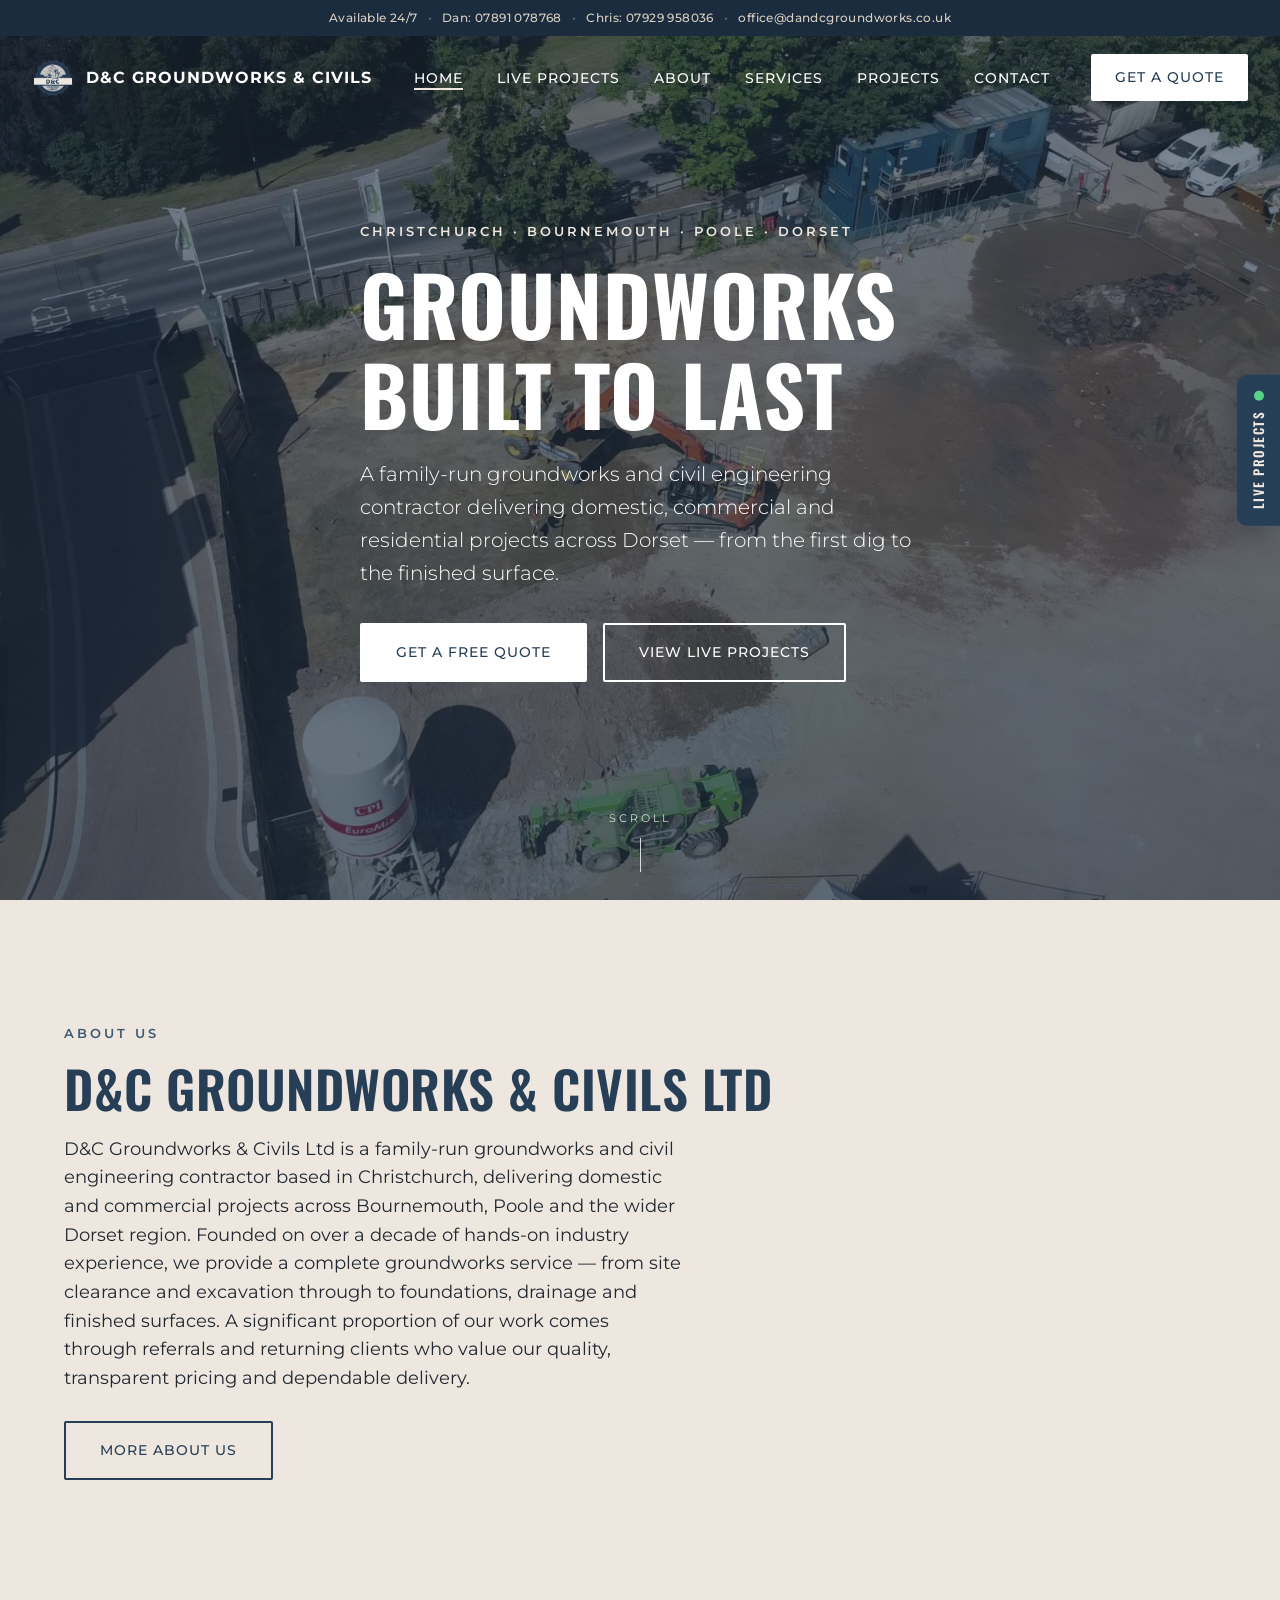
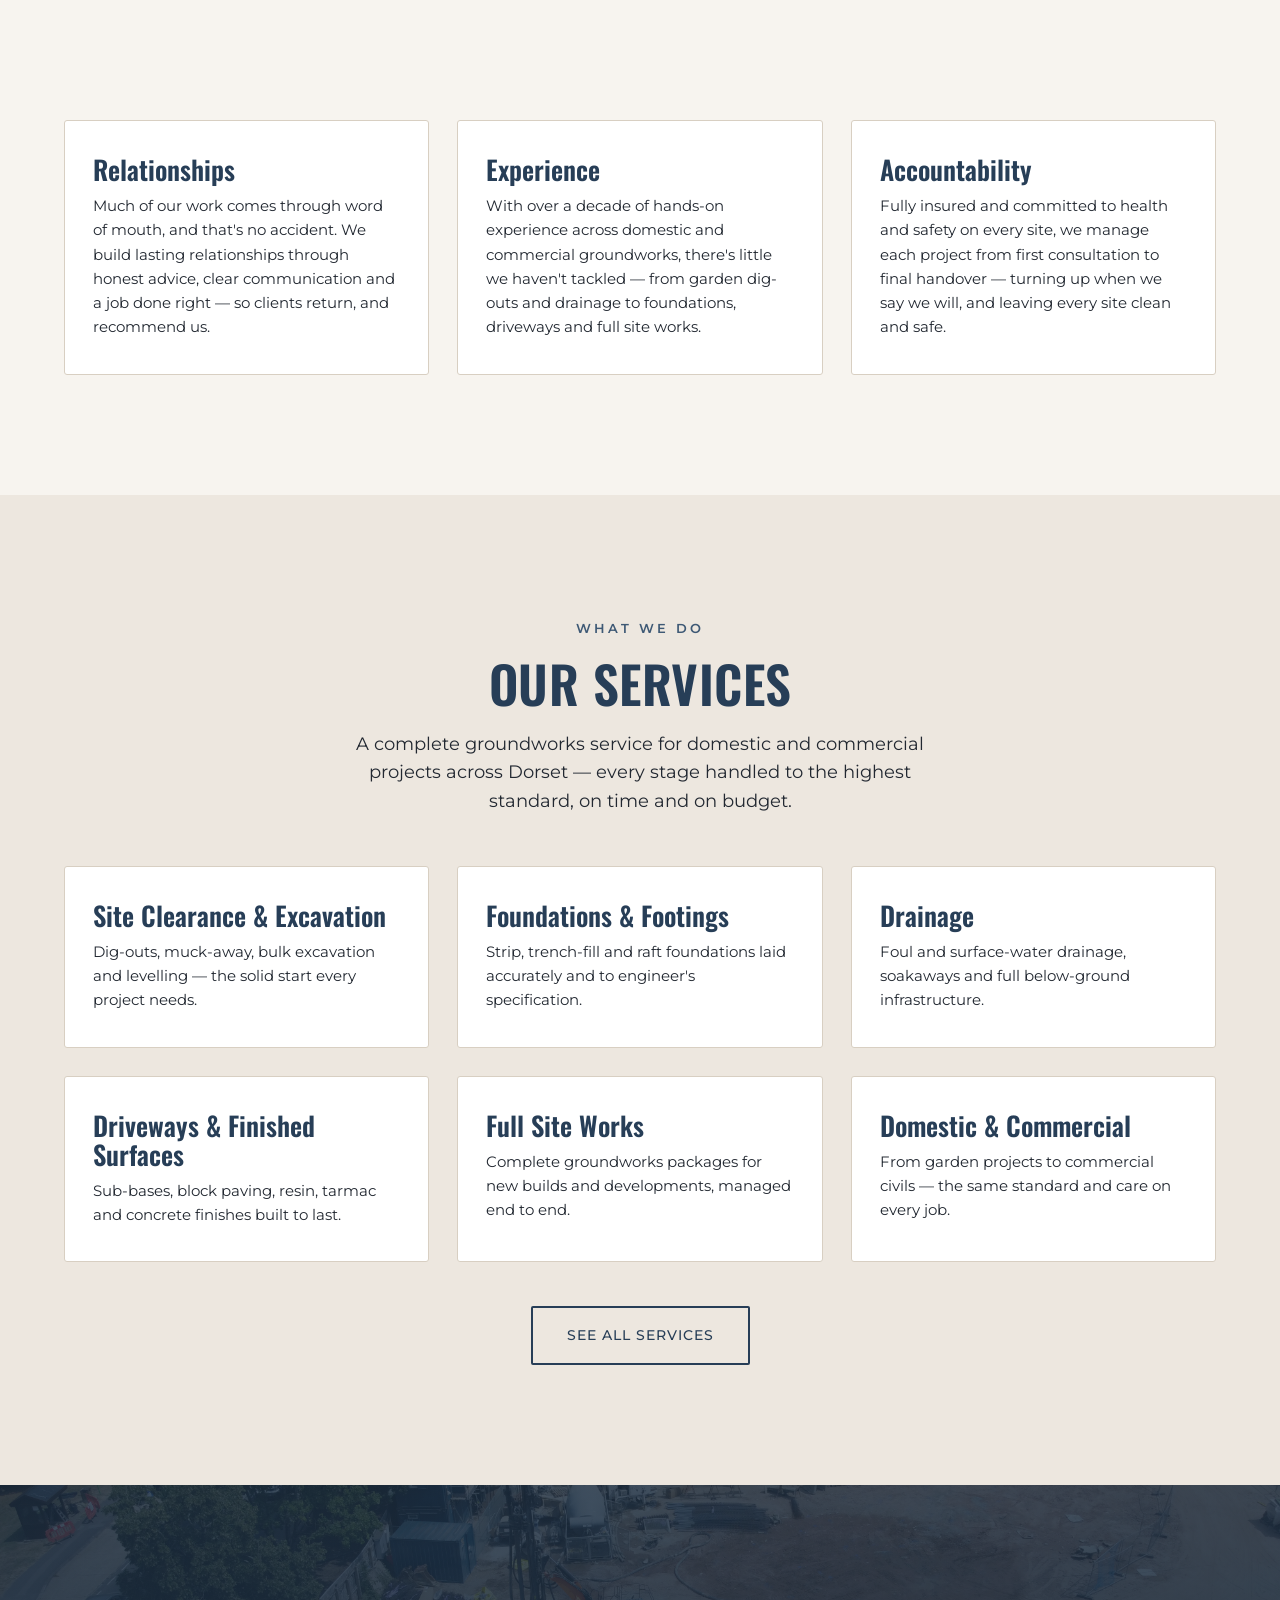
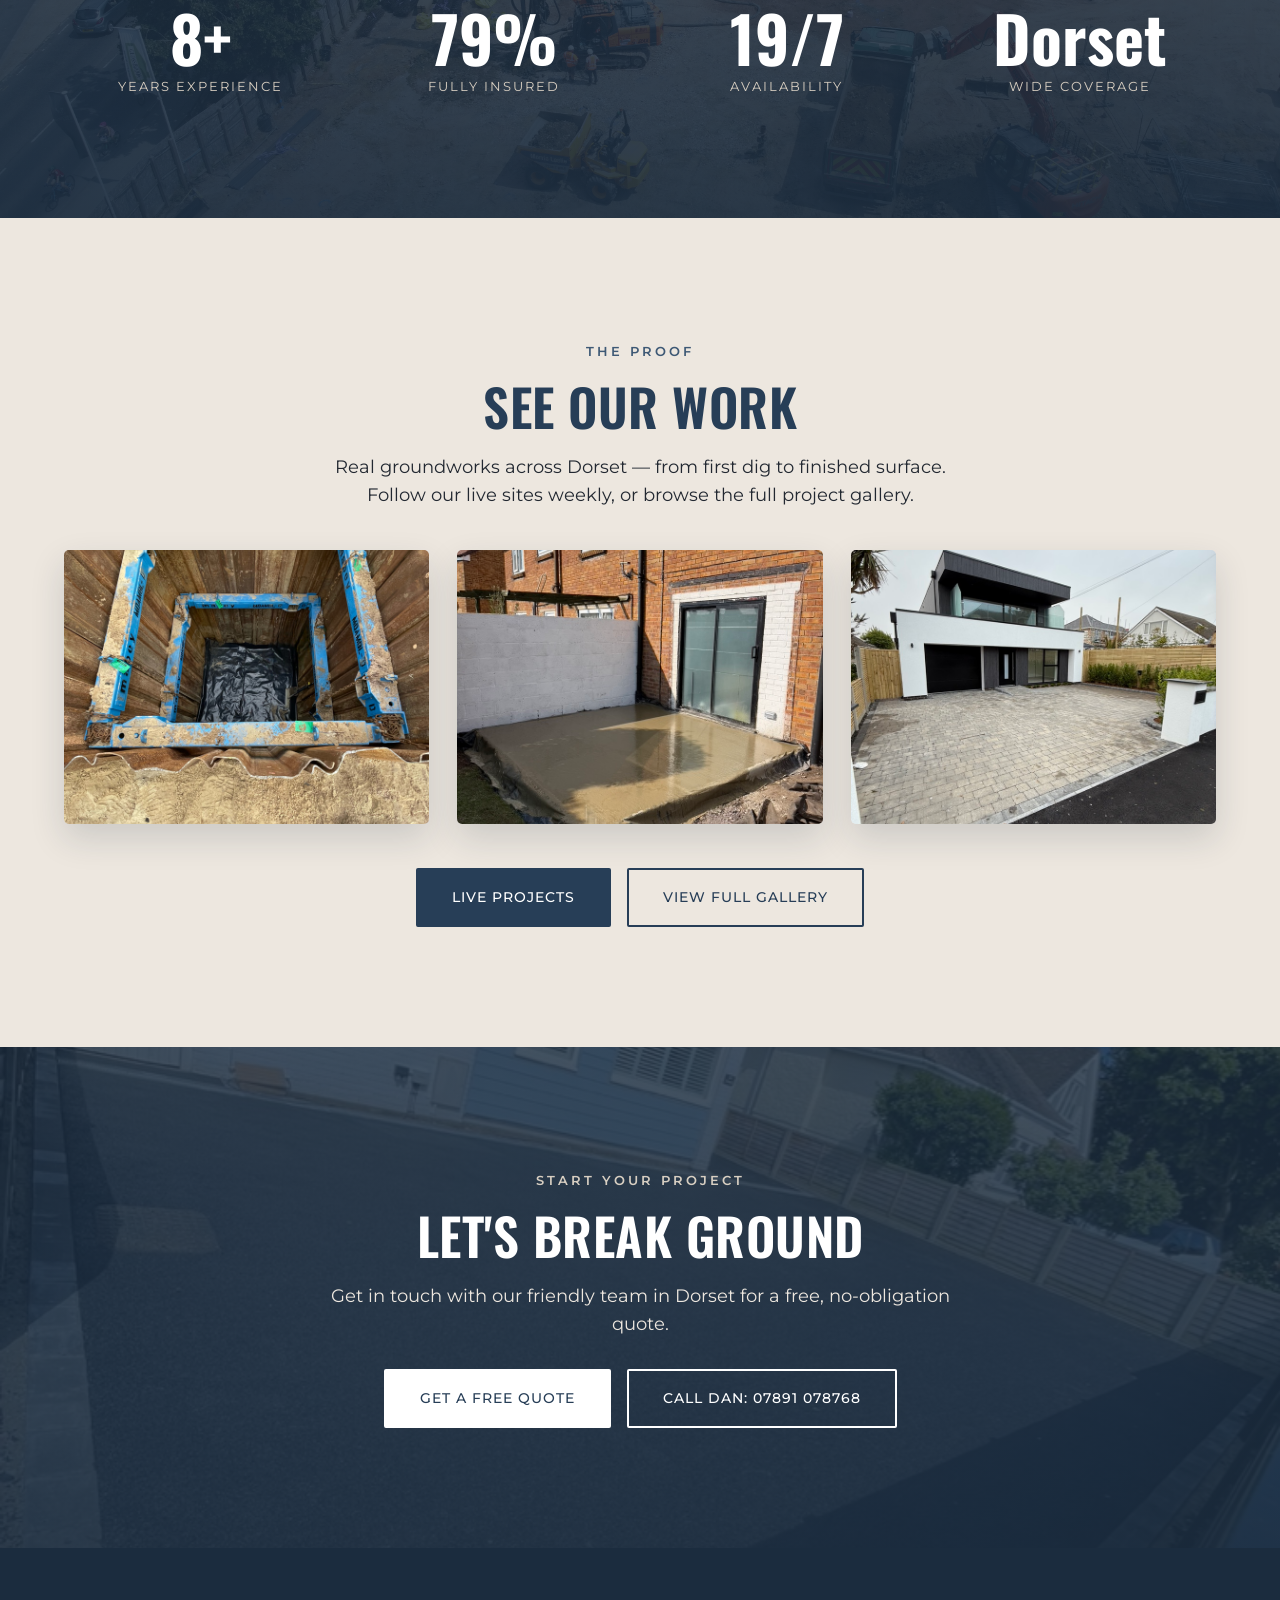
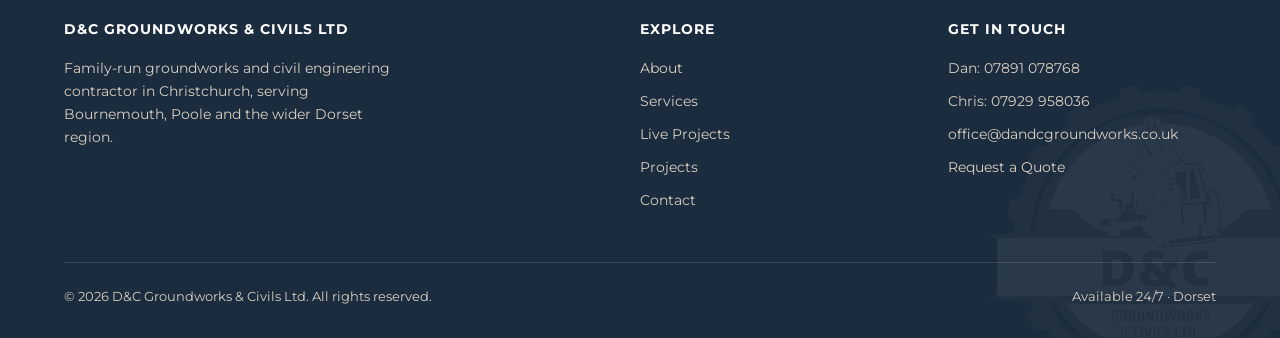
<file: index.html>
<!DOCTYPE html>
<html lang="en-GB">
<head>
  <meta charset="UTF-8">
  <meta name="viewport" content="width=device-width, initial-scale=1.0">
  <title>D&C Groundworks &amp; Civils Ltd | Groundworks in Bournemouth, Poole &amp; Dorset</title>
  <meta name="description" content="D&C Groundworks & Civils Ltd — family-run groundworks and civil engineering contractor in Christchurch, serving Bournemouth, Poole and the wider Dorset region. Domestic & commercial. Get a free quote.">
  <meta name="theme-color" content="#273E57">
  <link rel="canonical" href="https://dandcgroundworks.com/">
  <link rel="icon" type="image/png" href="assets/logo.png">
  <link rel="apple-touch-icon" href="assets/logo.png">
  <meta property="og:title" content="D&C Groundworks & Civils Ltd | Dorset Groundworks Contractor">
  <meta property="og:description" content="Family-run groundworks & civil engineering across Bournemouth, Poole and Dorset. Domestic & commercial.">
  <meta property="og:type" content="website">
  <meta property="og:url" content="https://dandcgroundworks.com/">
  <meta property="og:image" content="https://dandcgroundworks.com/assets/drone-hero.jpg">
  <meta property="og:site_name" content="D&C Groundworks & Civils Ltd">
  <meta property="og:locale" content="en_GB">
  <meta name="twitter:card" content="summary_large_image">
  <meta name="twitter:title" content="D&C Groundworks & Civils Ltd | Dorset Groundworks Contractor">
  <meta name="twitter:description" content="Family-run groundworks & civil engineering across Bournemouth, Poole and Dorset. Domestic & commercial.">
  <meta name="twitter:image" content="https://dandcgroundworks.com/assets/drone-hero.jpg">
  <meta name="geo.region" content="GB-DOR">
  <meta name="geo.placename" content="Christchurch, Dorset">
  <meta name="author" content="D&C Groundworks & Civils Ltd">
  <link rel="preconnect" href="https://fonts.googleapis.com">
  <link rel="preconnect" href="https://fonts.gstatic.com" crossorigin>
  <link href="https://fonts.googleapis.com/css2?family=Montserrat:wght@300;400;500;600;700&family=Oswald:wght@500;600;700&display=swap" rel="stylesheet">
  <link rel="stylesheet" href="css/style.css">
  <script type="application/ld+json">
  {
    "@context": "https://schema.org",
    "@type": "GeneralContractor",
    "@id": "https://dandcgroundworks.com/#business",
    "name": "D&C Groundworks & Civils Ltd",
    "image": "https://dandcgroundworks.com/assets/drone-hero.jpg",
    "logo": "https://dandcgroundworks.com/assets/logo.png",
    "url": "https://dandcgroundworks.com/",
    "email": "office@dandcgroundworks.co.uk",
    "telephone": "+447891078768",
    "priceRange": "££",
    "description": "Family-run groundworks and civil engineering contractor based in Christchurch, serving Bournemouth, Poole and the wider Dorset region. Domestic and commercial excavation, foundations, drainage, driveways and full site works.",
    "address": {
      "@type": "PostalAddress",
      "streetAddress": "42a Fairfield",
      "addressLocality": "Christchurch",
      "addressRegion": "Dorset",
      "postalCode": "BH23 1QX",
      "addressCountry": "GB"
    },
    "areaServed": [
      { "@type": "City", "name": "Bournemouth" },
      { "@type": "City", "name": "Poole" },
      { "@type": "City", "name": "Christchurch" },
      { "@type": "City", "name": "Ferndown" },
      { "@type": "City", "name": "Ringwood" },
      { "@type": "City", "name": "New Milton" },
      { "@type": "City", "name": "Highcliffe" },
      { "@type": "City", "name": "Wimborne Minster" },
      { "@type": "City", "name": "Salisbury" },
      { "@type": "AdministrativeArea", "name": "Dorset" },
      { "@type": "AdministrativeArea", "name": "Hampshire" }
    ],
    "openingHoursSpecification": {
      "@type": "OpeningHoursSpecification",
      "dayOfWeek": ["Monday","Tuesday","Wednesday","Thursday","Friday","Saturday","Sunday"],
      "opens": "00:00",
      "closes": "23:59"
    },
    "contactPoint": [
      { "@type": "ContactPoint", "contactType": "sales", "name": "Dan", "telephone": "+447891078768" },
      { "@type": "ContactPoint", "contactType": "sales", "name": "Chris", "telephone": "+447929958036" }
    ],
    "hasOfferCatalog": {
      "@type": "OfferCatalog",
      "name": "Groundworks & Civils Services",
      "itemListElement": [
        { "@type": "Offer", "itemOffered": { "@type": "Service", "name": "Commercial Groundworks & Civils" } },
        { "@type": "Offer", "itemOffered": { "@type": "Service", "name": "Excavation & Site Clearance" } },
        { "@type": "Offer", "itemOffered": { "@type": "Service", "name": "Foundations & Concreting" } },
        { "@type": "Offer", "itemOffered": { "@type": "Service", "name": "Drainage & Soakaways" } },
        { "@type": "Offer", "itemOffered": { "@type": "Service", "name": "Driveways & External Works" } }
      ]
    }
  }
  </script>
</head>
<body>

  <!-- Top contact bar -->
  <div class="topbar">
    <span>Available 24/7</span>
    <span class="topbar__sep">•</span>
    <a href="tel:07891078768">Dan: 07891 078768</a>
    <span class="topbar__sep">•</span>
    <a href="tel:07929958036">Chris: 07929 958036</a>
    <span class="topbar__sep">•</span>
    <a href="mailto:office@dandcgroundworks.co.uk">office@dandcgroundworks.co.uk</a>
  </div>

  <!-- NAV -->
  <nav class="nav" id="nav">
    <a href="index.html" class="nav__logo">
      <img src="assets/logo.png" alt="D&C Groundworks & Civils Ltd">
      <span>D&amp;C Groundworks &amp; Civils</span>
    </a>
    <ul class="nav__links" id="navLinks">
      <li><a href="index.html" class="active">Home</a></li>
      <li><a href="projects.html">Live Projects</a></li>
      <li><a href="about.html">About</a></li>
      <li><a href="services.html">Services</a></li>
      <li><a href="gallery.html">Projects</a></li>
      <li><a href="contact.html">Contact</a></li>
    </ul>
    <a href="contact.html" class="btn btn--light nav__cta">Get a Quote</a>
    <button class="nav__toggle" id="navToggle" aria-label="Menu"><span></span><span></span><span></span></button>
  </nav>

  <!-- HERO -->
  <header class="hero">
    <div class="hero__media" id="heroMedia" style="background:#1B2C3E url('assets/drone-hero.jpg') center/cover;">
      <video autoplay muted loop playsinline poster="assets/drone-hero.jpg" onerror="this.style.display='none'">
        <source src="assets/drone-hero.mp4" type="video/mp4">
      </video>
    </div>
    <div class="container hero__inner">
      <span class="eyebrow" style="color:#EDE7DF;">Christchurch &middot; Bournemouth &middot; Poole &middot; Dorset</span>
      <h1>Groundworks<br>Built to Last</h1>
      <p class="hero__sub">A family-run groundworks and civil engineering contractor delivering domestic, commercial and residential projects across Dorset — from the first dig to the finished surface.</p>
      <div class="hero__cta">
        <a href="contact.html" class="btn btn--light">Get a Free Quote</a>
        <a href="projects.html" class="btn btn--ghost" style="color:#fff;border-color:#fff;">View Live Projects</a>
      </div>
    </div>
    <div class="hero__scroll">Scroll</div>
  </header>

  <!-- ABOUT -->
  <section class="section section--beige">
    <div class="container reveal">
      <span class="eyebrow">About Us</span>
      <h2>D&amp;C Groundworks &amp; Civils Ltd</h2>
      <p class="lead" style="margin-top:18px;">D&amp;C Groundworks &amp; Civils Ltd is a family-run groundworks and civil engineering contractor based in Christchurch, delivering domestic and commercial projects across Bournemouth, Poole and the wider Dorset region. Founded on over a decade of hands-on industry experience, we provide a complete groundworks service — from site clearance and excavation through to foundations, drainage and finished surfaces. A significant proportion of our work comes through referrals and returning clients who value our quality, transparent pricing and dependable delivery.</p>
      <div style="margin-top:28px;"><a href="about.html" class="btn btn--ghost">More About Us</a></div>
    </div>
  </section>

  <!-- THREE PILLARS -->
  <section class="section section--offwhite">
    <div class="container">
      <div class="grid grid--3">
        <div class="card reveal">
          <h3>Relationships</h3>
          <p>Much of our work comes through word of mouth, and that's no accident. We build lasting relationships through honest advice, clear communication and a job done right — so clients return, and recommend us.</p>
        </div>
        <div class="card reveal">
          <h3>Experience</h3>
          <p>With over a decade of hands-on experience across domestic and commercial groundworks, there's little we haven't tackled — from garden dig-outs and drainage to foundations, driveways and full site works.</p>
        </div>
        <div class="card reveal">
          <h3>Accountability</h3>
          <p>Fully insured and committed to health and safety on every site, we manage each project from first consultation to final handover — turning up when we say we will, and leaving every site clean and safe.</p>
        </div>
      </div>
    </div>
  </section>

  <!-- SERVICES -->
  <section class="section section--beige">
    <div class="container">
      <div class="reveal" style="text-align:center;margin-bottom:50px;">
        <span class="eyebrow">What We Do</span>
        <h2>Our Services</h2>
        <p class="lead" style="margin:18px auto 0;">A complete groundworks service for domestic and commercial projects across Dorset — every stage handled to the highest standard, on time and on budget.</p>
      </div>
      <div class="grid grid--3">
        <div class="card reveal"><h3>Site Clearance &amp; Excavation</h3><p>Dig-outs, muck-away, bulk excavation and levelling — the solid start every project needs.</p></div>
        <div class="card reveal"><h3>Foundations &amp; Footings</h3><p>Strip, trench-fill and raft foundations laid accurately and to engineer's specification.</p></div>
        <div class="card reveal"><h3>Drainage</h3><p>Foul and surface-water drainage, soakaways and full below-ground infrastructure.</p></div>
        <div class="card reveal"><h3>Driveways &amp; Finished Surfaces</h3><p>Sub-bases, block paving, resin, tarmac and concrete finishes built to last.</p></div>
        <div class="card reveal"><h3>Full Site Works</h3><p>Complete groundworks packages for new builds and developments, managed end to end.</p></div>
        <div class="card reveal"><h3>Domestic &amp; Commercial</h3><p>From garden projects to commercial civils — the same standard and care on every job.</p></div>
      </div>
      <div class="reveal" style="text-align:center;margin-top:44px;"><a href="services.html" class="btn btn--ghost">See All Services</a></div>
    </div>
  </section>

  <!-- STATS -->
  <section class="section section--navy bg-blend">
    <div class="bg-blend__media"><img src="assets/home-stats.jpg" alt="" aria-hidden="true" onerror="this.parentElement.style.display='none'"></div>
    <div class="container">
      <div class="stats">
        <div class="reveal"><div class="stat__num"><span data-count="10">0</span>+</div><div class="stat__label">Years Experience</div></div>
        <div class="reveal"><div class="stat__num"><span data-count="100">0</span>%</div><div class="stat__label">Fully Insured</div></div>
        <div class="reveal"><div class="stat__num"><span data-count="24">0</span>/7</div><div class="stat__label">Availability</div></div>
        <div class="reveal"><div class="stat__num">Dorset</div><div class="stat__label">Wide Coverage</div></div>
      </div>
    </div>
  </section>

  <!-- PROJECTS TEASER -->
  <section class="section section--beige">
    <div class="container">
      <div class="reveal" style="text-align:center;margin-bottom:20px;">
        <span class="eyebrow">The Proof</span>
        <h2>See Our Work</h2>
        <p class="lead" style="margin:18px auto 0;">Real groundworks across Dorset — from first dig to finished surface. Follow our live sites weekly, or browse the full project gallery.</p>
      </div>
      <div class="grid grid--3 reveal" style="margin-top:40px;">
        <figure style="margin:0;border-radius:5px;overflow:hidden;aspect-ratio:4/3;box-shadow:0 14px 34px rgba(27,44,62,0.16);"><img src="assets/gallery/g10.jpg" alt="D&amp;C Groundworks project" style="width:100%;height:100%;object-fit:cover;" onerror="this.parentElement.style.display='none'"></figure>
        <figure style="margin:0;border-radius:5px;overflow:hidden;aspect-ratio:4/3;box-shadow:0 14px 34px rgba(27,44,62,0.16);"><img src="assets/gallery/g25.jpg" alt="D&amp;C Groundworks project" style="width:100%;height:100%;object-fit:cover;" onerror="this.parentElement.style.display='none'"></figure>
        <figure style="margin:0;border-radius:5px;overflow:hidden;aspect-ratio:4/3;box-shadow:0 14px 34px rgba(27,44,62,0.16);"><img src="assets/gallery/g40.jpg" alt="D&amp;C Groundworks project" style="width:100%;height:100%;object-fit:cover;" onerror="this.parentElement.style.display='none'"></figure>
      </div>
      <div class="reveal" style="text-align:center;margin-top:44px;display:flex;gap:16px;justify-content:center;flex-wrap:wrap;">
        <a href="projects.html" class="btn">Live Projects</a>
        <a href="gallery.html" class="btn btn--ghost">View Full Gallery</a>
      </div>
    </div>
  </section>

  <!-- CTA -->
  <section class="section section--navy bg-blend" style="text-align:center;">
    <div class="bg-blend__media"><img src="assets/gallery/g50.jpg" alt="" aria-hidden="true" onerror="this.parentElement.style.display='none'"></div>
    <div class="container reveal">
      <span class="eyebrow">Start Your Project</span>
      <h2>Let's Break Ground</h2>
      <p class="lead" style="margin:18px auto 30px;color:#EDE7DF;">Get in touch with our friendly team in Dorset for a free, no-obligation quote.</p>
      <div class="hero__cta" style="justify-content:center;">
        <a href="contact.html" class="btn btn--light">Get a Free Quote</a>
        <a href="tel:07891078768" class="btn btn--ghost" style="color:#fff;border-color:#fff;">Call Dan: 07891 078768</a>
      </div>
    </div>
  </section>

  <!-- FOOTER -->
  <footer class="footer">
    <div class="container">
      <div class="footer__grid">
        <div>
          <h4>D&amp;C Groundworks &amp; Civils Ltd</h4>
          <p style="color:var(--beige-dark);font-size:0.9rem;max-width:340px;">Family-run groundworks and civil engineering contractor in Christchurch, serving Bournemouth, Poole and the wider Dorset region.</p>
        </div>
        <div>
          <h4>Explore</h4>
          <a href="about.html">About</a>
          <a href="services.html">Services</a>
          <a href="projects.html">Live Projects</a>
          <a href="gallery.html">Projects</a>
          <a href="contact.html">Contact</a>
        </div>
        <div>
          <h4>Get In Touch</h4>
          <a href="tel:07891078768">Dan: 07891 078768</a>
          <a href="tel:07929958036">Chris: 07929 958036</a>
          <a href="mailto:office@dandcgroundworks.co.uk">office@dandcgroundworks.co.uk</a>
          <a href="contact.html">Request a Quote</a>
        </div>
      </div>
      <div class="footer__bottom">
        <span>&copy; 2026 D&amp;C Groundworks &amp; Civils Ltd. All rights reserved.</span>
        <span>Available 24/7 &middot; Dorset</span>
      </div>
    </div>
  </footer>

  <a href="projects.html" class="live-tab" aria-label="See our live projects, updated weekly">
    <span class="live-tab__dot"></span>
    <span class="live-tab__text">Live Projects</span>
  </a>

  <script src="js/main.js"></script>
</body>
</html>
</file>
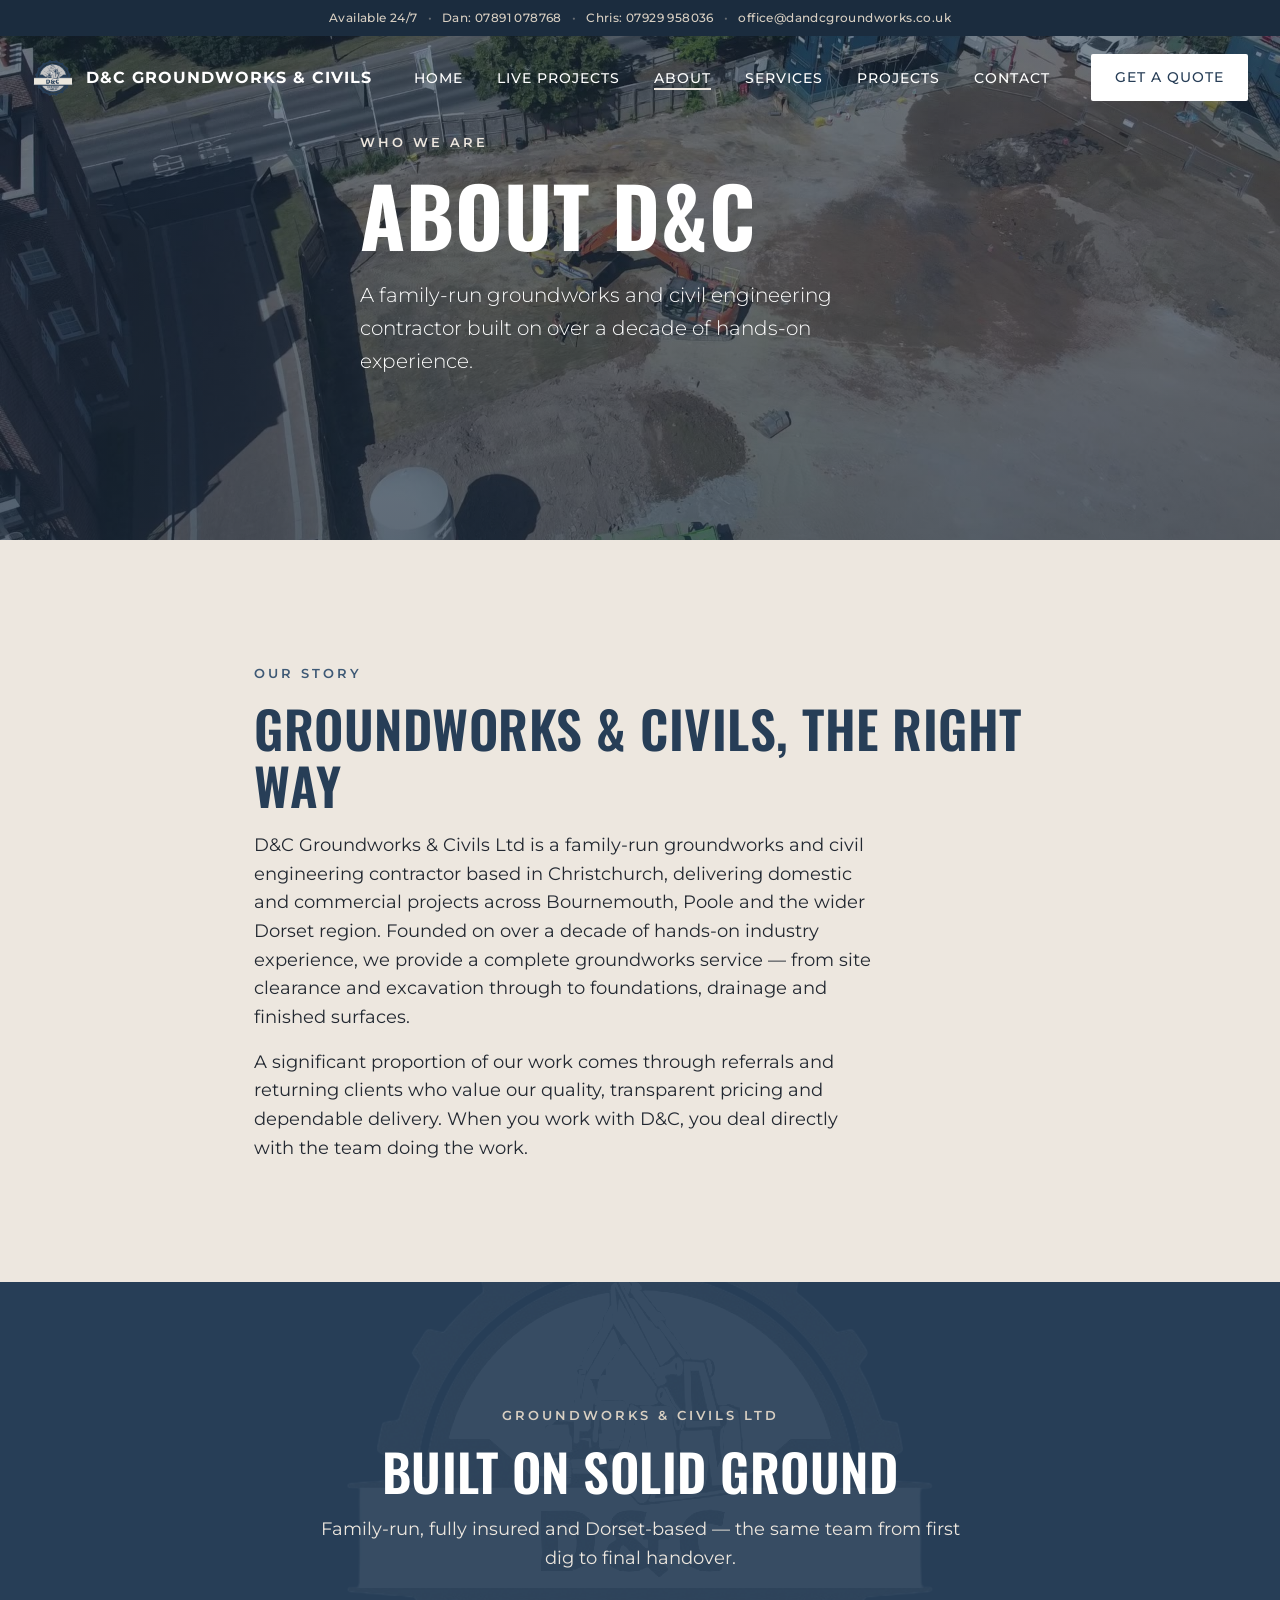
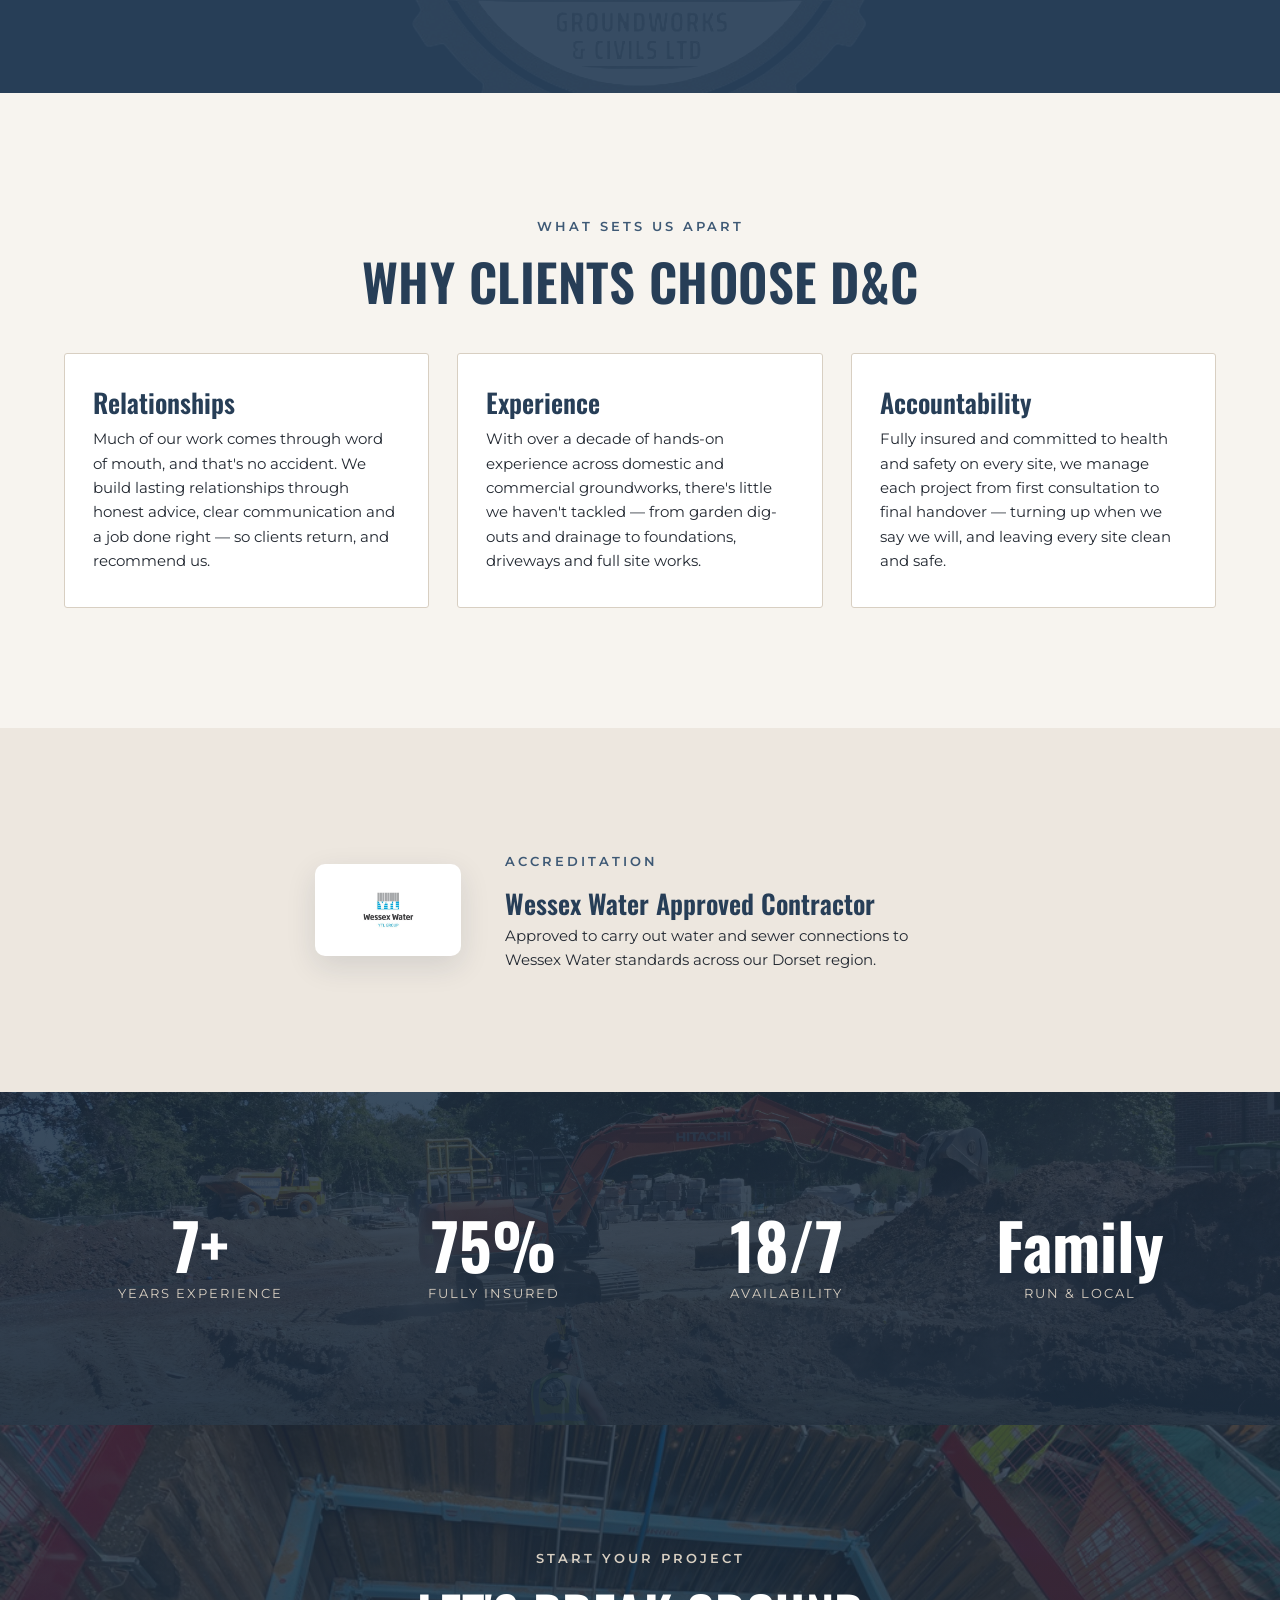
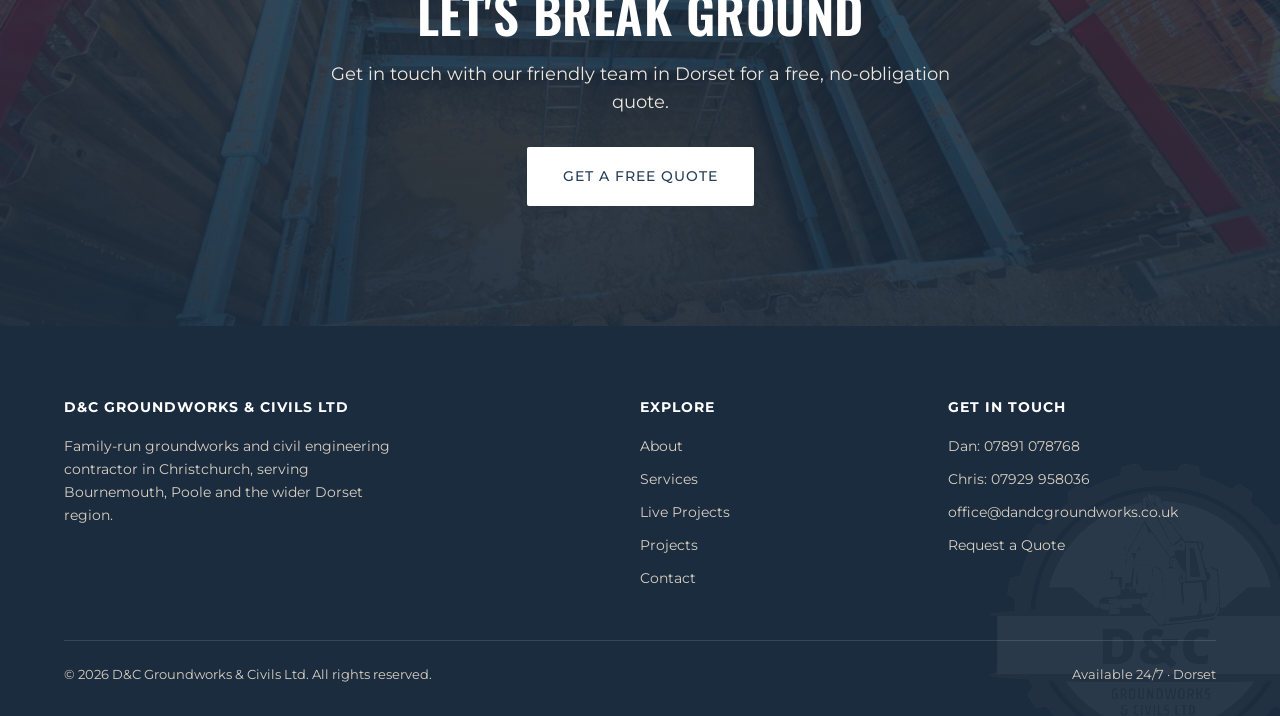
<file: about.html>
<!DOCTYPE html>
<html lang="en-GB">
<head>
  <meta charset="UTF-8">
  <meta name="viewport" content="width=device-width, initial-scale=1.0">
  <title>About Us | D&C Groundworks &amp; Civils Ltd — Family-Run Dorset Contractor</title>
  <meta name="description" content="D&C Groundworks & Civils Ltd is a family-run groundworks and civil engineering contractor in Christchurch with over a decade of experience across Bournemouth, Poole and Dorset.">
  <meta name="theme-color" content="#273E57">
  <link rel="canonical" href="https://dandcgroundworks.com/about.html">
  <link rel="icon" type="image/png" href="assets/logo.png">
  <link rel="apple-touch-icon" href="assets/logo.png">
  <meta property="og:title" content="About Us | D&C Groundworks & Civils Ltd">
  <meta property="og:description" content="Family-run groundworks contractor with over a decade of experience across Dorset.">
  <meta property="og:type" content="website">
  <meta property="og:url" content="https://dandcgroundworks.com/about.html">
  <meta property="og:image" content="https://dandcgroundworks.com/assets/drone-hero.jpg">
  <link rel="preconnect" href="https://fonts.googleapis.com">
  <link rel="preconnect" href="https://fonts.gstatic.com" crossorigin>
  <link href="https://fonts.googleapis.com/css2?family=Montserrat:wght@300;400;500;600;700&family=Oswald:wght@500;600;700&display=swap" rel="stylesheet">
  <link rel="stylesheet" href="css/style.css">
</head>
<body>

  <div class="topbar">
    <span>Available 24/7</span><span class="topbar__sep">•</span>
    <a href="tel:07891078768">Dan: 07891 078768</a><span class="topbar__sep">•</span>
    <a href="tel:07929958036">Chris: 07929 958036</a><span class="topbar__sep">•</span>
    <a href="mailto:office@dandcgroundworks.co.uk">office@dandcgroundworks.co.uk</a>
  </div>

  <nav class="nav scrolled" id="nav">
    <a href="index.html" class="nav__logo"><img src="assets/logo.png" alt="D&C Groundworks & Civils Ltd"><span>D&amp;C Groundworks &amp; Civils</span></a>
    <ul class="nav__links" id="navLinks">
      <li><a href="index.html">Home</a></li>
      <li><a href="projects.html">Live Projects</a></li>
      <li><a href="about.html" class="active">About</a></li>
      <li><a href="services.html">Services</a></li>
      <li><a href="gallery.html">Projects</a></li>
      <li><a href="contact.html">Contact</a></li>
    </ul>
    <a href="contact.html" class="btn btn--light nav__cta">Get a Quote</a>
    <button class="nav__toggle" id="navToggle" aria-label="Menu"><span></span><span></span><span></span></button>
  </nav>

  <header class="hero" style="min-height:60vh;">
    <div class="hero__media" style="background:#1B2C3E url('assets/drone-hero.jpg') center/cover;">
      <video autoplay muted loop playsinline poster="assets/drone-hero.jpg" onerror="this.style.display='none'"><source src="assets/drone-hero.mp4" type="video/mp4"></video>
    </div>
    <div class="container hero__inner">
      <span class="eyebrow" style="color:#EDE7DF;">Who We Are</span>
      <h1 style="color:#fff;">About D&amp;C</h1>
      <p class="hero__sub">A family-run groundworks and civil engineering contractor built on over a decade of hands-on experience.</p>
    </div>
  </header>

  <section class="section section--beige">
    <div class="container reveal" style="max-width:820px;">
      <span class="eyebrow">Our Story</span>
      <h2>Groundworks &amp; Civils, The Right Way</h2>
      <p class="lead" style="margin-top:18px;">D&amp;C Groundworks &amp; Civils Ltd is a family-run groundworks and civil engineering contractor based in Christchurch, delivering domestic and commercial projects across Bournemouth, Poole and the wider Dorset region. Founded on over a decade of hands-on industry experience, we provide a complete groundworks service — from site clearance and excavation through to foundations, drainage and finished surfaces.</p>
      <p class="lead" style="margin-top:16px;">A significant proportion of our work comes through referrals and returning clients who value our quality, transparent pricing and dependable delivery. When you work with D&amp;C, you deal directly with the team doing the work.</p>
    </div>
  </section>

  <section class="section section--navy brand-band">
    <div class="container reveal">
      <span class="eyebrow">Groundworks &amp; Civils Ltd</span>
      <h2>Built On Solid Ground</h2>
      <p class="lead">Family-run, fully insured and Dorset-based — the same team from first dig to final handover.</p>
    </div>
  </section>

  <section class="section section--offwhite">
    <div class="container">
      <div class="reveal" style="text-align:center;margin-bottom:44px;"><span class="eyebrow">What Sets Us Apart</span><h2>Why Clients Choose D&amp;C</h2></div>
      <div class="grid grid--3">
        <div class="card reveal"><h3>Relationships</h3><p>Much of our work comes through word of mouth, and that's no accident. We build lasting relationships through honest advice, clear communication and a job done right — so clients return, and recommend us.</p></div>
        <div class="card reveal"><h3>Experience</h3><p>With over a decade of hands-on experience across domestic and commercial groundworks, there's little we haven't tackled — from garden dig-outs and drainage to foundations, driveways and full site works.</p></div>
        <div class="card reveal"><h3>Accountability</h3><p>Fully insured and committed to health and safety on every site, we manage each project from first consultation to final handover — turning up when we say we will, and leaving every site clean and safe.</p></div>
      </div>
    </div>
  </section>

  <section class="section section--beige">
    <div class="container reveal">
      <div class="accred">
        <img class="accred__logo" src="assets/wessex-water.webp" alt="Wessex Water Approved Contractor"
             onerror="this.replaceWith(Object.assign(document.createElement('span'),{className:'accred__fallback',textContent:'Wessex Water Approved'}))">
        <div class="accred__text">
          <span class="eyebrow">Accreditation</span>
          <h3>Wessex Water Approved Contractor</h3>
          <p>Approved to carry out water and sewer connections to Wessex Water standards across our Dorset region.</p>
        </div>
      </div>
    </div>
  </section>

  <section class="section section--navy bg-blend">
    <div class="bg-blend__media"><img src="assets/about-groundworks.jpg" alt="" aria-hidden="true" onerror="this.parentElement.style.display='none'"></div>
    <div class="container">
      <div class="stats">
        <div class="reveal"><div class="stat__num"><span data-count="10">0</span>+</div><div class="stat__label">Years Experience</div></div>
        <div class="reveal"><div class="stat__num"><span data-count="100">0</span>%</div><div class="stat__label">Fully Insured</div></div>
        <div class="reveal"><div class="stat__num"><span data-count="24">0</span>/7</div><div class="stat__label">Availability</div></div>
        <div class="reveal"><div class="stat__num">Family</div><div class="stat__label">Run &amp; Local</div></div>
      </div>
    </div>
  </section>

  <section class="section section--navy bg-blend" style="text-align:center;">
    <div class="bg-blend__media"><img src="assets/gallery/g01.jpg" alt="" aria-hidden="true" onerror="this.parentElement.style.display='none'"></div>
    <div class="container reveal">
      <span class="eyebrow">Start Your Project</span>
      <h2>Let's Break Ground</h2>
      <p class="lead" style="margin:18px auto 30px;color:#EDE7DF;">Get in touch with our friendly team in Dorset for a free, no-obligation quote.</p>
      <a href="contact.html" class="btn btn--light">Get a Free Quote</a>
    </div>
  </section>

  <footer class="footer">
    <div class="container">
      <div class="footer__grid">
        <div><h4>D&amp;C Groundworks &amp; Civils Ltd</h4><p style="color:var(--beige-dark);font-size:0.9rem;max-width:340px;">Family-run groundworks and civil engineering contractor in Christchurch, serving Bournemouth, Poole and the wider Dorset region.</p></div>
        <div><h4>Explore</h4><a href="about.html">About</a><a href="services.html">Services</a><a href="projects.html">Live Projects</a><a href="gallery.html">Projects</a><a href="contact.html">Contact</a></div>
        <div><h4>Get In Touch</h4><a href="tel:07891078768">Dan: 07891 078768</a><a href="tel:07929958036">Chris: 07929 958036</a><a href="mailto:office@dandcgroundworks.co.uk">office@dandcgroundworks.co.uk</a><a href="contact.html">Request a Quote</a></div>
      </div>
      <div class="footer__bottom"><span>&copy; 2026 D&amp;C Groundworks &amp; Civils Ltd. All rights reserved.</span><span>Available 24/7 &middot; Dorset</span></div>
    </div>
  </footer>

  <script src="js/main.js"></script>
</body>
</html>
</file>
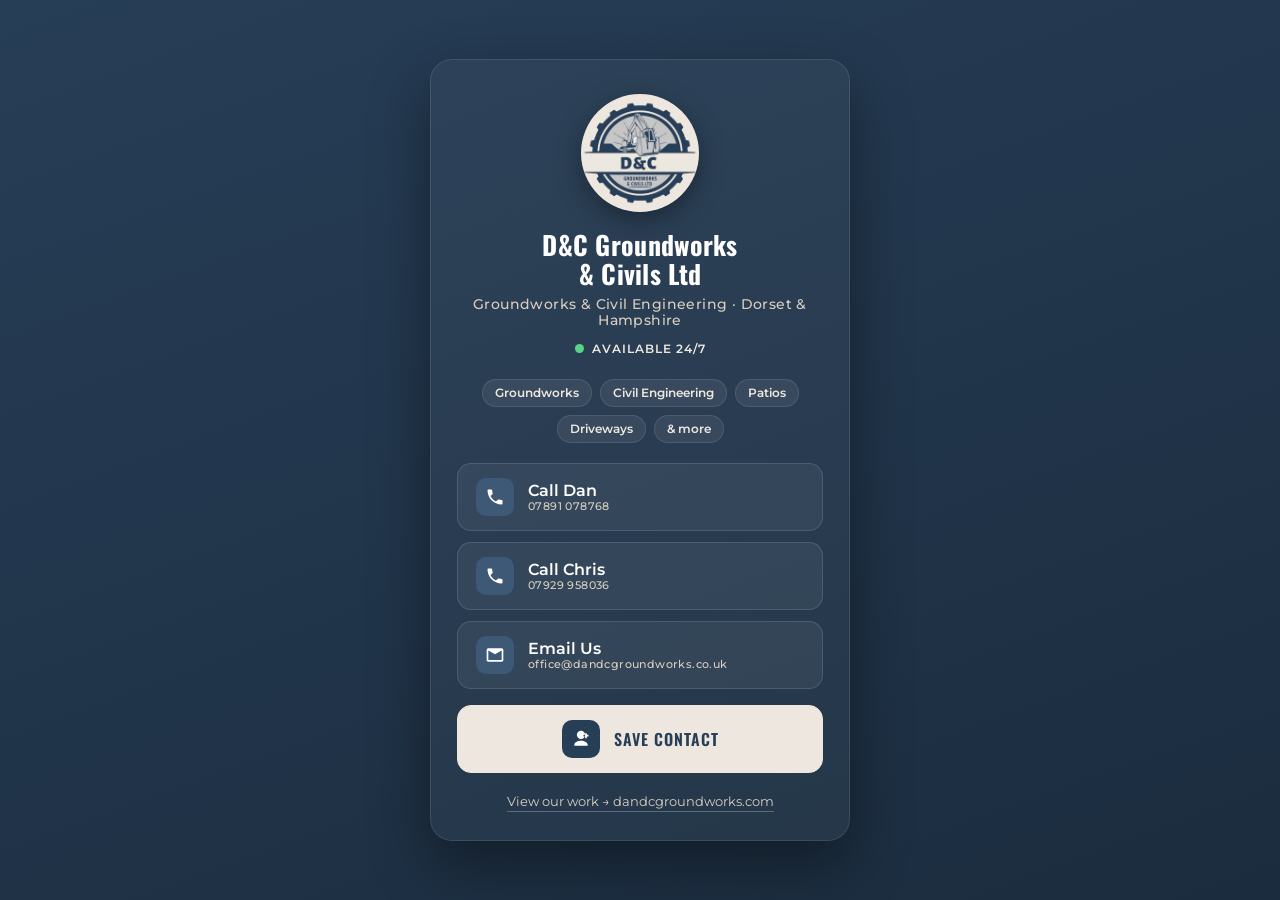
<file: card.html>
<!DOCTYPE html>
<html lang="en-GB">
<head>
  <meta charset="UTF-8">
  <meta name="viewport" content="width=device-width, initial-scale=1.0">
  <title>D&C Groundworks &amp; Civils Ltd — Digital Business Card</title>
  <meta name="description" content="D&C Groundworks & Civils Ltd — Groundworks, Civil Engineering, Patios & Driveways across Dorset & Hampshire. Tap to call, email or save our contact.">
  <meta name="theme-color" content="#273E57">
  <link rel="canonical" href="https://dandcgroundworks.com/card.html">
  <link rel="icon" type="image/png" href="assets/logo.png">
  <link rel="apple-touch-icon" href="assets/logo.png">
  <meta property="og:title" content="D&C Groundworks & Civils Ltd">
  <meta property="og:description" content="Groundworks & Civil Engineering — Dorset & Hampshire. Tap to call, email or save our contact.">
  <meta property="og:type" content="website">
  <meta property="og:url" content="https://dandcgroundworks.com/card.html">
  <meta property="og:image" content="https://dandcgroundworks.com/assets/logo.png">
  <link rel="preconnect" href="https://fonts.googleapis.com">
  <link rel="preconnect" href="https://fonts.gstatic.com" crossorigin>
  <link href="https://fonts.googleapis.com/css2?family=Montserrat:wght@400;500;600;700&family=Oswald:wght@500;600;700&display=swap" rel="stylesheet">
  <style>
    :root{
      --navy:#273E57; --navy-dark:#1B2C3E; --navy-light:#3E5975;
      --beige:#EDE7DF; --beige-dark:#D8CFC2; --offwhite:#F7F4EF;
      --font-head:'Oswald','Montserrat',sans-serif;
      --dot:#57d38a;
    }
    *{box-sizing:border-box;margin:0;padding:0}
    body{
      font-family:'Montserrat',-apple-system,BlinkMacSystemFont,'Segoe UI',sans-serif;
      color:#fff; min-height:100vh;
      background:linear-gradient(160deg,var(--navy) 0%,var(--navy-dark) 100%);
      display:flex; align-items:center; justify-content:center; padding:24px 16px;
    }
    .card{
      width:100%; max-width:420px; background:rgba(255,255,255,0.04);
      border:1px solid rgba(255,255,255,0.10); border-radius:22px;
      padding:34px 26px 28px; text-align:center;
      box-shadow:0 24px 60px rgba(0,0,0,0.4);
    }
    .logo{width:118px;height:118px;border-radius:50%;background:var(--beige);
      display:flex;align-items:center;justify-content:center;margin:0 auto 18px;
      box-shadow:0 8px 26px rgba(0,0,0,0.35)}
    .logo img{width:100%;height:100%;object-fit:contain;border-radius:50%}
    h1{font-family:var(--font-head);font-weight:700;font-size:1.62rem;line-height:1.12;letter-spacing:.3px}
    .tag{color:var(--beige-dark);font-size:.86rem;font-weight:500;margin-top:8px;letter-spacing:.4px}
    .avail{display:inline-flex;align-items:center;gap:8px;margin-top:14px;
      font-size:.74rem;font-weight:600;text-transform:uppercase;letter-spacing:1px;color:var(--beige)}
    .avail .d{width:9px;height:9px;border-radius:50%;background:var(--dot);
      box-shadow:0 0 0 0 rgba(87,211,138,.7);animation:pulse 2s infinite}
    @keyframes pulse{0%{box-shadow:0 0 0 0 rgba(87,211,138,.6)}70%{box-shadow:0 0 0 12px rgba(87,211,138,0)}100%{box-shadow:0 0 0 0 rgba(87,211,138,0)}}
    .services{display:flex;flex-wrap:wrap;gap:8px;justify-content:center;margin:22px 0 6px}
    .services span{font-size:.72rem;font-weight:600;color:var(--beige);
      background:rgba(255,255,255,0.07);border:1px solid rgba(255,255,255,0.10);
      padding:6px 12px;border-radius:999px}
    .actions{margin-top:20px;display:flex;flex-direction:column;gap:11px}
    .btn{display:flex;align-items:center;gap:14px;width:100%;text-decoration:none;
      padding:14px 18px;border-radius:14px;font-weight:600;font-size:1rem;color:#fff;
      background:rgba(255,255,255,0.06);border:1px solid rgba(255,255,255,0.12);
      transition:background .2s ease,transform .12s ease}
    .btn:active{transform:scale(.98)}
    .btn:hover{background:rgba(255,255,255,0.12)}
    .btn .ico{width:38px;height:38px;flex:0 0 38px;border-radius:10px;background:var(--navy-light);
      display:flex;align-items:center;justify-content:center}
    .btn .ico svg{width:20px;height:20px;fill:#fff}
    .btn .txt{text-align:left;line-height:1.2}
    .btn .txt small{display:block;font-size:.7rem;font-weight:500;color:var(--beige-dark);letter-spacing:.4px}
    .btn--save{background:var(--beige);color:var(--navy);border-color:var(--beige);justify-content:center;
      font-family:var(--font-head);text-transform:uppercase;letter-spacing:1px;margin-top:5px}
    .btn--save .ico{background:var(--navy)}
    .btn--save:hover{background:#fff}
    .web{display:inline-block;margin-top:20px;color:var(--beige-dark);font-size:.82rem;
      text-decoration:none;border-bottom:1px solid rgba(255,255,255,0.25);padding-bottom:2px}
    .web:hover{color:#fff}
  </style>
</head>
<body>
  <main class="card">
    <div class="logo"><img src="assets/logo.png" alt="D&C Groundworks & Civils Ltd"></div>
    <h1>D&amp;C Groundworks<br>&amp; Civils Ltd</h1>
    <p class="tag">Groundworks &amp; Civil Engineering &middot; Dorset &amp; Hampshire</p>
    <div class="avail"><span class="d"></span>Available 24/7</div>

    <div class="services">
      <span>Groundworks</span><span>Civil Engineering</span><span>Patios</span><span>Driveways</span><span>&amp; more</span>
    </div>

    <div class="actions">
      <a class="btn" href="tel:+447891078768">
        <span class="ico"><svg viewBox="0 0 24 24"><path d="M6.6 10.8c1.4 2.8 3.8 5.2 6.6 6.6l2.2-2.2c.3-.3.7-.4 1-.2 1.2.4 2.4.6 3.6.6.6 0 1 .4 1 1V20c0 .6-.4 1-1 1C10.6 21 3 13.4 3 4c0-.6.4-1 1-1h3.6c.6 0 1 .4 1 1 0 1.2.2 2.4.6 3.6.1.4 0 .8-.3 1L6.6 10.8z"/></svg></span>
        <span class="txt">Call Dan<small>07891 078768</small></span>
      </a>
      <a class="btn" href="tel:+447929958036">
        <span class="ico"><svg viewBox="0 0 24 24"><path d="M6.6 10.8c1.4 2.8 3.8 5.2 6.6 6.6l2.2-2.2c.3-.3.7-.4 1-.2 1.2.4 2.4.6 3.6.6.6 0 1 .4 1 1V20c0 .6-.4 1-1 1C10.6 21 3 13.4 3 4c0-.6.4-1 1-1h3.6c.6 0 1 .4 1 1 0 1.2.2 2.4.6 3.6.1.4 0 .8-.3 1L6.6 10.8z"/></svg></span>
        <span class="txt">Call Chris<small>07929 958036</small></span>
      </a>
      <a class="btn" href="mailto:office@dandcgroundworks.co.uk">
        <span class="ico"><svg viewBox="0 0 24 24"><path d="M4 4h16c1.1 0 2 .9 2 2v12c0 1.1-.9 2-2 2H4c-1.1 0-2-.9-2-2V6c0-1.1.9-2 2-2zm8 7L4 6.5V18h16V6.5L12 11z"/></svg></span>
        <span class="txt">Email Us<small>office@dandcgroundworks.co.uk</small></span>
      </a>
      <a class="btn btn--save" href="assets/dandc.vcf" download="D&C Groundworks.vcf">
        <span class="ico"><svg viewBox="0 0 24 24"><path d="M12 12a5 5 0 1 0 0-10 5 5 0 0 0 0 10zm0 2c-4.4 0-8 2.2-8 5v1h16v-1c0-2.8-3.6-5-8-5zm7-9v2h2v2h-2v2h-2V9h-2V7h2V5h2z"/></svg></span>
        Save Contact
      </a>
    </div>

    <a class="web" href="https://dandcgroundworks.com">View our work &rarr; dandcgroundworks.com</a>
  </main>
</body>
</html>
</file>
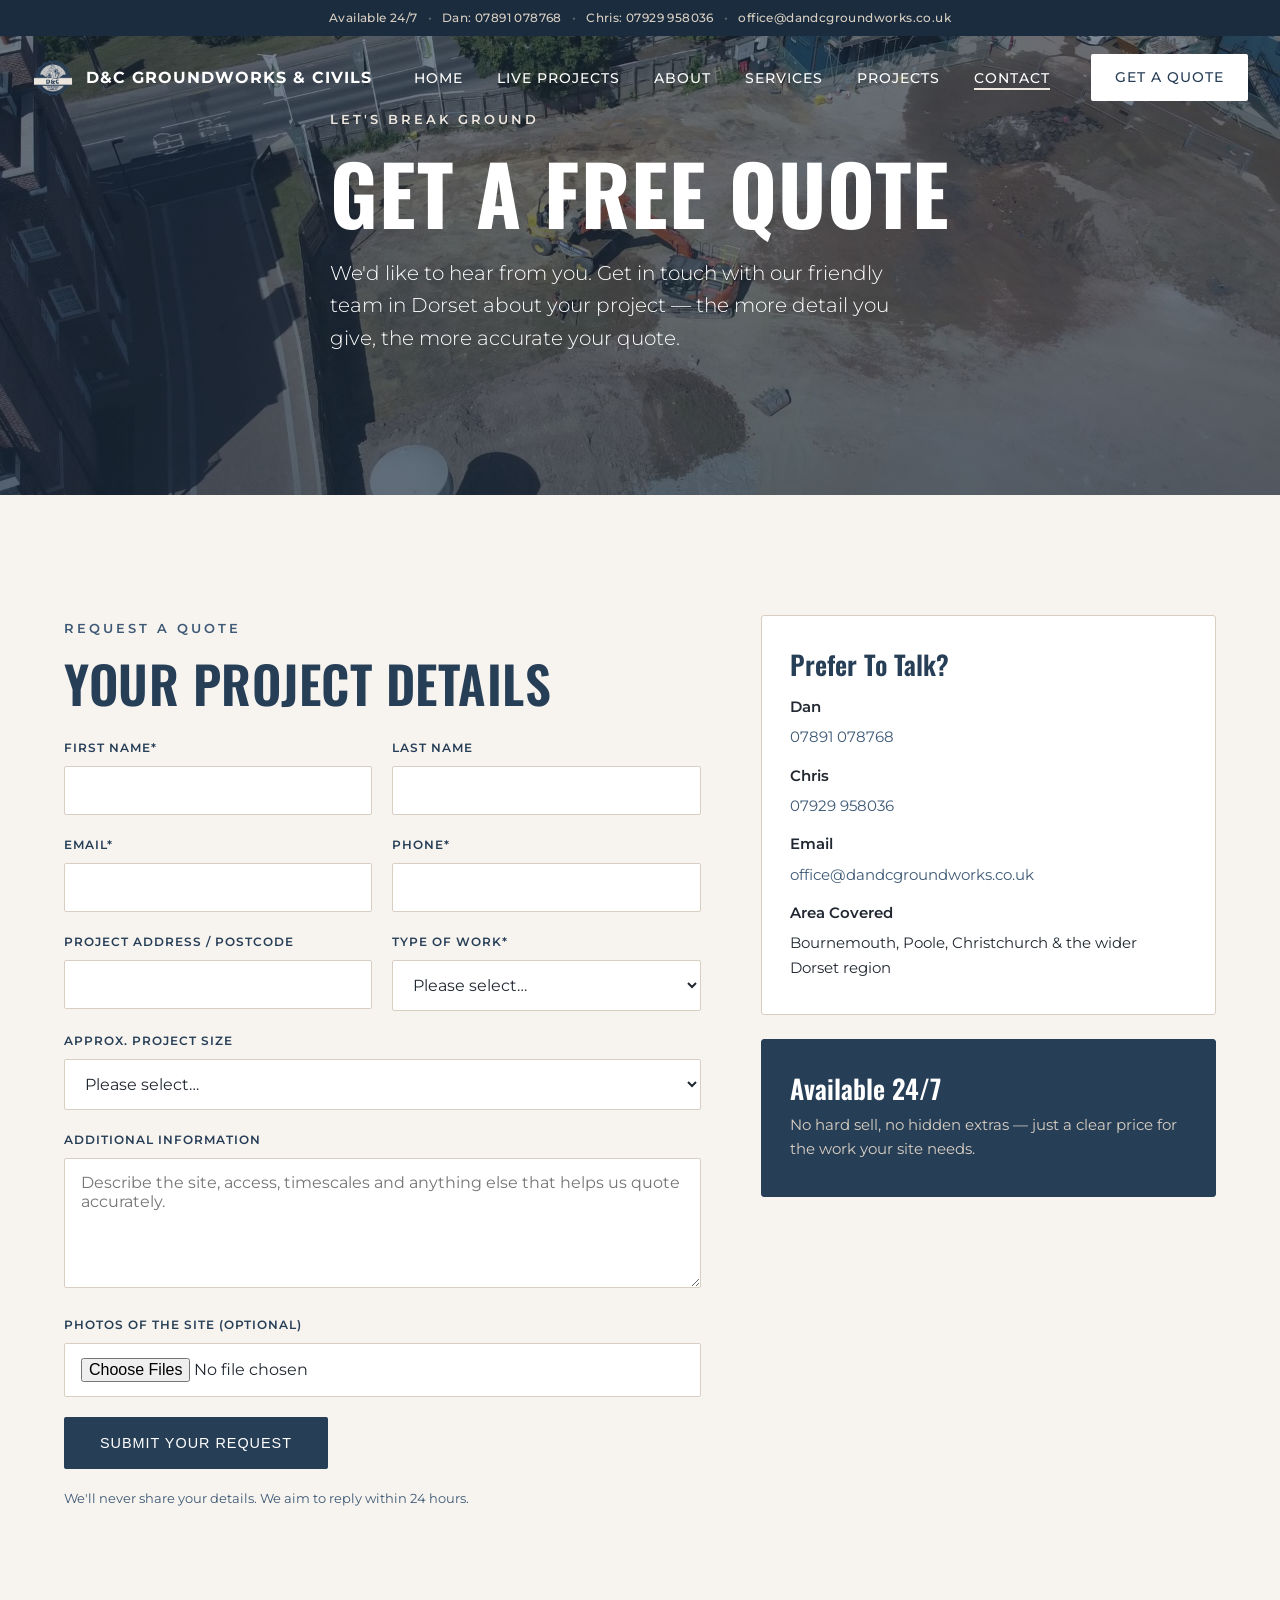
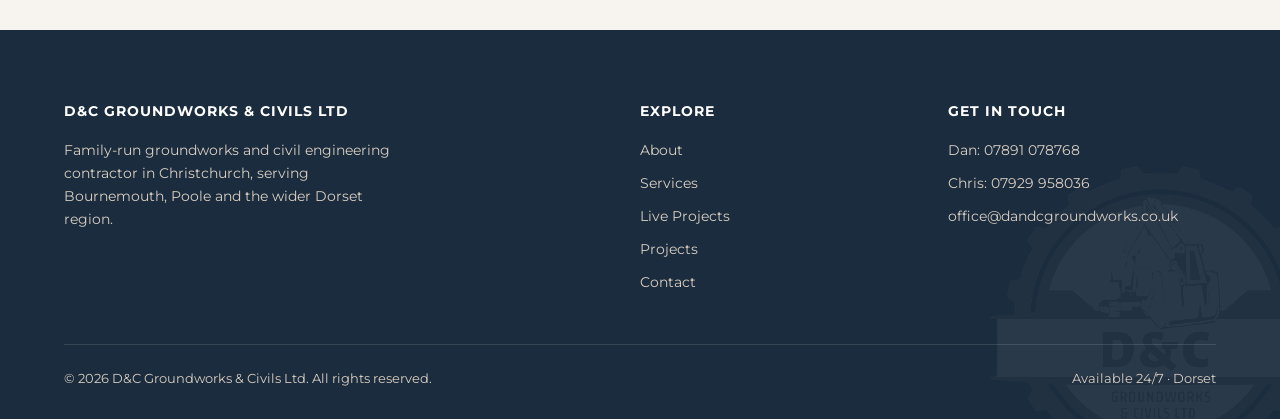
<file: contact.html>
<!DOCTYPE html>
<html lang="en-GB">
<head>
  <meta charset="UTF-8">
  <meta name="viewport" content="width=device-width, initial-scale=1.0">
  <title>Contact &amp; Free Quote | D&C Groundworks &amp; Civils Ltd — Dorset</title>
  <meta name="description" content="Get a free, no-obligation groundworks quote from D&C Groundworks & Civils Ltd. Available 24/7 across Bournemouth, Poole, Christchurch and Dorset. Call Dan or Chris today.">
  <meta name="theme-color" content="#273E57">
  <link rel="canonical" href="https://dandcgroundworks.com/contact.html">
  <link rel="icon" type="image/png" href="assets/logo.png">
  <link rel="apple-touch-icon" href="assets/logo.png">
  <meta property="og:title" content="Contact & Free Quote | D&C Groundworks & Civils Ltd">
  <meta property="og:description" content="Free, no-obligation groundworks quotes across Dorset. Available 24/7.">
  <meta property="og:type" content="website">
  <meta property="og:url" content="https://dandcgroundworks.com/contact.html">
  <meta property="og:image" content="https://dandcgroundworks.com/assets/drone-hero.jpg">
  <link rel="preconnect" href="https://fonts.googleapis.com">
  <link rel="preconnect" href="https://fonts.gstatic.com" crossorigin>
  <link href="https://fonts.googleapis.com/css2?family=Montserrat:wght@300;400;500;600;700&family=Oswald:wght@500;600;700&display=swap" rel="stylesheet">
  <link rel="stylesheet" href="css/style.css">
</head>
<body>

  <div class="topbar">
    <span>Available 24/7</span><span class="topbar__sep">•</span>
    <a href="tel:07891078768">Dan: 07891 078768</a><span class="topbar__sep">•</span>
    <a href="tel:07929958036">Chris: 07929 958036</a><span class="topbar__sep">•</span>
    <a href="mailto:office@dandcgroundworks.co.uk">office@dandcgroundworks.co.uk</a>
  </div>

  <nav class="nav scrolled" id="nav">
    <a href="index.html" class="nav__logo"><img src="assets/logo.png" alt="D&C Groundworks & Civils Ltd"><span>D&amp;C Groundworks &amp; Civils</span></a>
    <ul class="nav__links" id="navLinks">
      <li><a href="index.html">Home</a></li>
      <li><a href="projects.html">Live Projects</a></li>
      <li><a href="about.html">About</a></li>
      <li><a href="services.html">Services</a></li>
      <li><a href="gallery.html">Projects</a></li>
      <li><a href="contact.html" class="active">Contact</a></li>
    </ul>
    <a href="#quote" class="btn btn--light nav__cta">Get a Quote</a>
    <button class="nav__toggle" id="navToggle" aria-label="Menu"><span></span><span></span><span></span></button>
  </nav>

  <header class="hero" style="min-height:55vh;">
    <div class="hero__media" style="background:#1B2C3E url('assets/drone-hero.jpg') center/cover;">
      <video autoplay muted loop playsinline poster="assets/drone-hero.jpg" onerror="this.style.display='none'"><source src="assets/drone-hero.mp4" type="video/mp4"></video>
    </div>
    <div class="container hero__inner">
      <span class="eyebrow" style="color:#EDE7DF;">Let's Break Ground</span>
      <h1 style="color:#fff;">Get a Free Quote</h1>
      <p class="hero__sub">We'd like to hear from you. Get in touch with our friendly team in Dorset about your project — the more detail you give, the more accurate your quote.</p>
    </div>
  </header>

  <section class="section section--offwhite" id="quote">
    <div class="container" style="display:grid;grid-template-columns:1.4fr 1fr;gap:60px;align-items:start;">
      <div class="reveal">
        <span class="eyebrow">Request a Quote</span>
        <h2 style="margin-bottom:26px;">Your Project Details</h2>

        <!-- At go-live, set the form action to your host's free form handler (Netlify Forms / Formspree). -->
        <form class="form" name="quote" method="POST" action="#" data-netlify="true">
          <input type="hidden" name="form-name" value="quote">
          <div class="form__row">
            <div class="field"><label>First Name*</label><input type="text" name="first-name" required></div>
            <div class="field"><label>Last Name</label><input type="text" name="last-name"></div>
          </div>
          <div class="form__row">
            <div class="field"><label>Email*</label><input type="email" name="email" required></div>
            <div class="field"><label>Phone*</label><input type="tel" name="phone" required></div>
          </div>
          <div class="form__row">
            <div class="field"><label>Project Address / Postcode</label><input type="text" name="address"></div>
            <div class="field">
              <label>Type of Work*</label>
              <select name="service" required>
                <option value="">Please select…</option>
                <option>Site Clearance &amp; Excavation</option>
                <option>Foundations &amp; Footings</option>
                <option>Drainage</option>
                <option>Driveways &amp; Finished Surfaces</option>
                <option>Retaining Structures</option>
                <option>Full Site Works</option>
                <option>Concreting</option>
                <option>Domestic / Garden Works</option>
                <option>Commercial Civils</option>
                <option>Other / Not Sure</option>
              </select>
            </div>
          </div>
          <div class="field">
            <label>Approx. Project Size</label>
            <select name="size">
              <option value="">Please select…</option>
              <option>Small (single job / under a week)</option>
              <option>Medium (1–3 weeks)</option>
              <option>Large (1 month+)</option>
              <option>Not sure yet</option>
            </select>
          </div>
          <div class="field"><label>Additional Information</label><textarea name="details" placeholder="Describe the site, access, timescales and anything else that helps us quote accurately."></textarea></div>
          <div class="field"><label>Photos of the Site (optional)</label><input type="file" name="photos" multiple accept="image/*"></div>
          <button type="submit" class="btn" style="justify-self:start;">Submit Your Request</button>
          <p style="font-size:0.8rem;color:var(--navy-light);">We'll never share your details. We aim to reply within 24 hours.</p>
        </form>
      </div>

      <aside class="reveal">
        <div class="card">
          <h3 style="margin-bottom:16px;">Prefer To Talk?</h3>
          <p style="margin-bottom:6px;font-weight:600;">Dan</p>
          <p style="margin-bottom:14px;"><a href="tel:07891078768" style="color:var(--navy-light);">07891 078768</a></p>
          <p style="margin-bottom:6px;font-weight:600;">Chris</p>
          <p style="margin-bottom:14px;"><a href="tel:07929958036" style="color:var(--navy-light);">07929 958036</a></p>
          <p style="margin-bottom:6px;font-weight:600;">Email</p>
          <p style="margin-bottom:14px;"><a href="mailto:office@dandcgroundworks.co.uk" style="color:var(--navy-light);">office@dandcgroundworks.co.uk</a></p>
          <p style="margin-bottom:6px;font-weight:600;">Area Covered</p>
          <p>Bournemouth, Poole, Christchurch &amp; the wider Dorset region</p>
        </div>
        <div class="card" style="margin-top:24px;background:var(--navy);color:#fff;border-color:var(--navy);">
          <h3 style="color:#fff;margin-bottom:10px;">Available 24/7</h3>
          <p style="color:var(--beige-dark);">No hard sell, no hidden extras — just a clear price for the work your site needs.</p>
        </div>
      </aside>
    </div>
  </section>

  <footer class="footer">
    <div class="container">
      <div class="footer__grid">
        <div><h4>D&amp;C Groundworks &amp; Civils Ltd</h4><p style="color:var(--beige-dark);font-size:0.9rem;max-width:340px;">Family-run groundworks and civil engineering contractor in Christchurch, serving Bournemouth, Poole and the wider Dorset region.</p></div>
        <div><h4>Explore</h4><a href="about.html">About</a><a href="services.html">Services</a><a href="projects.html">Live Projects</a><a href="gallery.html">Projects</a><a href="contact.html">Contact</a></div>
        <div><h4>Get In Touch</h4><a href="tel:07891078768">Dan: 07891 078768</a><a href="tel:07929958036">Chris: 07929 958036</a><a href="mailto:office@dandcgroundworks.co.uk">office@dandcgroundworks.co.uk</a></div>
      </div>
      <div class="footer__bottom"><span>&copy; 2026 D&amp;C Groundworks &amp; Civils Ltd. All rights reserved.</span><span>Available 24/7 &middot; Dorset</span></div>
    </div>
  </footer>

  <script src="js/main.js"></script>
</body>
</html>
</file>
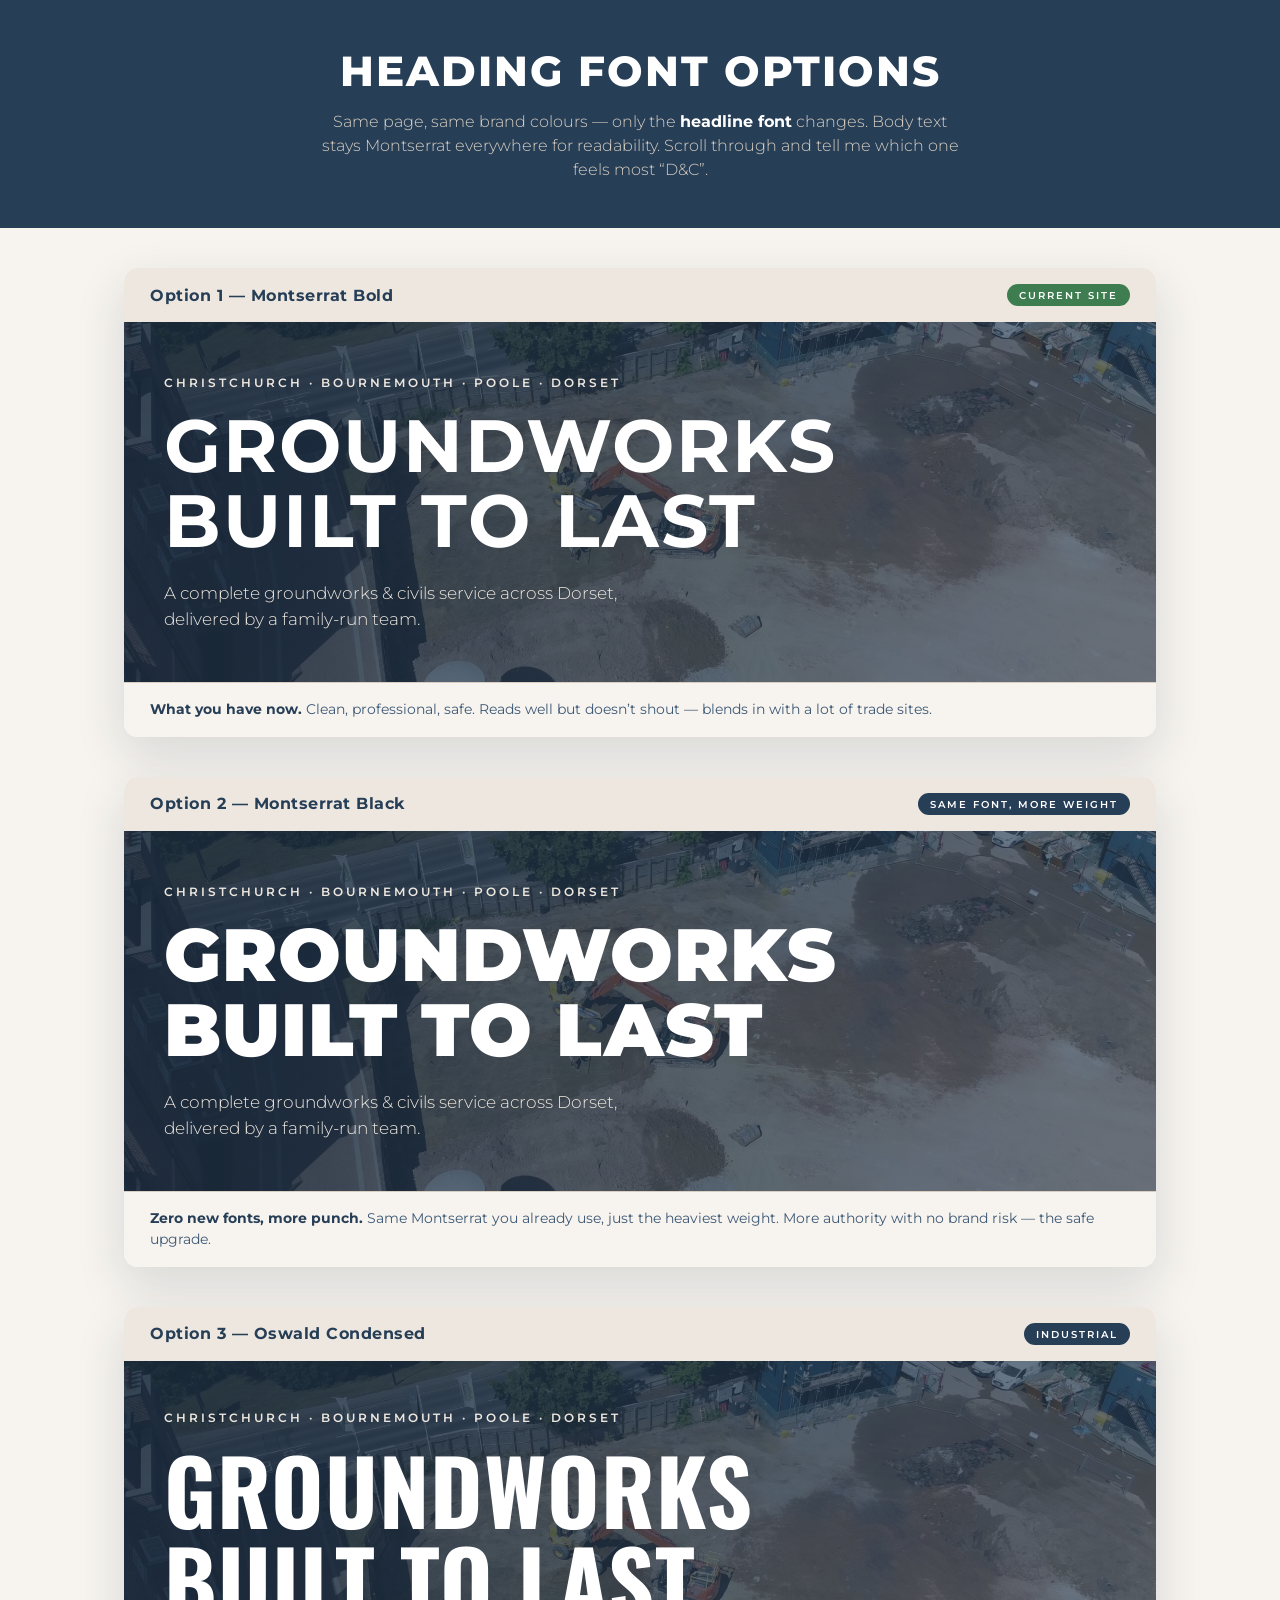
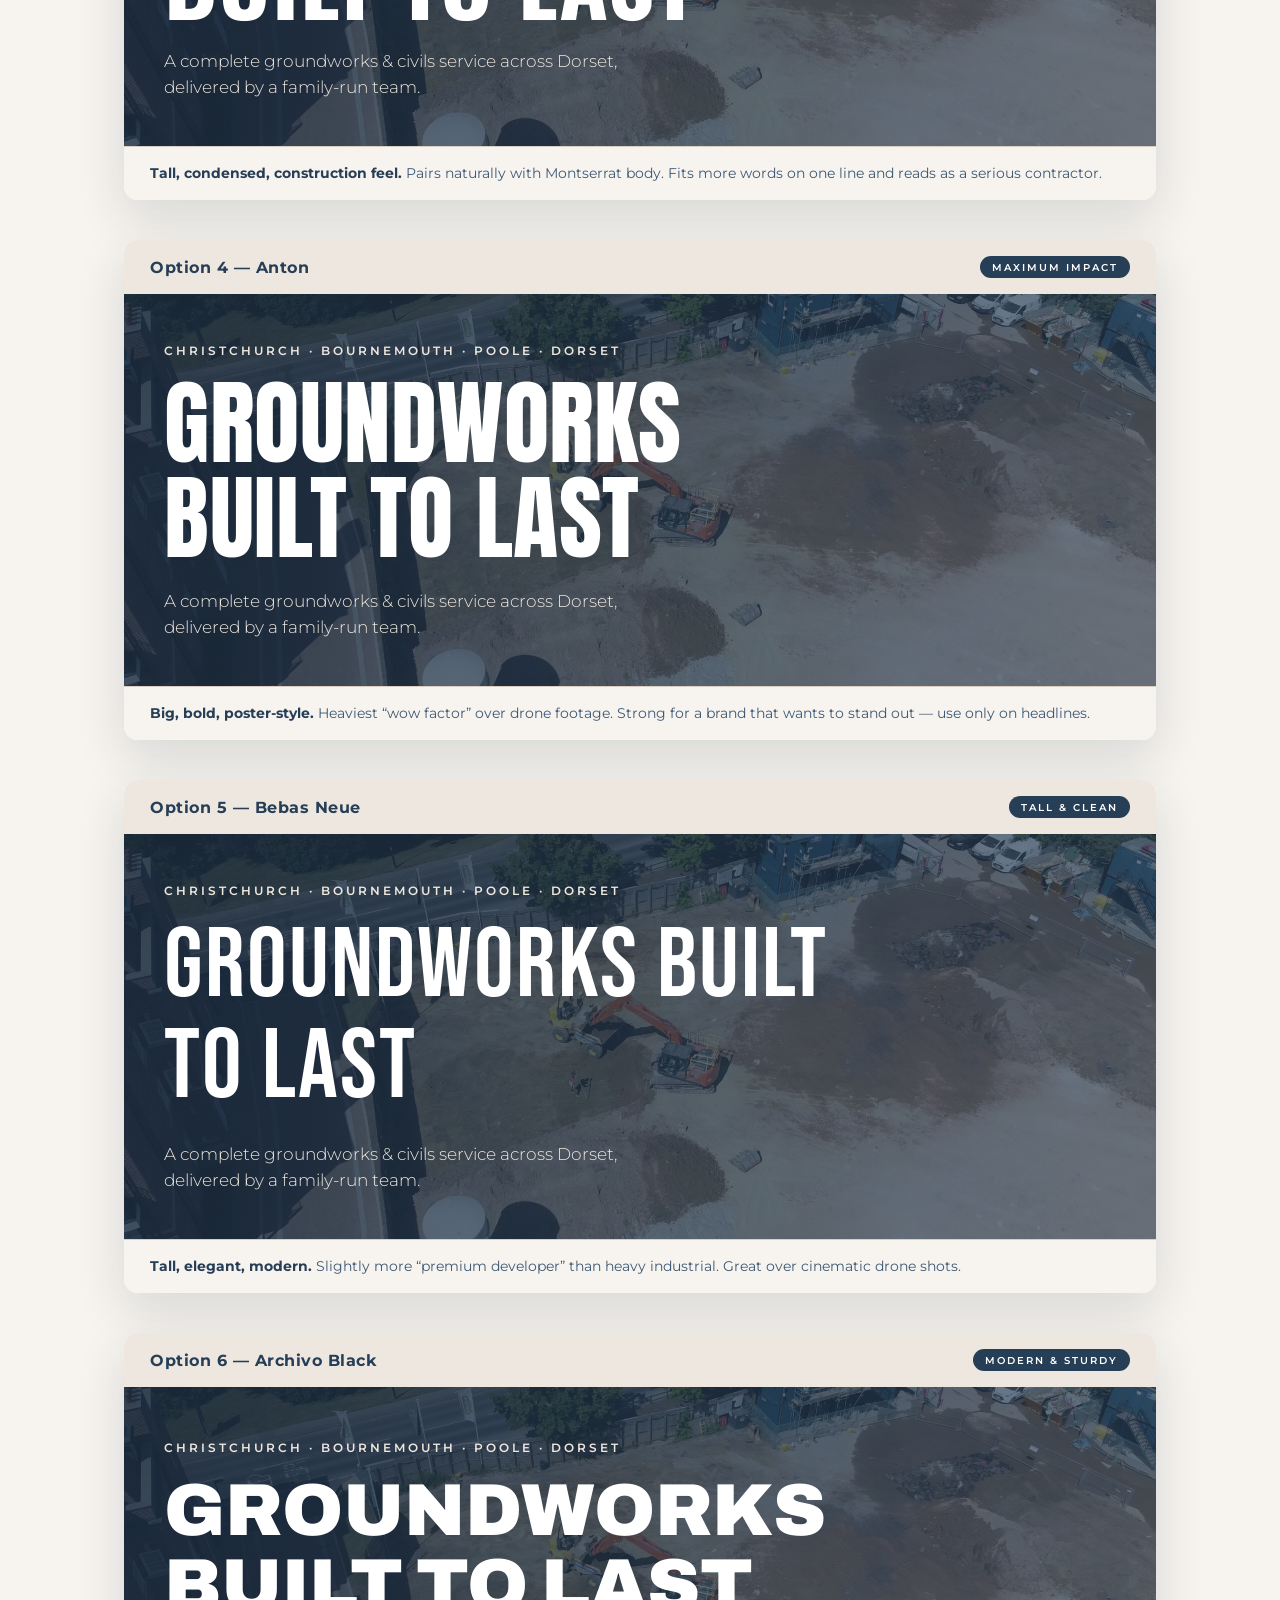
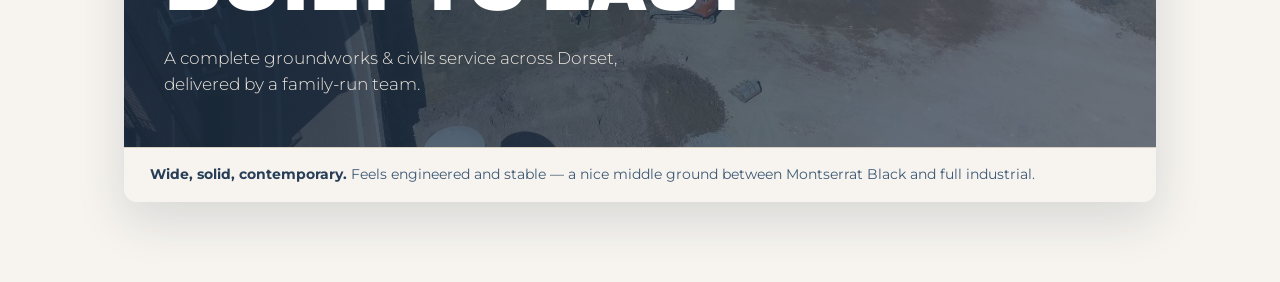
<file: font-lab.html>
<!DOCTYPE html>
<html lang="en-GB">
<head>
  <meta charset="UTF-8">
  <meta name="viewport" content="width=device-width, initial-scale=1.0">
  <title>Font Lab | D&amp;C Groundworks — Heading Options</title>
  <link rel="preconnect" href="https://fonts.googleapis.com">
  <link rel="preconnect" href="https://fonts.gstatic.com" crossorigin>
  <link href="https://fonts.googleapis.com/css2?family=Montserrat:wght@300;400;500;600;700;800;900&family=Oswald:wght@500;600;700&family=Anton&family=Bebas+Neue&family=Archivo:wght@700;800;900&display=swap" rel="stylesheet">
  <style>
    :root{
      --navy:#273E57; --navy-dark:#1B2C3E; --navy-light:#3E5975;
      --beige:#EDE7DF; --beige-dark:#D8CFC2; --offwhite:#F7F4EF; --white:#fff;
    }
    *{box-sizing:border-box;margin:0;padding:0;}
    body{font-family:'Montserrat',sans-serif;background:var(--offwhite);color:var(--navy);padding:0 0 80px;}
    .page-head{background:var(--navy);color:#fff;padding:46px 30px;text-align:center;}
    .page-head h1{font-weight:800;text-transform:uppercase;letter-spacing:2px;font-size:clamp(1.6rem,4vw,2.6rem);}
    .page-head p{color:var(--beige-dark);max-width:640px;margin:14px auto 0;font-weight:300;line-height:1.5;}
    .wrap{max-width:1080px;margin:0 auto;padding:0 24px;}
    .opt{margin-top:40px;border-radius:14px;overflow:hidden;box-shadow:0 18px 50px rgba(27,44,62,.14);background:var(--white);}
    .opt__tag{display:flex;justify-content:space-between;align-items:center;gap:16px;flex-wrap:wrap;padding:16px 26px;background:var(--beige);}
    .opt__tag b{font-size:.72rem;letter-spacing:3px;text-transform:uppercase;color:var(--navy-light);}
    .opt__tag .name{font-weight:700;letter-spacing:.5px;}
    .badge{font-size:.62rem;letter-spacing:2px;text-transform:uppercase;padding:5px 12px;border-radius:40px;background:var(--navy);color:#fff;font-weight:600;}
    .badge--current{background:#3E7D4F;}
    /* hero-style preview panel */
    .hero{position:relative;min-height:360px;display:flex;align-items:center;padding:46px 40px;
      background:linear-gradient(120deg,rgba(27,44,62,.86),rgba(39,62,87,.62)),url('assets/drone-hero.jpg') center/cover;}
    .hero__inner{max-width:720px;}
    .eyebrow{display:inline-block;font-size:.72rem;letter-spacing:3px;text-transform:uppercase;color:var(--beige);font-weight:600;margin-bottom:18px;}
    .hero__sub{color:#EDE7DF;font-weight:300;margin-top:22px;font-size:1.05rem;max-width:480px;line-height:1.55;}
    .headline{color:#fff;line-height:1.02;}

    /* --- The five heading treatments --- */
    /* 1. current */
    .f-current .headline{font-family:'Montserrat';font-weight:700;text-transform:uppercase;letter-spacing:2px;font-size:clamp(2.4rem,6vw,4.6rem);}
    /* 2. heavier montserrat */
    .f-heavy .headline{font-family:'Montserrat';font-weight:900;text-transform:uppercase;letter-spacing:1px;font-size:clamp(2.4rem,6vw,4.6rem);}
    /* 3. oswald condensed */
    .f-oswald .headline{font-family:'Oswald';font-weight:700;text-transform:uppercase;letter-spacing:1px;font-size:clamp(2.8rem,7.4vw,5.6rem);}
    /* 4. anton poster */
    .f-anton .headline{font-family:'Anton';font-weight:400;text-transform:uppercase;letter-spacing:.5px;font-size:clamp(2.9rem,7.6vw,5.8rem);}
    /* 5. bebas neue */
    .f-bebas .headline{font-family:'Bebas Neue';font-weight:400;text-transform:uppercase;letter-spacing:2px;font-size:clamp(3rem,8vw,6.2rem);}
    /* 6. archivo */
    .f-archivo .headline{font-family:'Archivo';font-weight:900;text-transform:uppercase;letter-spacing:0;font-size:clamp(2.4rem,6vw,4.6rem);}

    .note{padding:16px 26px;font-size:.9rem;color:var(--navy-light);line-height:1.5;background:var(--offwhite);border-top:1px solid var(--beige-dark);}
    .note b{color:var(--navy);}
  </style>
</head>
<body>

  <div class="page-head">
    <h1>Heading Font Options</h1>
    <p>Same page, same brand colours &mdash; only the <b style="color:#fff;">headline font</b> changes. Body text stays Montserrat everywhere for readability. Scroll through and tell me which one feels most &ldquo;D&amp;C&rdquo;.</p>
  </div>

  <div class="wrap">

    <!-- 1 CURRENT -->
    <div class="opt f-current">
      <div class="opt__tag"><span class="name">Option 1 &mdash; Montserrat Bold</span><span class="badge badge--current">Current site</span></div>
      <div class="hero"><div class="hero__inner">
        <span class="eyebrow">Christchurch &middot; Bournemouth &middot; Poole &middot; Dorset</span>
        <div class="headline">Groundworks Built to Last</div>
        <p class="hero__sub">A complete groundworks &amp; civils service across Dorset, delivered by a family-run team.</p>
      </div></div>
      <div class="note"><b>What you have now.</b> Clean, professional, safe. Reads well but doesn&rsquo;t shout &mdash; blends in with a lot of trade sites.</div>
    </div>

    <!-- 2 HEAVY -->
    <div class="opt f-heavy">
      <div class="opt__tag"><span class="name">Option 2 &mdash; Montserrat Black</span><span class="badge">Same font, more weight</span></div>
      <div class="hero"><div class="hero__inner">
        <span class="eyebrow">Christchurch &middot; Bournemouth &middot; Poole &middot; Dorset</span>
        <div class="headline">Groundworks Built to Last</div>
        <p class="hero__sub">A complete groundworks &amp; civils service across Dorset, delivered by a family-run team.</p>
      </div></div>
      <div class="note"><b>Zero new fonts, more punch.</b> Same Montserrat you already use, just the heaviest weight. More authority with no brand risk &mdash; the safe upgrade.</div>
    </div>

    <!-- 3 OSWALD -->
    <div class="opt f-oswald">
      <div class="opt__tag"><span class="name">Option 3 &mdash; Oswald Condensed</span><span class="badge">Industrial</span></div>
      <div class="hero"><div class="hero__inner">
        <span class="eyebrow">Christchurch &middot; Bournemouth &middot; Poole &middot; Dorset</span>
        <div class="headline">Groundworks Built to Last</div>
        <p class="hero__sub">A complete groundworks &amp; civils service across Dorset, delivered by a family-run team.</p>
      </div></div>
      <div class="note"><b>Tall, condensed, construction feel.</b> Pairs naturally with Montserrat body. Fits more words on one line and reads as a serious contractor.</div>
    </div>

    <!-- 4 ANTON -->
    <div class="opt f-anton">
      <div class="opt__tag"><span class="name">Option 4 &mdash; Anton</span><span class="badge">Maximum impact</span></div>
      <div class="hero"><div class="hero__inner">
        <span class="eyebrow">Christchurch &middot; Bournemouth &middot; Poole &middot; Dorset</span>
        <div class="headline">Groundworks Built to Last</div>
        <p class="hero__sub">A complete groundworks &amp; civils service across Dorset, delivered by a family-run team.</p>
      </div></div>
      <div class="note"><b>Big, bold, poster-style.</b> Heaviest &ldquo;wow factor&rdquo; over drone footage. Strong for a brand that wants to stand out &mdash; use only on headlines.</div>
    </div>

    <!-- 5 BEBAS -->
    <div class="opt f-bebas">
      <div class="opt__tag"><span class="name">Option 5 &mdash; Bebas Neue</span><span class="badge">Tall &amp; clean</span></div>
      <div class="hero"><div class="hero__inner">
        <span class="eyebrow">Christchurch &middot; Bournemouth &middot; Poole &middot; Dorset</span>
        <div class="headline">Groundworks Built to Last</div>
        <p class="hero__sub">A complete groundworks &amp; civils service across Dorset, delivered by a family-run team.</p>
      </div></div>
      <div class="note"><b>Tall, elegant, modern.</b> Slightly more &ldquo;premium developer&rdquo; than heavy industrial. Great over cinematic drone shots.</div>
    </div>

    <!-- 6 ARCHIVO -->
    <div class="opt f-archivo">
      <div class="opt__tag"><span class="name">Option 6 &mdash; Archivo Black</span><span class="badge">Modern &amp; sturdy</span></div>
      <div class="hero"><div class="hero__inner">
        <span class="eyebrow">Christchurch &middot; Bournemouth &middot; Poole &middot; Dorset</span>
        <div class="headline">Groundworks Built to Last</div>
        <p class="hero__sub">A complete groundworks &amp; civils service across Dorset, delivered by a family-run team.</p>
      </div></div>
      <div class="note"><b>Wide, solid, contemporary.</b> Feels engineered and stable &mdash; a nice middle ground between Montserrat Black and full industrial.</div>
    </div>

  </div>
</body>
</html>
</file>
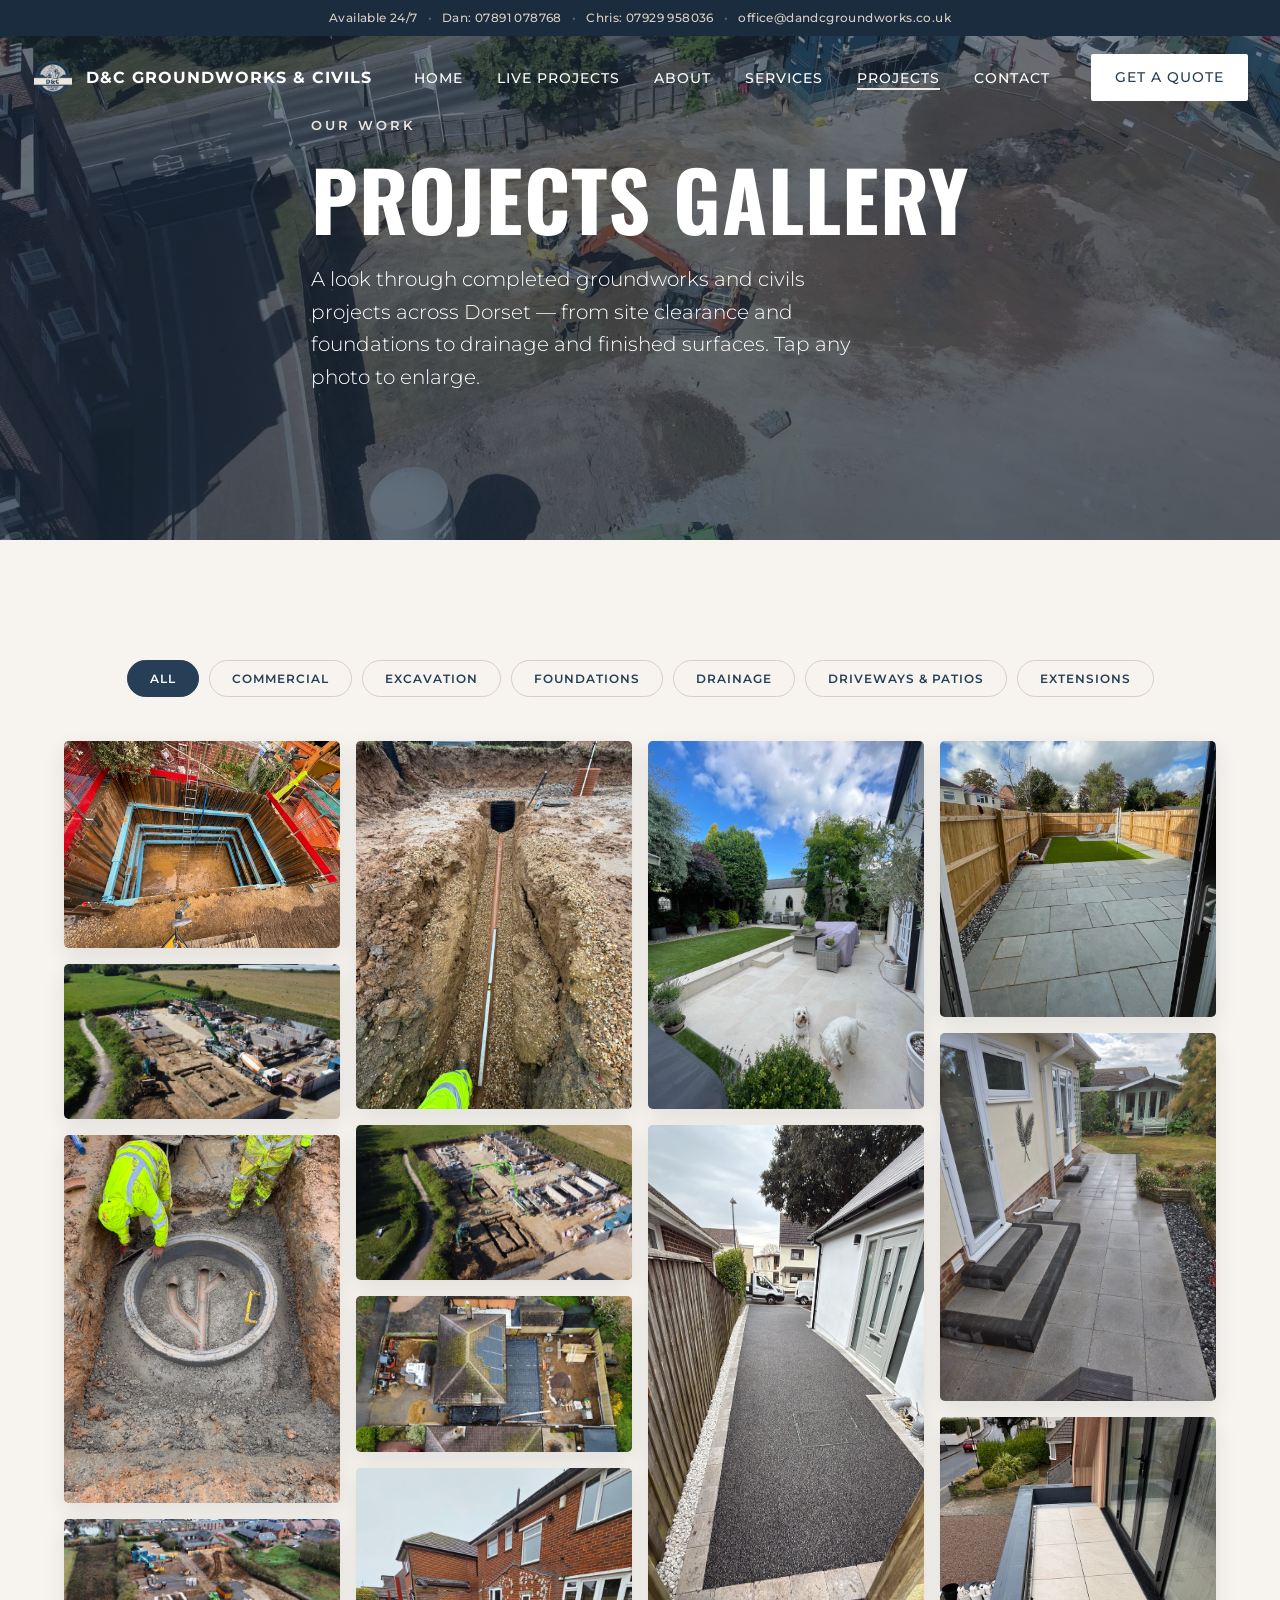
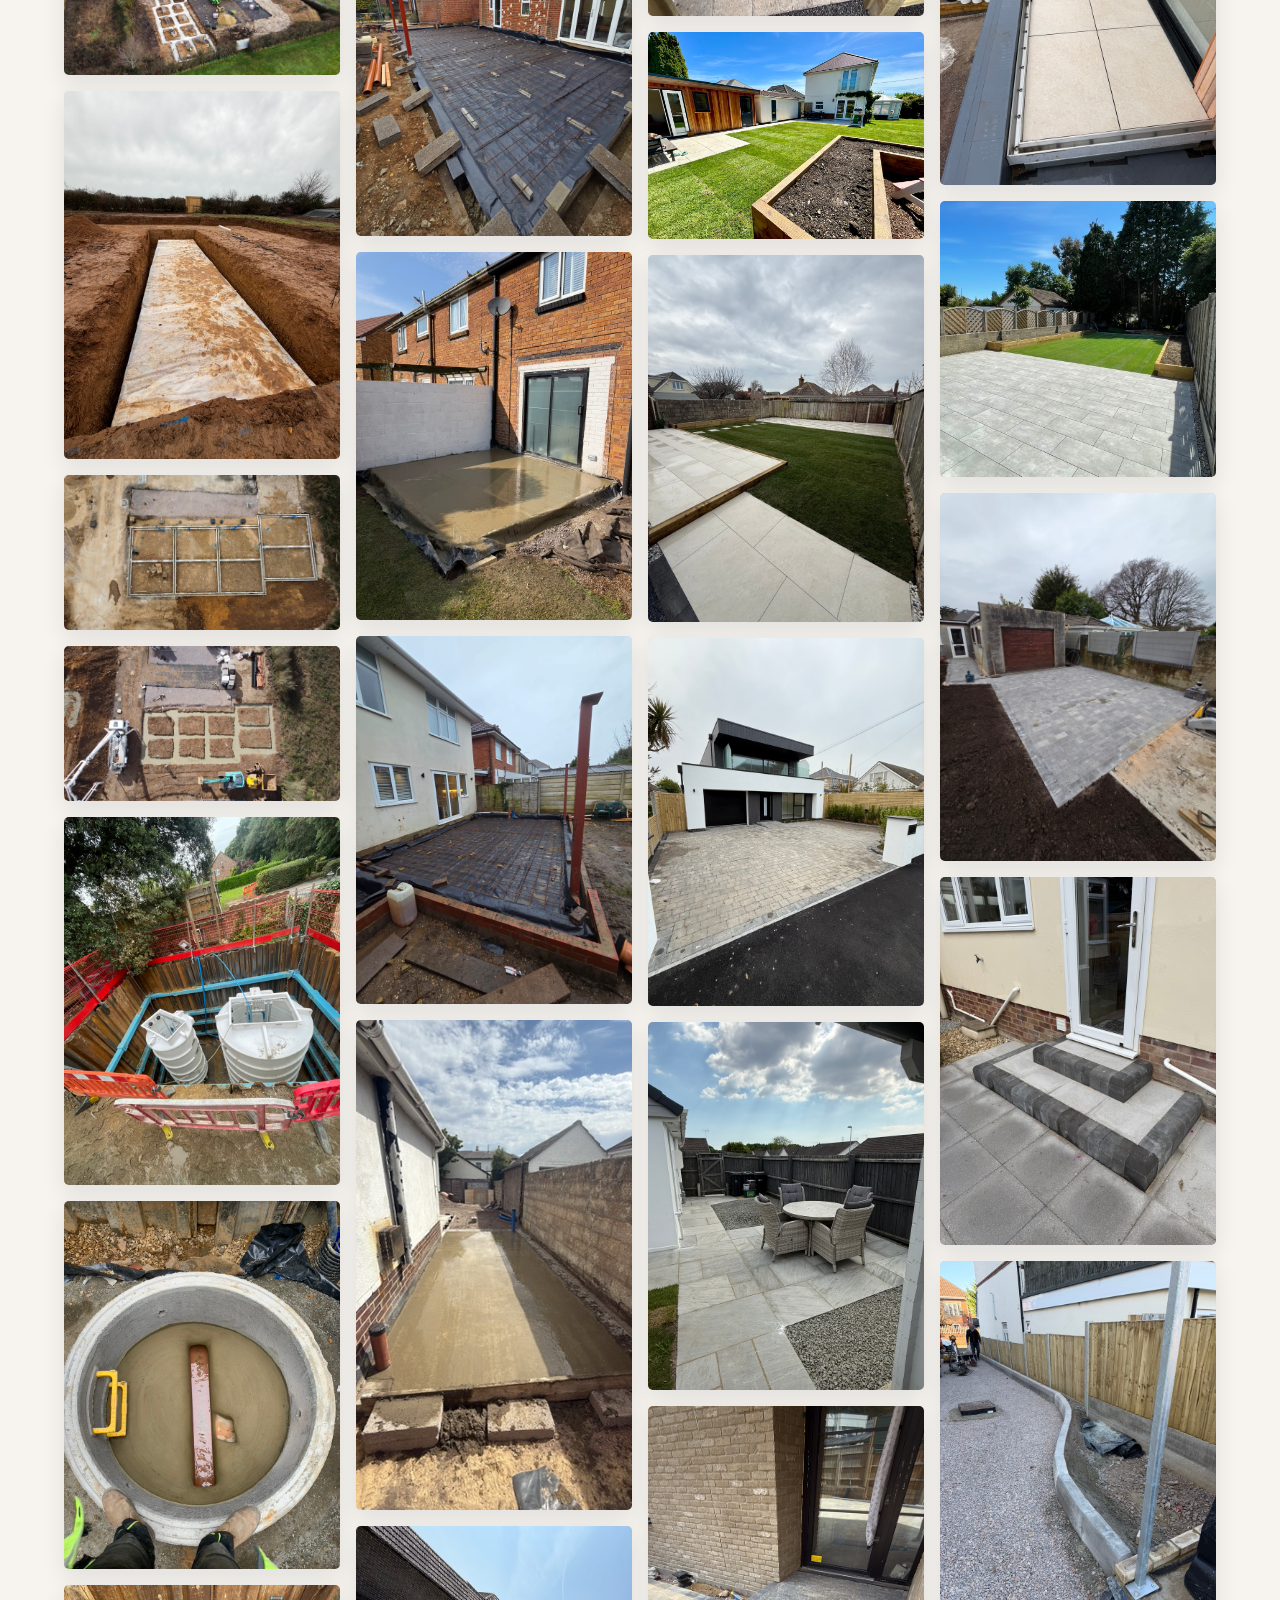
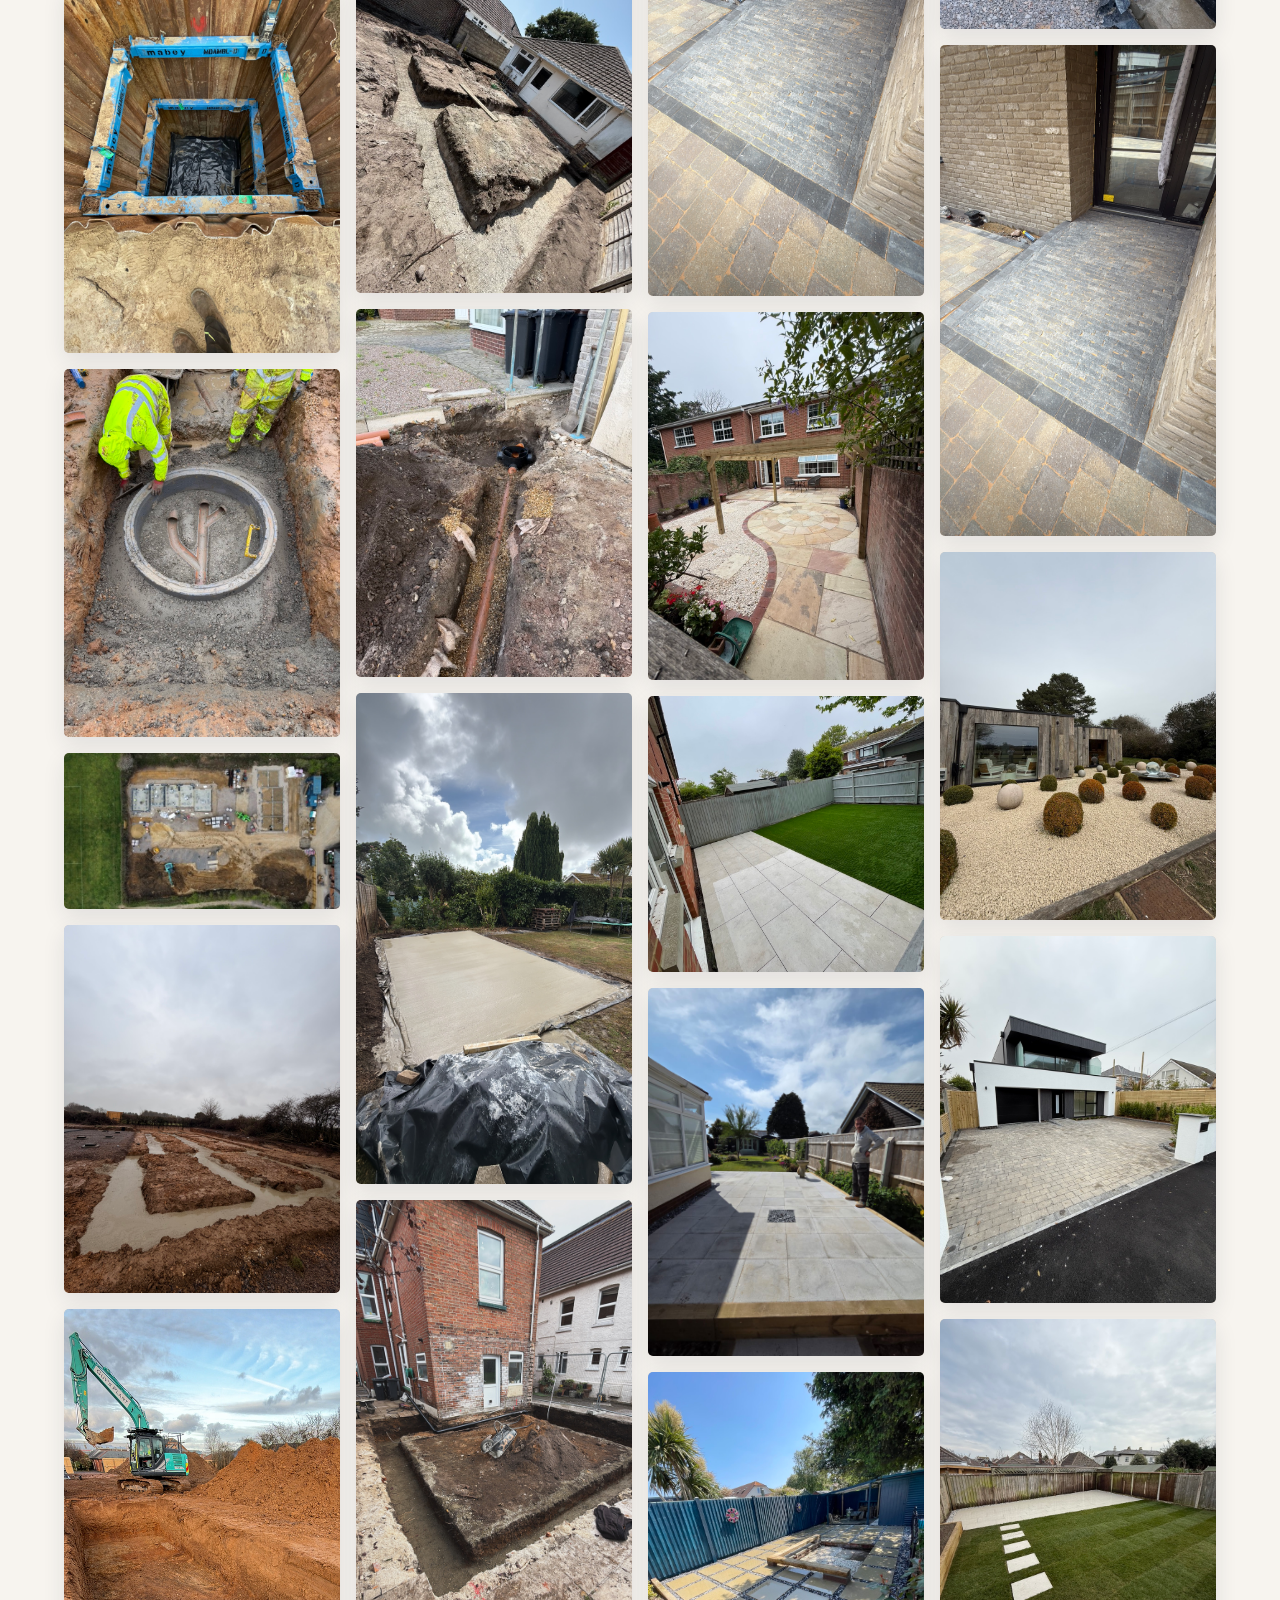
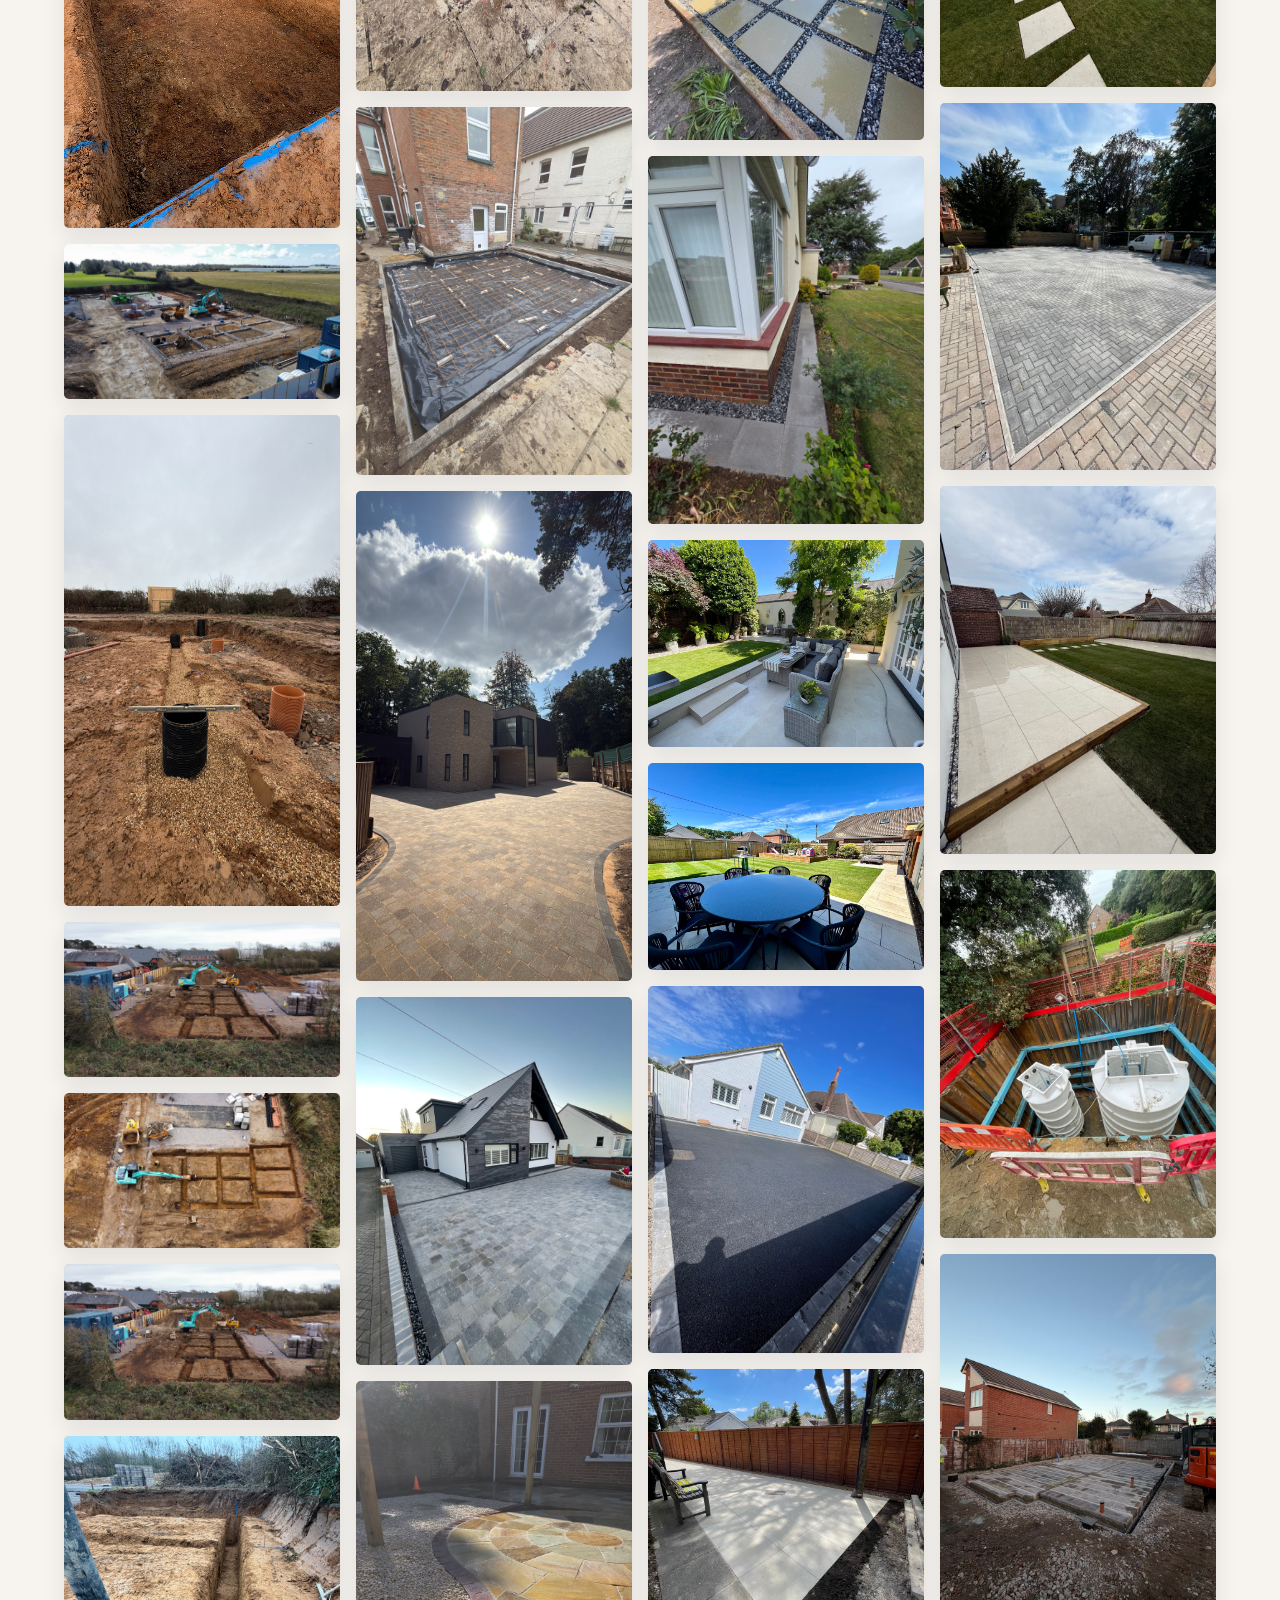
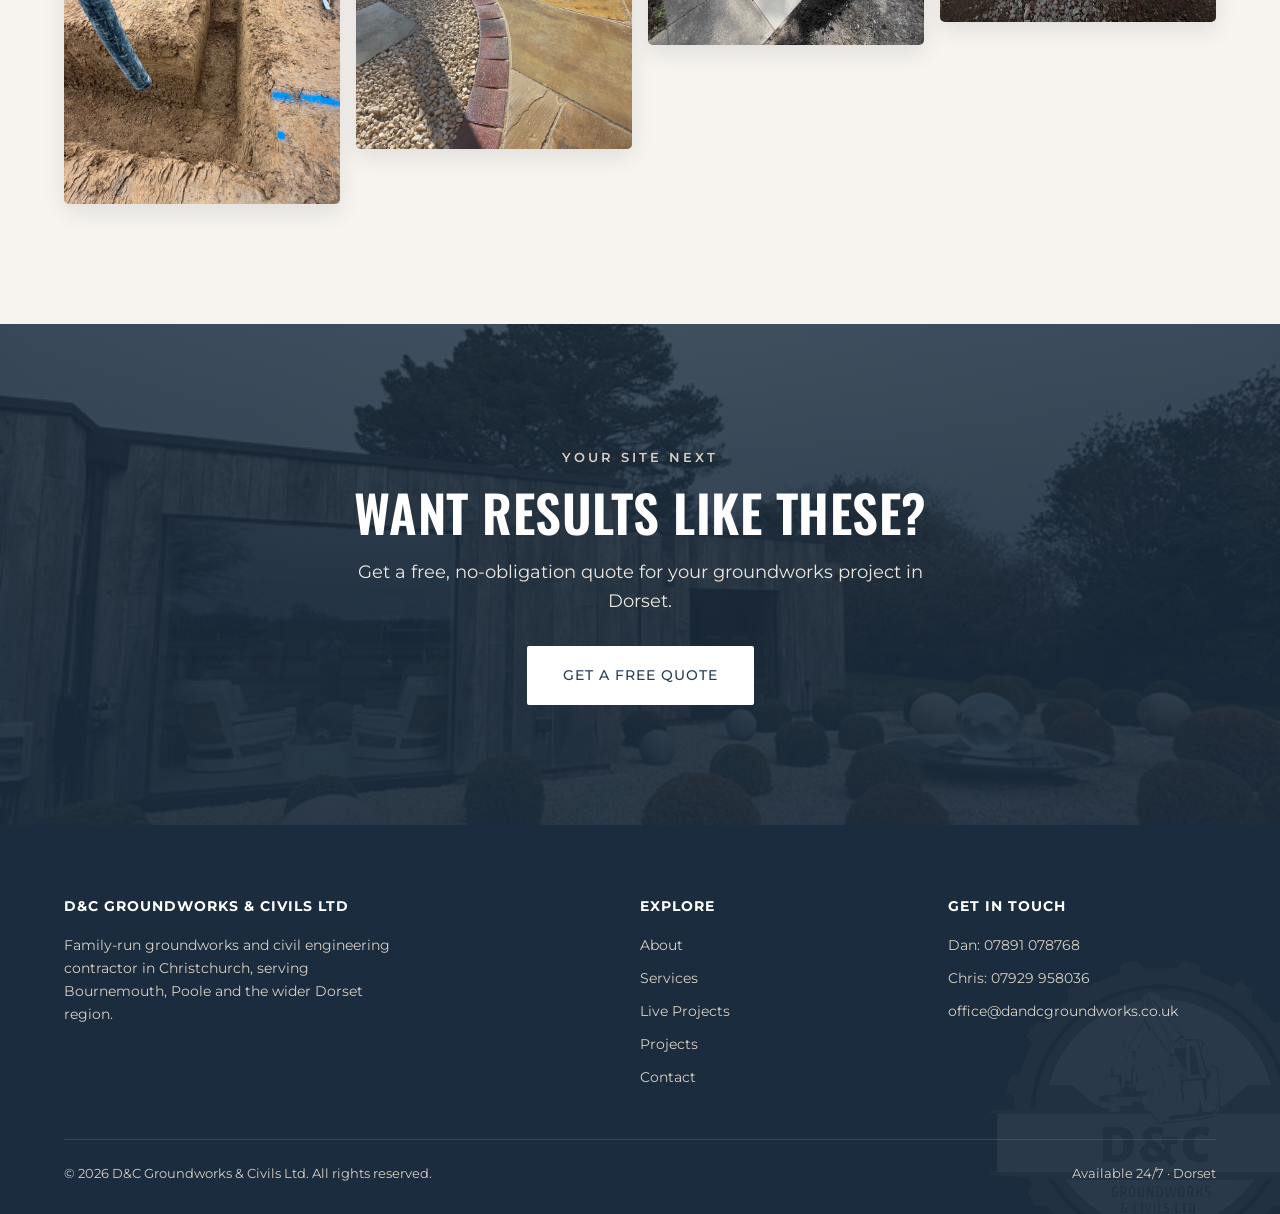
<file: gallery.html>
<!DOCTYPE html>
<html lang="en-GB">
<head>
  <meta charset="UTF-8">
  <meta name="viewport" content="width=device-width, initial-scale=1.0">
  <title>Projects Gallery | D&C Groundworks &amp; Civils Ltd — Dorset Groundworks</title>
  <meta name="description" content="Browse completed groundworks and civils projects by D&C Groundworks & Civils Ltd across Bournemouth, Poole, Christchurch and Dorset — excavation, foundations, drainage, driveways and full site works.">
  <meta name="theme-color" content="#273E57">
  <link rel="canonical" href="https://dandcgroundworks.com/gallery.html">
  <link rel="icon" type="image/png" href="assets/logo.png">
  <link rel="apple-touch-icon" href="assets/logo.png">
  <meta property="og:title" content="Projects Gallery | D&C Groundworks & Civils Ltd">
  <meta property="og:description" content="Completed groundworks transformations across Dorset — excavation, foundations, drainage and finished surfaces.">
  <meta property="og:type" content="website">
  <meta property="og:url" content="https://dandcgroundworks.com/gallery.html">
  <meta property="og:image" content="https://dandcgroundworks.com/assets/drone-hero.jpg">
  <link rel="preconnect" href="https://fonts.googleapis.com">
  <link rel="preconnect" href="https://fonts.gstatic.com" crossorigin>
  <link href="https://fonts.googleapis.com/css2?family=Montserrat:wght@300;400;500;600;700;800&family=Oswald:wght@500;600;700&display=swap" rel="stylesheet">
  <link rel="stylesheet" href="css/style.css">
</head>
<body>

  <div class="topbar">
    <span>Available 24/7</span><span class="topbar__sep">•</span>
    <a href="tel:07891078768">Dan: 07891 078768</a><span class="topbar__sep">•</span>
    <a href="tel:07929958036">Chris: 07929 958036</a><span class="topbar__sep">•</span>
    <a href="mailto:office@dandcgroundworks.co.uk">office@dandcgroundworks.co.uk</a>
  </div>

  <nav class="nav scrolled" id="nav">
    <a href="index.html" class="nav__logo"><img src="assets/logo.png" alt="D&C Groundworks & Civils Ltd"><span>D&amp;C Groundworks &amp; Civils</span></a>
    <ul class="nav__links" id="navLinks">
      <li><a href="index.html">Home</a></li>
      <li><a href="projects.html">Live Projects</a></li>
      <li><a href="about.html">About</a></li>
      <li><a href="services.html">Services</a></li>
      <li><a href="gallery.html" class="active">Projects</a></li>
      <li><a href="contact.html">Contact</a></li>
    </ul>
    <a href="contact.html" class="btn btn--light nav__cta">Get a Quote</a>
    <button class="nav__toggle" id="navToggle" aria-label="Menu"><span></span><span></span><span></span></button>
  </nav>

  <header class="hero" style="min-height:60vh;">
    <div class="hero__media" style="background:#1B2C3E url('assets/drone-projects.jpg') center/cover;">
      <video autoplay muted loop playsinline poster="assets/drone-projects.jpg" onerror="this.style.display='none'"><source src="assets/drone-projects.mp4" type="video/mp4"></video>
    </div>
    <div class="container hero__inner">
      <span class="eyebrow" style="color:#EDE7DF;">Our Work</span>
      <h1 style="color:#fff;">Projects Gallery</h1>
      <p class="hero__sub">A look through completed groundworks and civils projects across Dorset — from site clearance and foundations to drainage and finished surfaces. Tap any photo to enlarge.</p>
    </div>
  </header>

  <section class="section section--offwhite">
    <div class="container">
      <!-- Category filter tabs (built from data/gallery.json) -->
      <div class="gallery-filter" id="galleryFilter"></div>
      <!-- 66 photos injected from data/gallery.json -->
      <div class="gallery" id="galleryStage">
        <figure data-cat="drainage"><img src="assets/gallery/g01.jpg" alt="D&amp;C Groundworks project" data-zoom></figure>
      </div>
    </div>
  </section>

  <section class="section section--navy bg-blend" style="text-align:center;">
    <div class="bg-blend__media"><img src="assets/gallery/g60.jpg" alt="" aria-hidden="true" onerror="this.parentElement.style.display='none'"></div>
    <div class="container reveal">
      <span class="eyebrow">Your Site Next</span>
      <h2>Want Results Like These?</h2>
      <p class="lead" style="margin:18px auto 30px;color:#EDE7DF;">Get a free, no-obligation quote for your groundworks project in Dorset.</p>
      <a href="contact.html" class="btn btn--light">Get a Free Quote</a>
    </div>
  </section>

  <footer class="footer">
    <div class="container">
      <div class="footer__grid">
        <div><h4>D&amp;C Groundworks &amp; Civils Ltd</h4><p style="color:var(--beige-dark);font-size:0.9rem;max-width:340px;">Family-run groundworks and civil engineering contractor in Christchurch, serving Bournemouth, Poole and the wider Dorset region.</p></div>
        <div><h4>Explore</h4><a href="about.html">About</a><a href="services.html">Services</a><a href="projects.html">Live Projects</a><a href="gallery.html">Projects</a><a href="contact.html">Contact</a></div>
        <div><h4>Get In Touch</h4><a href="tel:07891078768">Dan: 07891 078768</a><a href="tel:07929958036">Chris: 07929 958036</a><a href="mailto:office@dandcgroundworks.co.uk">office@dandcgroundworks.co.uk</a></div>
      </div>
      <div class="footer__bottom"><span>&copy; 2026 D&amp;C Groundworks &amp; Civils Ltd. All rights reserved.</span><span>Available 24/7 &middot; Dorset</span></div>
    </div>
  </footer>

  <script src="js/main.js"></script>
</body>
</html>
</file>
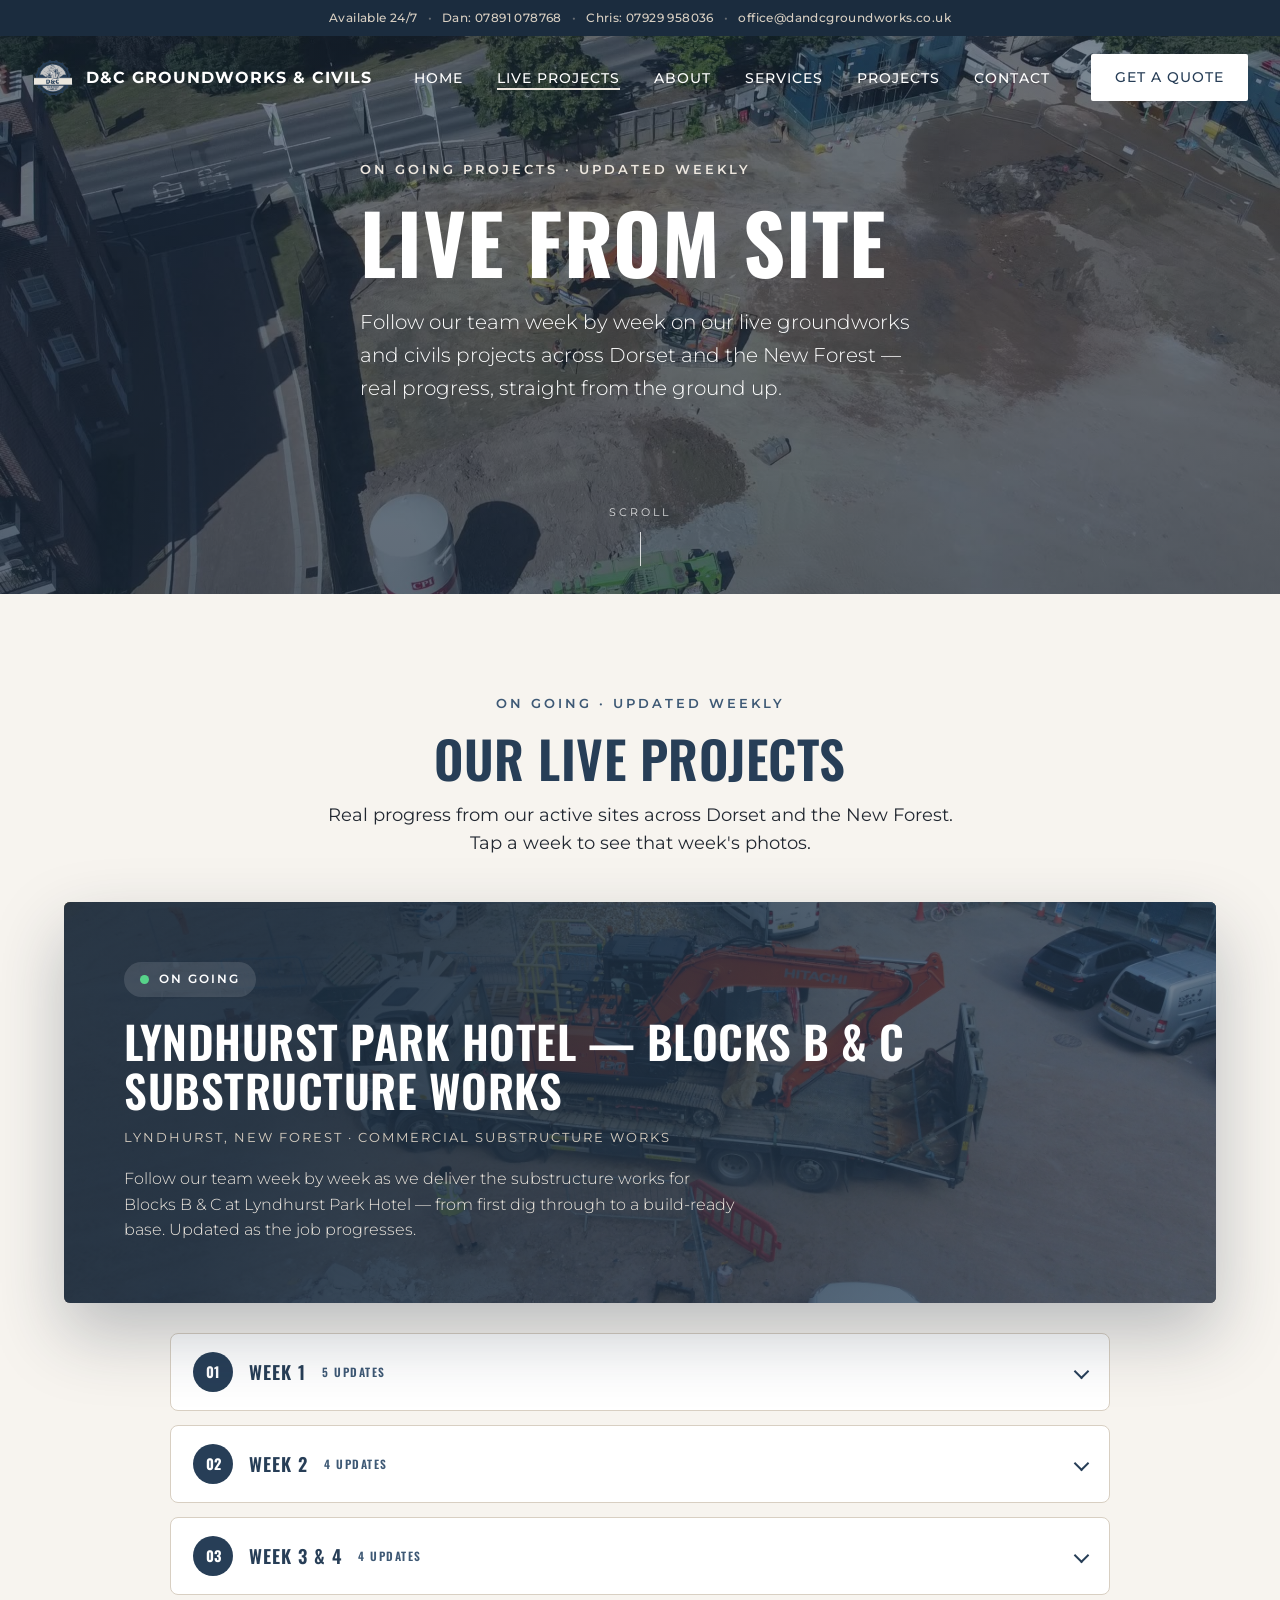
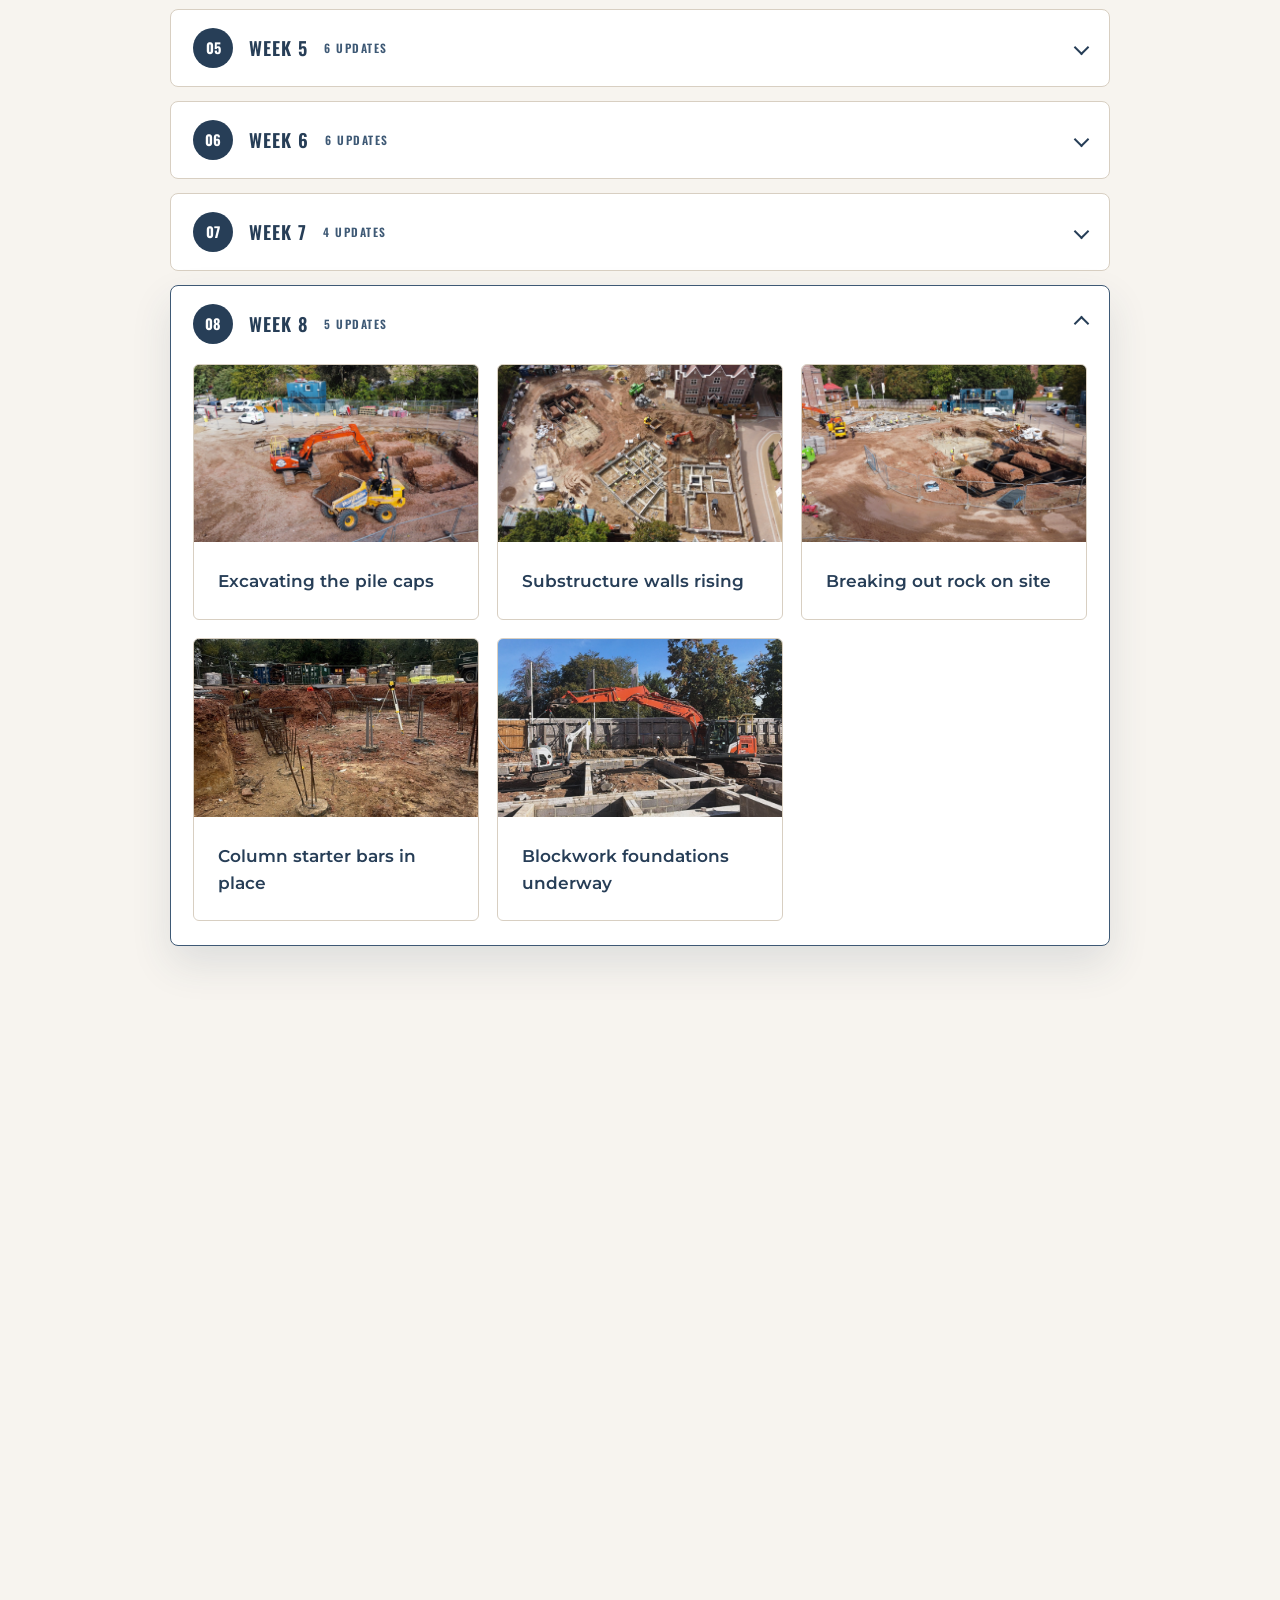
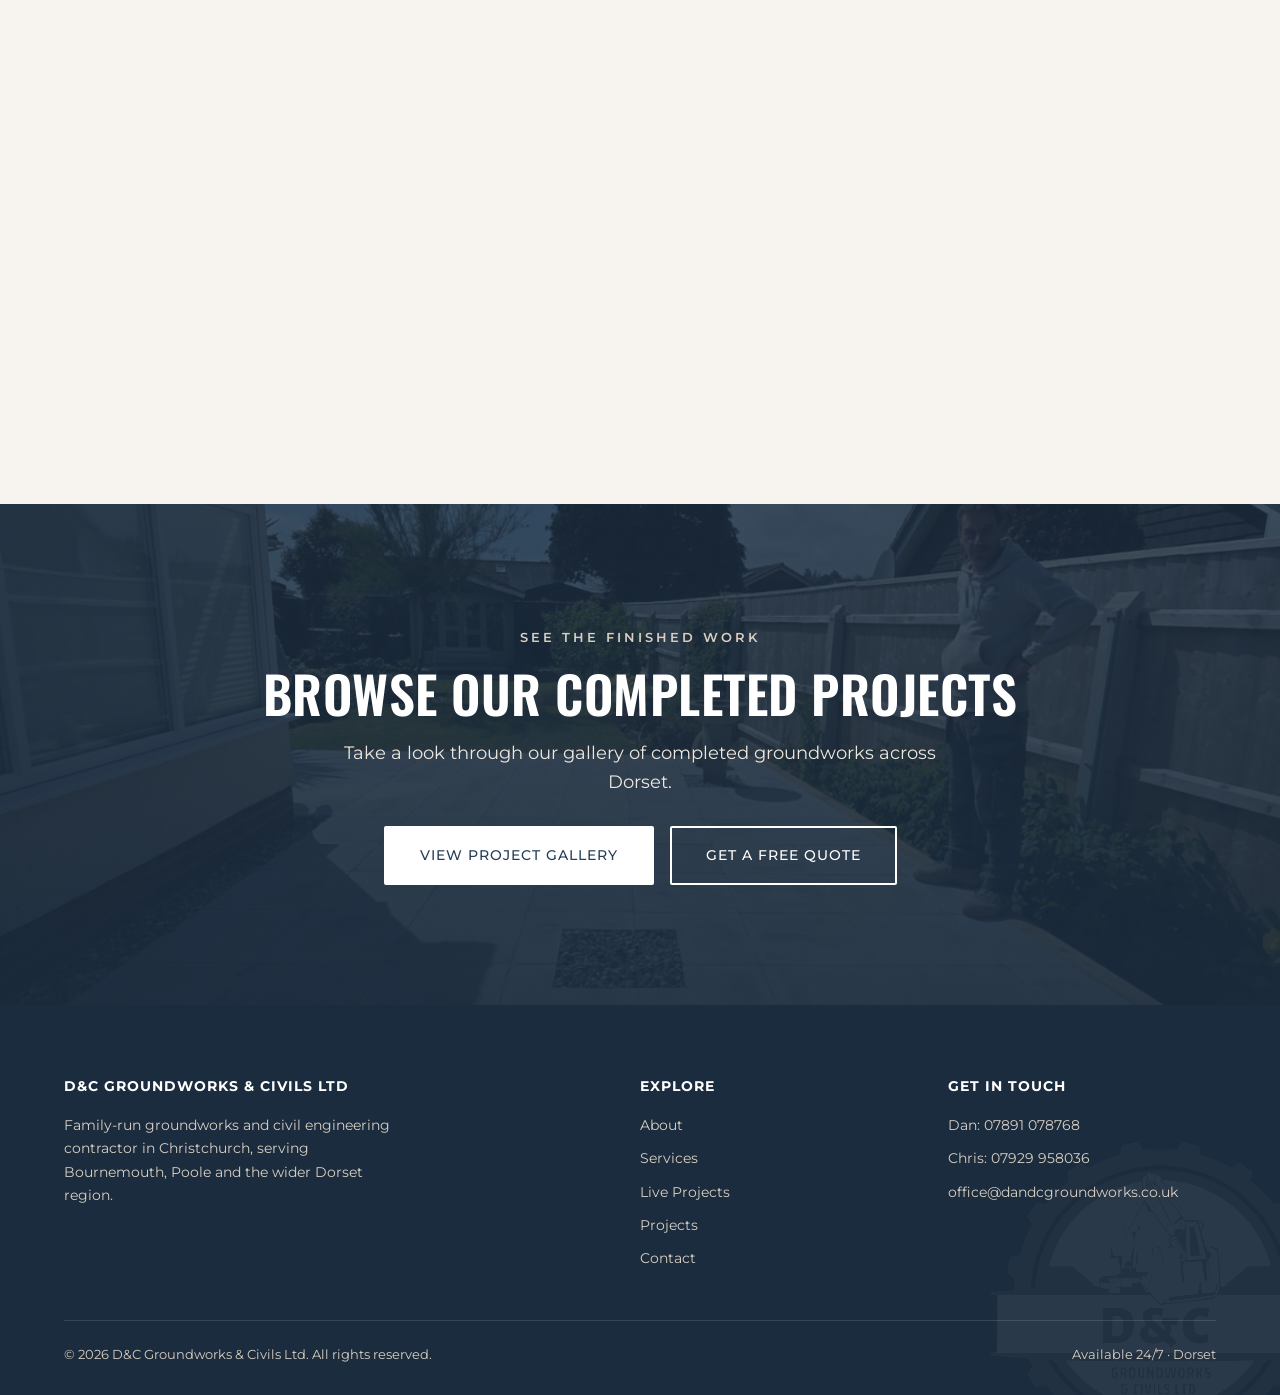
<file: projects.html>
<!DOCTYPE html>
<html lang="en-GB">
<head>
  <meta charset="UTF-8">
  <meta name="viewport" content="width=device-width, initial-scale=1.0">
  <title>Live Projects | D&C Groundworks &amp; Civils Ltd — Weekly Site Updates</title>
  <meta name="description" content="Follow D&C Groundworks & Civils live from site. Weekly progress updates on our ongoing groundworks and civils projects across Dorset and the New Forest, including Lyndhurst Park Hotel substructure works.">
  <meta name="theme-color" content="#273E57">
  <link rel="canonical" href="https://dandcgroundworks.com/projects.html">
  <link rel="icon" type="image/png" href="assets/logo.png">
  <link rel="apple-touch-icon" href="assets/logo.png">
  <meta property="og:title" content="Live Projects | D&C Groundworks & Civils Ltd">
  <meta property="og:description" content="Weekly progress updates from our live groundworks sites across Dorset and the New Forest.">
  <meta property="og:type" content="website">
  <meta property="og:url" content="https://dandcgroundworks.com/projects.html">
  <meta property="og:image" content="https://dandcgroundworks.com/assets/drone-hero.jpg">
  <link rel="preconnect" href="https://fonts.googleapis.com">
  <link rel="preconnect" href="https://fonts.gstatic.com" crossorigin>
  <link href="https://fonts.googleapis.com/css2?family=Montserrat:wght@300;400;500;600;700;800&family=Oswald:wght@500;600;700&display=swap" rel="stylesheet">
  <link rel="stylesheet" href="css/style.css">
  <script type="application/ld+json">
  {
    "@context": "https://schema.org",
    "@type": "Project",
    "name": "Lyndhurst Park Hotel — Blocks B & C Substructure Works",
    "description": "Ongoing commercial substructure works delivered by D&C Groundworks & Civils Ltd, updated weekly from site.",
    "location": { "@type": "Place", "name": "Lyndhurst, New Forest" },
    "provider": { "@type": "LocalBusiness", "name": "D&C Groundworks & Civils Ltd", "areaServed": "Dorset & the New Forest" }
  }
  </script>
</head>
<body>

  <div class="topbar">
    <span>Available 24/7</span><span class="topbar__sep">•</span>
    <a href="tel:07891078768">Dan: 07891 078768</a><span class="topbar__sep">•</span>
    <a href="tel:07929958036">Chris: 07929 958036</a><span class="topbar__sep">•</span>
    <a href="mailto:office@dandcgroundworks.co.uk">office@dandcgroundworks.co.uk</a>
  </div>

  <nav class="nav scrolled" id="nav">
    <a href="index.html" class="nav__logo"><img src="assets/logo.png" alt="D&C Groundworks & Civils Ltd"><span>D&amp;C Groundworks &amp; Civils</span></a>
    <ul class="nav__links" id="navLinks">
      <li><a href="index.html">Home</a></li>
      <li><a href="projects.html" class="active">Live Projects</a></li>
      <li><a href="about.html">About</a></li>
      <li><a href="services.html">Services</a></li>
      <li><a href="gallery.html">Projects</a></li>
      <li><a href="contact.html">Contact</a></li>
    </ul>
    <a href="contact.html" class="btn btn--light nav__cta">Get a Quote</a>
    <button class="nav__toggle" id="navToggle" aria-label="Menu"><span></span><span></span><span></span></button>
  </nav>

  <header class="hero" style="min-height:66vh;">
    <div class="hero__media" style="background:#1B2C3E url('assets/drone-projects.jpg') center/cover;">
      <video autoplay muted loop playsinline poster="assets/drone-projects.jpg" onerror="this.style.display='none'"><source src="assets/drone-projects.mp4" type="video/mp4"></video>
    </div>
    <div class="container hero__inner">
      <span class="eyebrow" style="color:#EDE7DF;">On Going Projects · Updated Weekly</span>
      <h1 style="color:#fff;">Live From Site</h1>
      <p class="hero__sub">Follow our team week by week on our live groundworks and civils projects across Dorset and the New Forest — real progress, straight from the ground up.</p>
    </div>
    <div class="hero__scroll">Scroll</div>
  </header>

  <section class="live">
    <div class="container">

      <div class="reveal" style="text-align:center;margin-bottom:44px;">
        <span class="eyebrow">On Going · Updated Weekly</span>
        <h2>Our Live Projects</h2>
        <p class="lead" style="max-width:640px;margin:14px auto 0;">Real progress from our active sites across Dorset and the New Forest. Tap a week to see that week's photos.</p>
      </div>

      <!-- Live projects (injected from data/live.json) -->
      <div id="liveStage">
        <div class="live-project reveal">
          <div class="live__feature bg-blend">
            <div class="bg-blend__media"><img src="assets/live/lp01.jpg" alt="" onerror="this.remove()"></div>
            <div style="position:relative;z-index:1;">
              <span class="live__status"><span class="dot"></span>On Going</span>
              <h2 class="live__ptitle">Lyndhurst Park Hotel — Blocks B &amp; C Substructure Works</h2>
              <div class="live__pmeta">Lyndhurst, New Forest &middot; Commercial Substructure Works</div>
              <p class="live__psummary">Follow our team week by week as we deliver the substructure works for Blocks B &amp; C at Lyndhurst Park Hotel — from first dig through to a build-ready base.</p>
            </div>
          </div>
          <div class="wk-accordion">
            <div class="wk is-open">
              <button type="button" class="wk__head" aria-expanded="true">
                <span class="wk__node">01</span>
                <span class="wk__title">Week 1</span>
                <span class="wk__meta">3 updates</span>
                <span class="wk__chev" aria-hidden="true"></span>
              </button>
              <div class="wk__panel"><div class="wk__inner"><div class="wk__grid">
                <div class="tl-card">
                  <img class="tl-photo" src="assets/live/lp01.jpg" alt="Week 1 — Day one on site" data-zoom onerror="this.style.display='none'">
                  <div class="tl-body"><div class="tl-cap">Day one on site</div></div>
                </div>
                <div class="tl-card">
                  <img class="tl-photo" src="assets/live/lp02.jpg" alt="Week 1 — Setting up the site" data-zoom onerror="this.style.display='none'">
                  <div class="tl-body"><div class="tl-cap">Setting up the site</div></div>
                </div>
                <div class="tl-card">
                  <img class="tl-photo" src="assets/live/lp03.jpg" alt="Week 1 — Earthworks underway" data-zoom onerror="this.style.display='none'">
                  <div class="tl-body"><div class="tl-cap">Earthworks underway</div></div>
                </div>
              </div></div></div>
            </div>
          </div>
        </div>
      </div>

    </div>
  </section>

  <section class="section section--navy bg-blend" style="text-align:center;">
    <div class="bg-blend__media"><img src="assets/gallery/g45.jpg" alt="" aria-hidden="true" onerror="this.parentElement.style.display='none'"></div>
    <div class="container reveal">
      <span class="eyebrow">See The Finished Work</span>
      <h2>Browse Our Completed Projects</h2>
      <p class="lead" style="margin:18px auto 30px;color:#EDE7DF;">Take a look through our gallery of completed groundworks across Dorset.</p>
      <div class="hero__cta" style="justify-content:center;">
        <a href="gallery.html" class="btn btn--light">View Project Gallery</a>
        <a href="contact.html" class="btn btn--ghost" style="color:#fff;border-color:#fff;">Get a Free Quote</a>
      </div>
    </div>
  </section>

  <footer class="footer">
    <div class="container">
      <div class="footer__grid">
        <div><h4>D&amp;C Groundworks &amp; Civils Ltd</h4><p style="color:var(--beige-dark);font-size:0.9rem;max-width:340px;">Family-run groundworks and civil engineering contractor in Christchurch, serving Bournemouth, Poole and the wider Dorset region.</p></div>
        <div><h4>Explore</h4><a href="about.html">About</a><a href="services.html">Services</a><a href="projects.html">Live Projects</a><a href="gallery.html">Projects</a><a href="contact.html">Contact</a></div>
        <div><h4>Get In Touch</h4><a href="tel:07891078768">Dan: 07891 078768</a><a href="tel:07929958036">Chris: 07929 958036</a><a href="mailto:office@dandcgroundworks.co.uk">office@dandcgroundworks.co.uk</a></div>
      </div>
      <div class="footer__bottom"><span>&copy; 2026 D&amp;C Groundworks &amp; Civils Ltd. All rights reserved.</span><span>Available 24/7 &middot; Dorset</span></div>
    </div>
  </footer>

  <script src="js/main.js"></script>
</body>
</html>
</file>
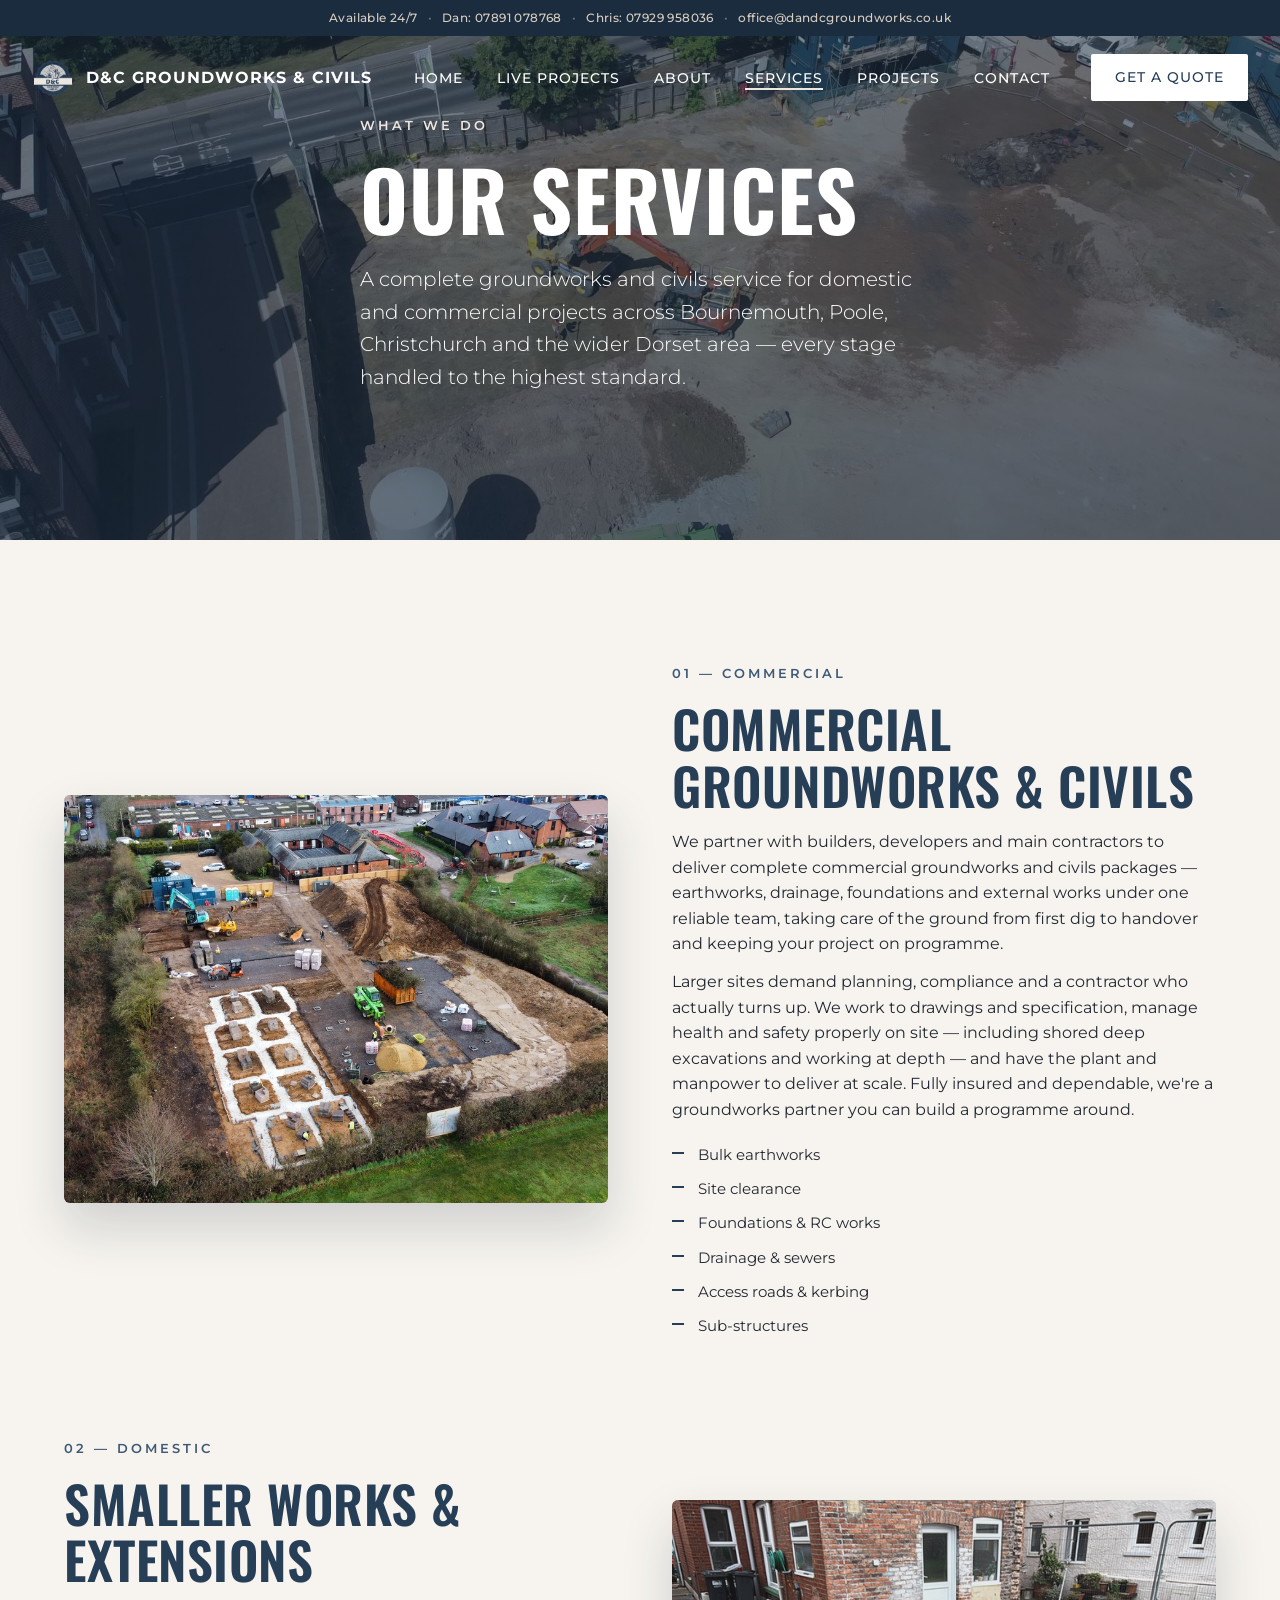
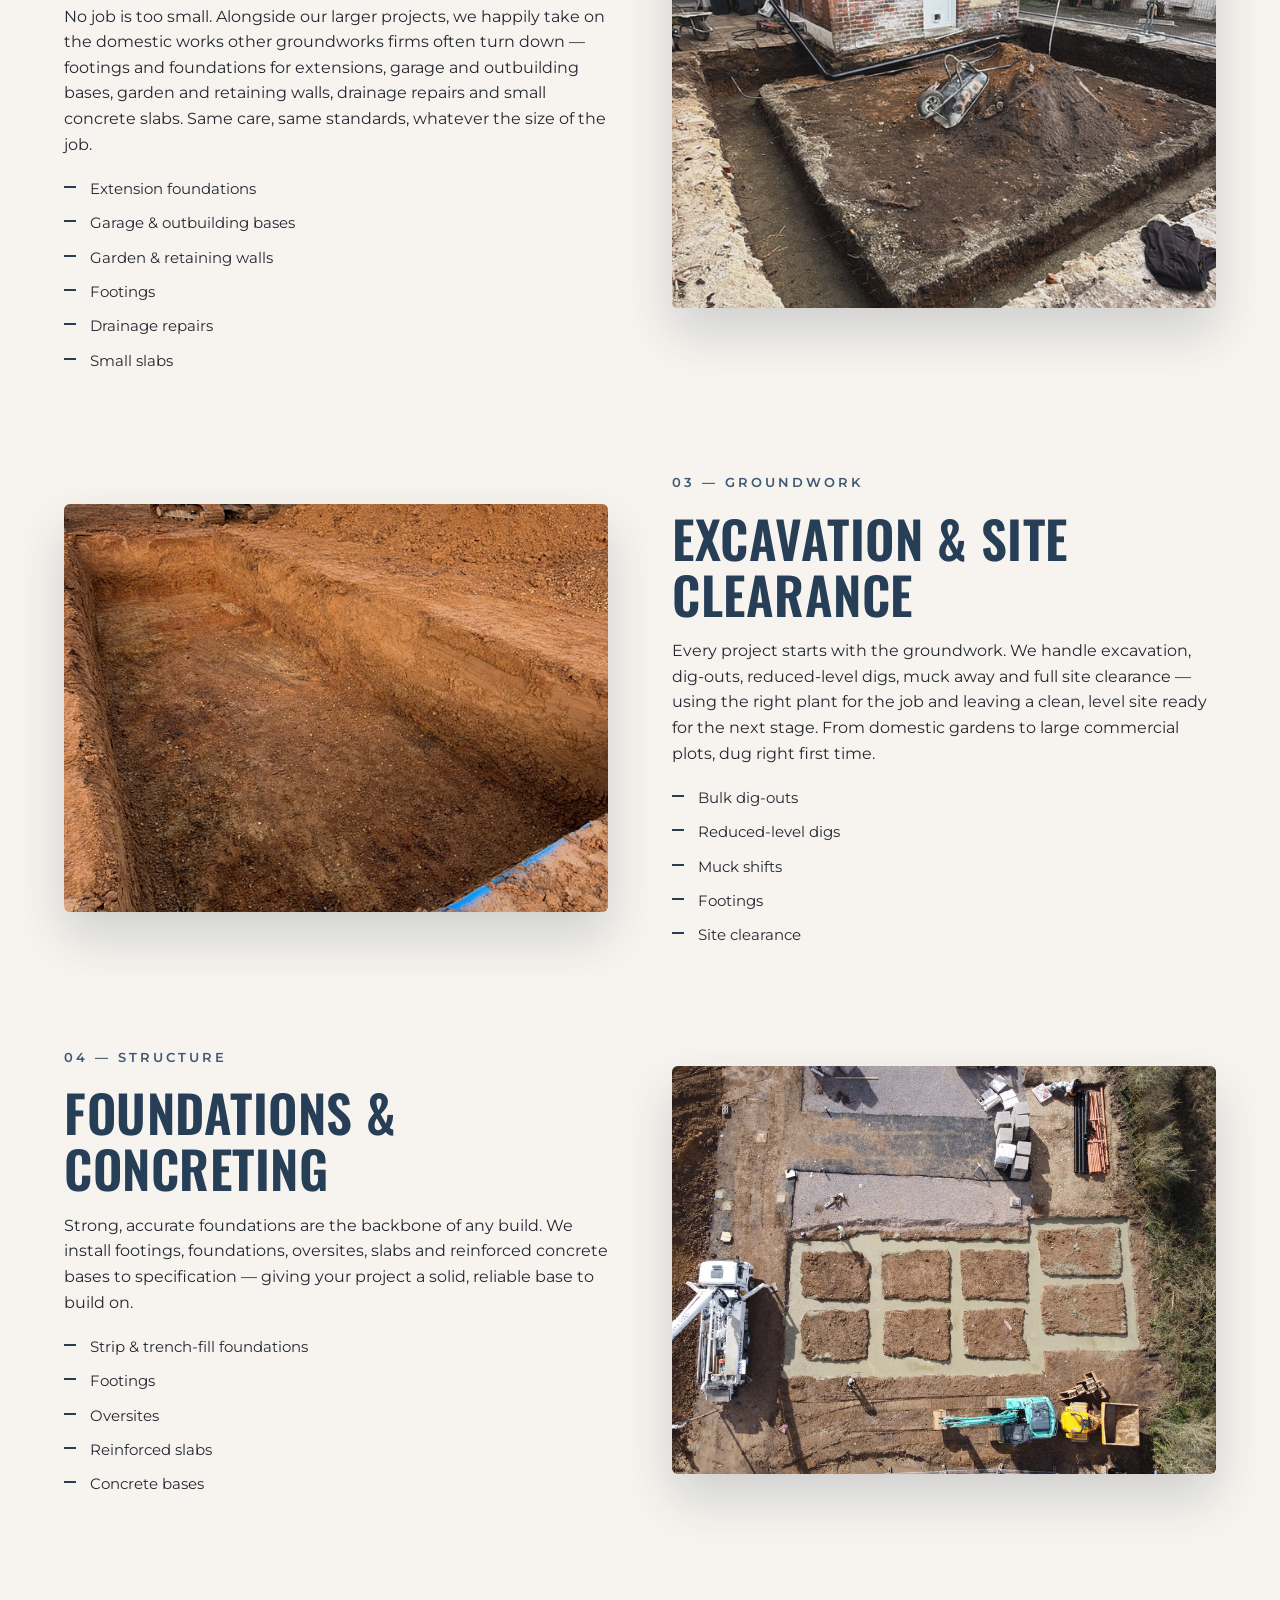
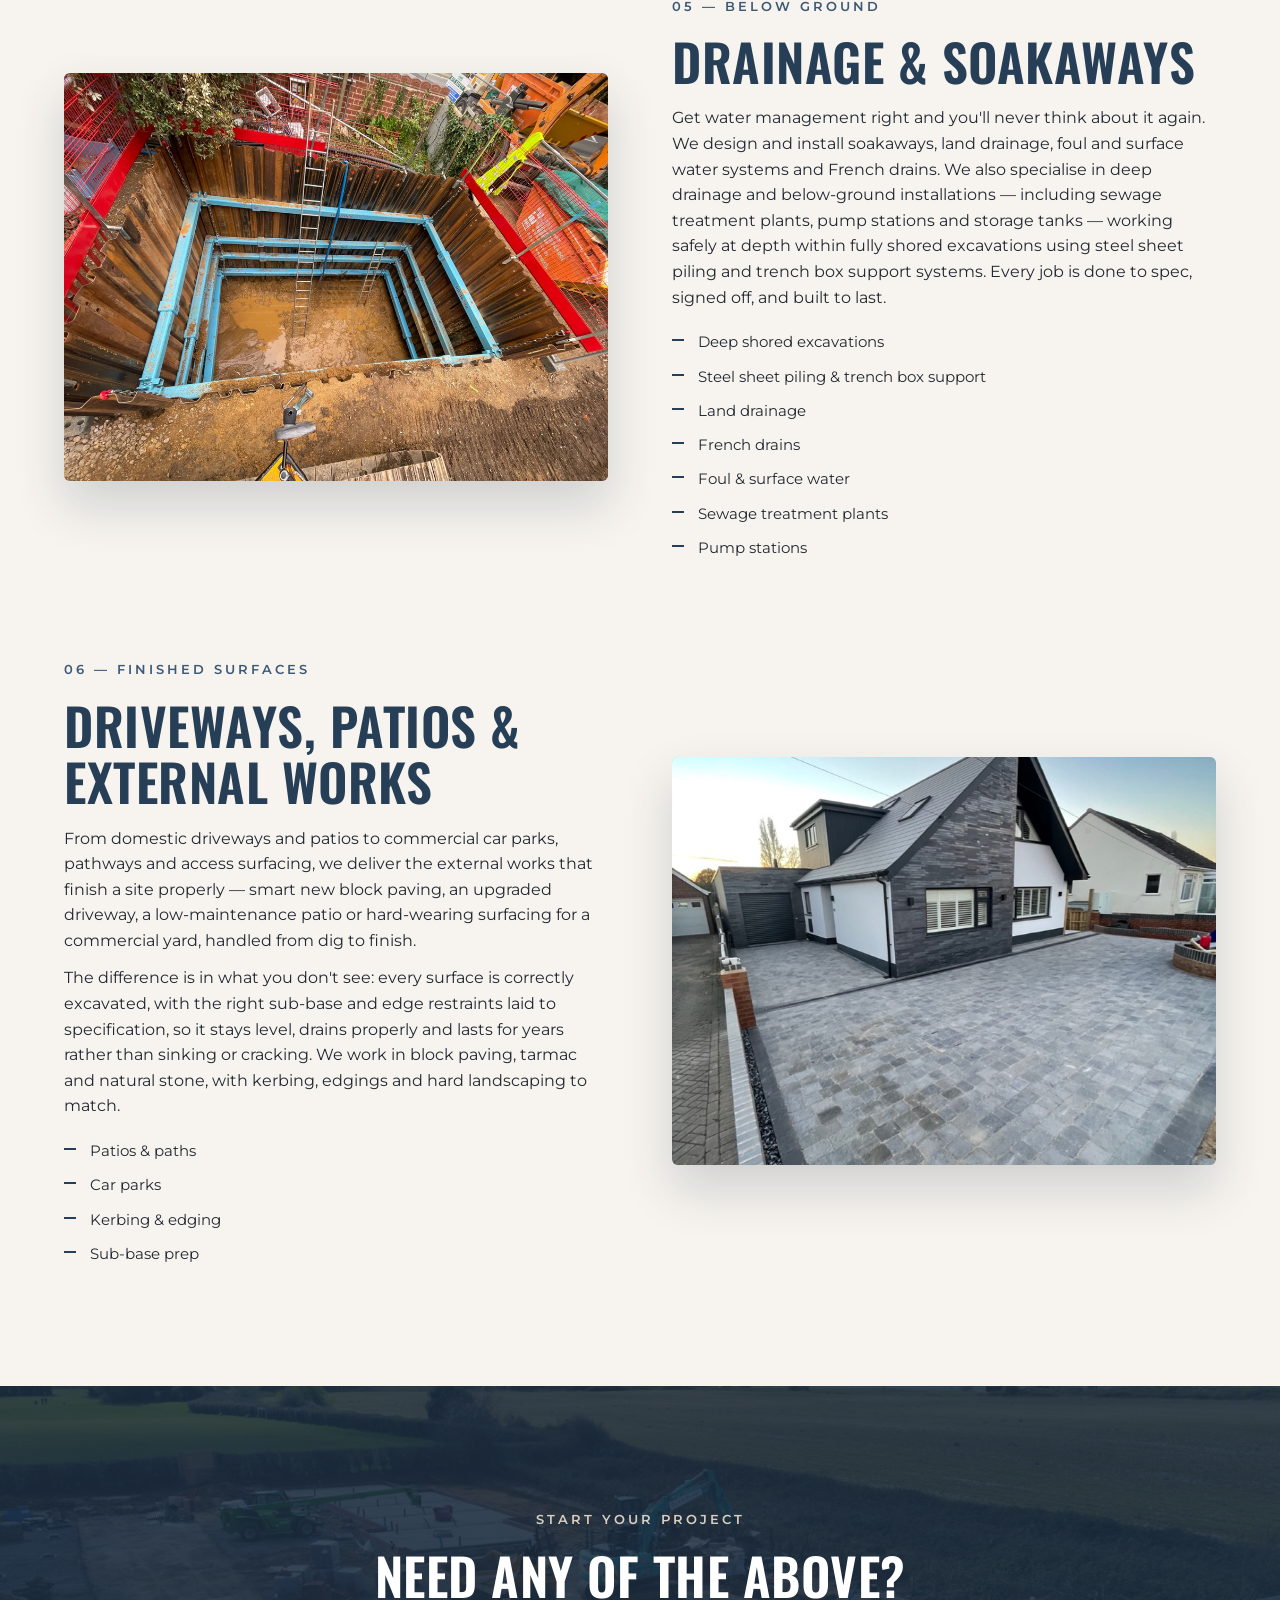
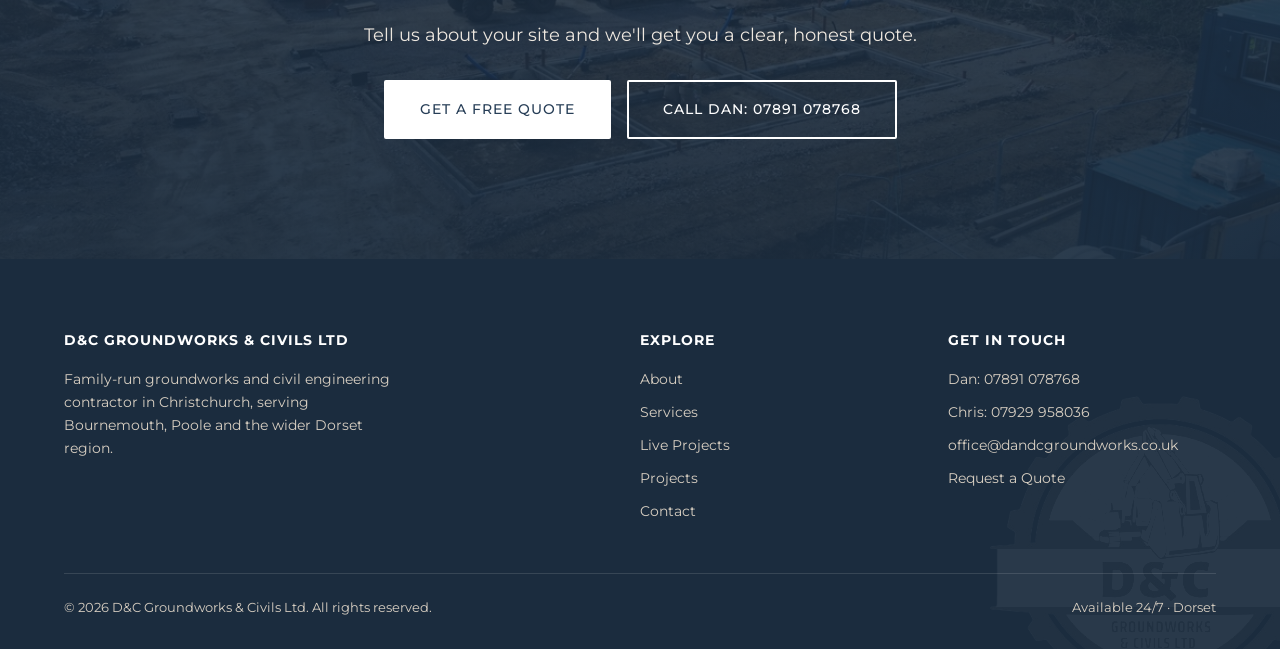
<file: services.html>
<!DOCTYPE html>
<html lang="en-GB">
<head>
  <meta charset="UTF-8">
  <meta name="viewport" content="width=device-width, initial-scale=1.0">
  <title>Our Services | D&C Groundworks &amp; Civils Ltd — Dorset Groundworks &amp; Civils</title>
  <meta name="description" content="Commercial groundworks & civils, extensions, excavation & site clearance, foundations & concreting, drainage & soakaways and driveways & external works across Bournemouth, Poole, Christchurch and Dorset.">
  <meta name="theme-color" content="#273E57">
  <link rel="canonical" href="https://dandcgroundworks.com/services.html">
  <link rel="icon" type="image/png" href="assets/logo.png">
  <link rel="apple-touch-icon" href="assets/logo.png">
  <meta property="og:title" content="Our Services | D&C Groundworks & Civils Ltd">
  <meta property="og:description" content="Complete groundworks & civils service across Dorset — from first dig to finished surface.">
  <meta property="og:type" content="website">
  <meta property="og:url" content="https://dandcgroundworks.com/services.html">
  <meta property="og:image" content="https://dandcgroundworks.com/assets/drone-hero.jpg">
  <link rel="preconnect" href="https://fonts.googleapis.com">
  <link rel="preconnect" href="https://fonts.gstatic.com" crossorigin>
  <link href="https://fonts.googleapis.com/css2?family=Montserrat:wght@300;400;500;600;700;800&family=Oswald:wght@500;600;700&display=swap" rel="stylesheet">
  <link rel="stylesheet" href="css/style.css">
  <script type="application/ld+json">
  {
    "@context": "https://schema.org",
    "@type": "ItemList",
    "name": "Groundworks & Civils Services — Dorset",
    "itemListElement": [
      { "@type": "Service", "position": 1, "name": "Commercial Groundworks & Civils", "serviceType": "Commercial groundworks", "areaServed": "Dorset & the New Forest", "provider": { "@type": "GeneralContractor", "name": "D&C Groundworks & Civils Ltd", "@id": "https://dandcgroundworks.com/#business" } },
      { "@type": "Service", "position": 2, "name": "Smaller Works & Extensions", "serviceType": "Domestic groundworks", "areaServed": "Bournemouth, Poole & Christchurch", "provider": { "@id": "https://dandcgroundworks.com/#business" } },
      { "@type": "Service", "position": 3, "name": "Excavation & Site Clearance", "serviceType": "Excavation", "areaServed": "Dorset", "provider": { "@id": "https://dandcgroundworks.com/#business" } },
      { "@type": "Service", "position": 4, "name": "Foundations & Concreting", "serviceType": "Foundations", "areaServed": "Dorset", "provider": { "@id": "https://dandcgroundworks.com/#business" } },
      { "@type": "Service", "position": 5, "name": "Drainage & Soakaways", "serviceType": "Drainage", "areaServed": "Dorset", "provider": { "@id": "https://dandcgroundworks.com/#business" } },
      { "@type": "Service", "position": 6, "name": "Driveways, Patios & External Works", "serviceType": "Driveways & surfacing", "areaServed": "Dorset", "provider": { "@id": "https://dandcgroundworks.com/#business" } }
    ]
  }
  </script>
</head>
<body>

  <div class="topbar">
    <span>Available 24/7</span><span class="topbar__sep">•</span>
    <a href="tel:07891078768">Dan: 07891 078768</a><span class="topbar__sep">•</span>
    <a href="tel:07929958036">Chris: 07929 958036</a><span class="topbar__sep">•</span>
    <a href="mailto:office@dandcgroundworks.co.uk">office@dandcgroundworks.co.uk</a>
  </div>

  <nav class="nav scrolled" id="nav">
    <a href="index.html" class="nav__logo"><img src="assets/logo.png" alt="D&C Groundworks & Civils Ltd"><span>D&amp;C Groundworks &amp; Civils</span></a>
    <ul class="nav__links" id="navLinks">
      <li><a href="index.html">Home</a></li>
      <li><a href="projects.html">Live Projects</a></li>
      <li><a href="about.html">About</a></li>
      <li><a href="services.html" class="active">Services</a></li>
      <li><a href="gallery.html">Projects</a></li>
      <li><a href="contact.html">Contact</a></li>
    </ul>
    <a href="contact.html" class="btn btn--light nav__cta">Get a Quote</a>
    <button class="nav__toggle" id="navToggle" aria-label="Menu"><span></span><span></span><span></span></button>
  </nav>

  <header class="hero" style="min-height:60vh;">
    <div class="hero__media" style="background:#1B2C3E url('assets/drone-hero.jpg') center/cover;">
      <video autoplay muted loop playsinline poster="assets/drone-hero.jpg" onerror="this.style.display='none'"><source src="assets/drone-hero.mp4" type="video/mp4"></video>
    </div>
    <div class="container hero__inner">
      <span class="eyebrow" style="color:#EDE7DF;">What We Do</span>
      <h1 style="color:#fff;">Our Services</h1>
      <p class="hero__sub">A complete groundworks and civils service for domestic and commercial projects across Bournemouth, Poole, Christchurch and the wider Dorset area — every stage handled to the highest standard.</p>
    </div>
  </header>

  <section class="section section--offwhite">
    <div class="container">

      <div class="srow reveal">
        <div class="srow__media"><img src="assets/services/commercial.jpg" alt="Commercial groundworks and civils site" onerror="this.parentElement.style.display='none'"></div>
        <div>
          <span class="eyebrow">01 — Commercial</span>
          <h2>Commercial Groundworks &amp; Civils</h2>
          <p style="margin-top:16px;">We partner with builders, developers and main contractors to deliver complete commercial groundworks and civils packages — earthworks, drainage, foundations and external works under one reliable team, taking care of the ground from first dig to handover and keeping your project on programme.</p>
          <p style="margin-top:12px;">Larger sites demand planning, compliance and a contractor who actually turns up. We work to drawings and specification, manage health and safety properly on site — including shored deep excavations and working at depth — and have the plant and manpower to deliver at scale. Fully insured and dependable, we're a groundworks partner you can build a programme around.</p>
          <ul class="srow__list">
            <li>Bulk earthworks</li><li>Site clearance</li><li>Foundations &amp; RC works</li>
            <li>Drainage &amp; sewers</li><li>Access roads &amp; kerbing</li><li>Sub-structures</li>
          </ul>
        </div>
      </div>

      <div class="srow reveal">
        <div class="srow__media"><img src="assets/services/smaller.jpg" alt="Extension foundations and smaller works" onerror="this.parentElement.style.display='none'"></div>
        <div>
          <span class="eyebrow">02 — Domestic</span>
          <h2>Smaller Works &amp; Extensions</h2>
          <p style="margin-top:16px;">No job is too small. Alongside our larger projects, we happily take on the domestic works other groundworks firms often turn down — footings and foundations for extensions, garage and outbuilding bases, garden and retaining walls, drainage repairs and small concrete slabs. Same care, same standards, whatever the size of the job.</p>
          <ul class="srow__list">
            <li>Extension foundations</li><li>Garage &amp; outbuilding bases</li><li>Garden &amp; retaining walls</li>
            <li>Footings</li><li>Drainage repairs</li><li>Small slabs</li>
          </ul>
        </div>
      </div>

      <div class="srow reveal">
        <div class="srow__media"><img src="assets/services/excavation.jpg" alt="Excavation and site clearance" onerror="this.parentElement.style.display='none'"></div>
        <div>
          <span class="eyebrow">03 — Groundwork</span>
          <h2>Excavation &amp; Site Clearance</h2>
          <p style="margin-top:16px;">Every project starts with the groundwork. We handle excavation, dig-outs, reduced-level digs, muck away and full site clearance — using the right plant for the job and leaving a clean, level site ready for the next stage. From domestic gardens to large commercial plots, dug right first time.</p>
          <ul class="srow__list">
            <li>Bulk dig-outs</li><li>Reduced-level digs</li><li>Muck shifts</li>
            <li>Footings</li><li>Site clearance</li>
          </ul>
        </div>
      </div>

      <div class="srow reveal">
        <div class="srow__media"><img src="assets/services/foundations.jpg" alt="Foundations and concreting" onerror="this.parentElement.style.display='none'"></div>
        <div>
          <span class="eyebrow">04 — Structure</span>
          <h2>Foundations &amp; Concreting</h2>
          <p style="margin-top:16px;">Strong, accurate foundations are the backbone of any build. We install footings, foundations, oversites, slabs and reinforced concrete bases to specification — giving your project a solid, reliable base to build on.</p>
          <ul class="srow__list">
            <li>Strip &amp; trench-fill foundations</li><li>Footings</li><li>Oversites</li>
            <li>Reinforced slabs</li><li>Concrete bases</li>
          </ul>
        </div>
      </div>

      <div class="srow reveal">
        <div class="srow__media"><img src="assets/services/drainage.jpg" alt="Drainage and soakaways" onerror="this.parentElement.style.display='none'"></div>
        <div>
          <span class="eyebrow">05 — Below Ground</span>
          <h2>Drainage &amp; Soakaways</h2>
          <p style="margin-top:16px;">Get water management right and you'll never think about it again. We design and install soakaways, land drainage, foul and surface water systems and French drains. We also specialise in deep drainage and below-ground installations — including sewage treatment plants, pump stations and storage tanks — working safely at depth within fully shored excavations using steel sheet piling and trench box support systems. Every job is done to spec, signed off, and built to last.</p>
          <ul class="srow__list">
            <li>Deep shored excavations</li><li>Steel sheet piling &amp; trench box support</li><li>Land drainage</li>
            <li>French drains</li><li>Foul &amp; surface water</li><li>Sewage treatment plants</li><li>Pump stations</li>
          </ul>
        </div>
      </div>

      <div class="srow reveal">
        <div class="srow__media"><img src="assets/services/driveways.jpg" alt="Driveways, patios and external works" onerror="this.parentElement.style.display='none'"></div>
        <div>
          <span class="eyebrow">06 — Finished Surfaces</span>
          <h2>Driveways, Patios &amp; External Works</h2>
          <p style="margin-top:16px;">From domestic driveways and patios to commercial car parks, pathways and access surfacing, we deliver the external works that finish a site properly — smart new block paving, an upgraded driveway, a low-maintenance patio or hard-wearing surfacing for a commercial yard, handled from dig to finish.</p>
          <p style="margin-top:12px;">The difference is in what you don't see: every surface is correctly excavated, with the right sub-base and edge restraints laid to specification, so it stays level, drains properly and lasts for years rather than sinking or cracking. We work in block paving, tarmac and natural stone, with kerbing, edgings and hard landscaping to match.</p>
          <ul class="srow__list">
            <li>Patios &amp; paths</li><li>Car parks</li><li>Kerbing &amp; edging</li><li>Sub-base prep</li>
          </ul>
        </div>
      </div>

    </div>
  </section>

  <section class="section section--navy bg-blend" style="text-align:center;">
    <div class="bg-blend__media"><img src="assets/gallery/g15.jpg" alt="" aria-hidden="true" onerror="this.parentElement.style.display='none'"></div>
    <div class="container reveal">
      <span class="eyebrow">Start Your Project</span>
      <h2>Need Any Of The Above?</h2>
      <p class="lead" style="margin:18px auto 30px;color:#EDE7DF;">Tell us about your site and we'll get you a clear, honest quote.</p>
      <div class="hero__cta" style="justify-content:center;">
        <a href="contact.html" class="btn btn--light">Get a Free Quote</a>
        <a href="tel:07891078768" class="btn btn--ghost" style="color:#fff;border-color:#fff;">Call Dan: 07891 078768</a>
      </div>
    </div>
  </section>

  <footer class="footer">
    <div class="container">
      <div class="footer__grid">
        <div><h4>D&amp;C Groundworks &amp; Civils Ltd</h4><p style="color:var(--beige-dark);font-size:0.9rem;max-width:340px;">Family-run groundworks and civil engineering contractor in Christchurch, serving Bournemouth, Poole and the wider Dorset region.</p></div>
        <div><h4>Explore</h4><a href="about.html">About</a><a href="services.html">Services</a><a href="projects.html">Live Projects</a><a href="gallery.html">Projects</a><a href="contact.html">Contact</a></div>
        <div><h4>Get In Touch</h4><a href="tel:07891078768">Dan: 07891 078768</a><a href="tel:07929958036">Chris: 07929 958036</a><a href="mailto:office@dandcgroundworks.co.uk">office@dandcgroundworks.co.uk</a><a href="contact.html">Request a Quote</a></div>
      </div>
      <div class="footer__bottom"><span>&copy; 2026 D&amp;C Groundworks &amp; Civils Ltd. All rights reserved.</span><span>Available 24/7 &middot; Dorset</span></div>
    </div>
  </footer>

  <script src="js/main.js"></script>
</body>
</html>
</file>
<file: css/style.css>
/* ============================================================
   D&C Groundworks — Design System
   Navy #273E57 · Beige #EDE7DF · Montserrat
   ============================================================ */

:root {
  --navy: #273E57;
  --navy-dark: #1B2C3E;
  --navy-light: #3E5975;
  --beige: #EDE7DF;
  --beige-dark: #D8CFC2;
  --offwhite: #F7F4EF;
  --charcoal: #222831;
  --white: #FFFFFF;

  --font: 'Montserrat', -apple-system, BlinkMacSystemFont, 'Segoe UI', sans-serif;
  --font-head: 'Oswald', 'Montserrat', -apple-system, BlinkMacSystemFont, 'Segoe UI', sans-serif;
  --maxw: 1200px;
  --ease: cubic-bezier(0.22, 1, 0.36, 1);
}

* { margin: 0; padding: 0; box-sizing: border-box; }
html { scroll-behavior: smooth; }

body {
  font-family: var(--font);
  color: var(--charcoal);
  background: var(--beige);
  line-height: 1.6;
  -webkit-font-smoothing: antialiased;
  overflow-x: hidden;
}

img { max-width: 100%; display: block; }
a { color: inherit; text-decoration: none; }

h1, h2, h3 { font-family: var(--font-head); font-weight: 700; line-height: 1.1; color: var(--navy); }
h1 { font-size: clamp(2.6rem, 6.4vw, 5.2rem); text-transform: uppercase; letter-spacing: 1px; }
h2 { font-size: clamp(1.9rem, 4.2vw, 3.2rem); text-transform: uppercase; letter-spacing: 0.5px; font-weight: 600; }
h3 { font-size: clamp(1.25rem, 2.5vw, 1.65rem); font-weight: 600; }

.container { max-width: var(--maxw); margin: 0 auto; padding: 0 24px; }
.section { padding: clamp(64px, 10vw, 120px) 0; }
.section--beige { background: var(--beige); }
.section--offwhite { background: var(--offwhite); }
.section--navy { background: var(--navy); color: var(--white); }
.section--navy h2, .section--navy h3 { color: var(--white); }

.eyebrow {
  display: inline-block;
  font-size: 0.8rem; font-weight: 600; letter-spacing: 3px;
  text-transform: uppercase; color: var(--navy-light);
  margin-bottom: 16px;
}
.section--navy .eyebrow { color: var(--beige-dark); }

.lead { font-size: clamp(1rem, 1.4vw, 1.2rem); max-width: 620px; }

/* Buttons */
.btn {
  display: inline-block;
  font-weight: 500; font-size: 0.9rem; letter-spacing: 1px; text-transform: uppercase;
  padding: 16px 34px; border-radius: 2px; cursor: pointer;
  transition: all 0.3s var(--ease); border: 2px solid var(--navy);
  background: var(--navy); color: var(--white);
}
.btn:hover { background: var(--navy-light); border-color: var(--navy-light); transform: translateY(-2px); }
.btn--ghost { background: transparent; color: var(--navy); }
.btn--ghost:hover { background: var(--navy); color: var(--white); }
.btn--light { background: var(--white); color: var(--navy); border-color: var(--white); }
.btn--light:hover { background: var(--beige); border-color: var(--beige); }

/* ---------- Top contact bar ---------- */
.topbar {
  position: fixed; top: 0; left: 0; right: 0; z-index: 101;
  display: flex; align-items: center; justify-content: center; flex-wrap: wrap;
  gap: 10px; padding: 8px 16px; background: var(--navy-dark);
  color: var(--beige-dark); font-size: 0.78rem; letter-spacing: 0.4px; font-weight: 500;
  transition: transform 0.4s var(--ease);
}
.topbar a { color: var(--beige-dark); }
.topbar a:hover { color: var(--white); }
.topbar__sep { opacity: 0.4; }
.topbar.hide { transform: translateY(-100%); }
@media (max-width: 640px) { .topbar { font-size: 0.68rem; gap: 6px; } .topbar__sep { display: none; } }

/* ---------- Navigation ---------- */
.nav {
  position: fixed; top: 38px; left: 0; right: 0; z-index: 100;
  display: flex; align-items: center; justify-content: space-between;
  padding: 16px 32px; transition: all 0.4s var(--ease);
  background: transparent;
}
.nav.scrolled { top: 0; background: var(--navy); box-shadow: 0 4px 30px rgba(0,0,0,0.25); padding: 12px 32px; }
@media (max-width: 640px) { .nav { top: 46px; } }
.nav__logo { display: flex; align-items: center; gap: 12px; color: var(--white); font-weight: 700; letter-spacing: 1px; text-transform: uppercase; }
.nav__logo img { height: 42px; width: auto; }
.nav__links { display: flex; gap: 34px; list-style: none; }
.nav__links a {
  color: var(--white); font-size: 0.85rem; font-weight: 500;
  letter-spacing: 1px; text-transform: uppercase; position: relative; padding: 4px 0;
}
.nav__links a::after {
  content: ''; position: absolute; left: 0; bottom: 0; height: 2px; width: 0;
  background: var(--beige); transition: width 0.3s var(--ease);
}
.nav__links a:hover::after, .nav__links a.active::after { width: 100%; }
.nav__cta { padding: 10px 22px; }
.nav__toggle { display: none; flex-direction: column; gap: 5px; background: none; border: 0; cursor: pointer; }
.nav__toggle span { width: 26px; height: 2px; background: var(--white); transition: 0.3s; }

@media (max-width: 860px) {
  .nav__links {
    position: fixed; inset: 0 0 0 auto; width: min(75vw, 320px);
    background: var(--navy-dark); flex-direction: column; justify-content: center;
    padding: 40px; gap: 28px; transform: translateX(100%); transition: transform 0.4s var(--ease);
  }
  .nav__links.open { transform: translateX(0); }
  .nav__toggle { display: flex; z-index: 101; }
  .nav__cta { display: none; }
}

/* ---------- Hero ---------- */
.hero {
  position: relative; min-height: 100vh; display: flex; align-items: center;
  overflow: hidden; color: var(--white);
}
.hero__media { position: absolute; inset: 0; z-index: -2; }
.hero__media video, .hero__media img { width: 100%; height: 100%; object-fit: cover; }
/* Faded overlay so text is always readable */
.hero__media::after {
  content: ''; position: absolute; inset: 0;
  background: linear-gradient(180deg, rgba(27,44,62,0.55) 0%, rgba(27,44,62,0.70) 100%);
}
/* Fallback gradient when no video/image is present yet */
.hero__media--placeholder { background: linear-gradient(135deg, var(--navy) 0%, var(--navy-dark) 100%); }
.hero__inner { max-width: 760px; }
.hero h1 { color: var(--white); margin-bottom: 20px; }
.hero__sub { font-size: clamp(1rem, 1.6vw, 1.3rem); font-weight: 300; margin-bottom: 34px; max-width: 560px; }
.hero__cta { display: flex; gap: 16px; flex-wrap: wrap; }
.hero__scroll {
  position: absolute; bottom: 28px; left: 50%; transform: translateX(-50%);
  font-size: 0.7rem; letter-spacing: 3px; text-transform: uppercase; opacity: 0.8;
}
.hero__scroll::after { content: ''; display: block; width: 1px; height: 34px; margin: 10px auto 0; background: var(--white); animation: scrollpulse 1.8s infinite; }
@keyframes scrollpulse { 0%,100% { opacity: 0.3; transform: scaleY(0.6);} 50% { opacity: 1; transform: scaleY(1);} }

/* ---------- Services grid ---------- */
.grid { display: grid; gap: 28px; }
.grid--3 { grid-template-columns: repeat(3, 1fr); }
.grid--4 { grid-template-columns: repeat(4, 1fr); }
@media (max-width: 900px) { .grid--3, .grid--4 { grid-template-columns: 1fr 1fr; } }
@media (max-width: 560px) { .grid--3, .grid--4 { grid-template-columns: 1fr; } }

.card {
  background: var(--white); padding: 34px 28px; border-radius: 3px;
  border: 1px solid var(--beige-dark); transition: all 0.35s var(--ease);
}
.card:hover { transform: translateY(-6px); box-shadow: 0 20px 40px rgba(39,62,87,0.14); border-color: var(--navy); }
.card__icon { width: 48px; height: 48px; margin-bottom: 18px; color: var(--navy); }
.card h3 { margin-bottom: 10px; }
.card p { font-size: 0.95rem; }

/* ---------- Stats band ---------- */
.stats { display: grid; grid-template-columns: repeat(4,1fr); gap: 20px; text-align: center; }
@media (max-width: 700px){ .stats { grid-template-columns: 1fr 1fr; } }
.stat__num { font-family: var(--font-head); font-size: clamp(2.6rem,5.4vw,4rem); font-weight: 700; color: var(--white); line-height: 1; }
.stat__label { font-size: 0.8rem; letter-spacing: 2px; text-transform: uppercase; color: var(--beige-dark); margin-top: 8px; }

/* ---------- Reveal on scroll ---------- */
.reveal { opacity: 0; transform: translateY(40px); transition: opacity 0.8s var(--ease), transform 0.8s var(--ease); }
.reveal.in { opacity: 1; transform: none; }

/* ============================================================
   CINEMATIC REVEAL — Projects
   ============================================================ */
.project {
  position: relative; min-height: 100vh; display: flex; align-items: center;
  color: var(--white); overflow: hidden; padding: 100px 0;
}
.project__bg { position: absolute; inset: 0; z-index: -2; }
.project__bg video, .project__bg img { width: 100%; height: 100%; object-fit: cover; }
.project__bg::after { content:''; position:absolute; inset:0; background: linear-gradient(90deg, rgba(27,44,62,0.85) 0%, rgba(27,44,62,0.45) 100%); }
.project__bg--placeholder { background: linear-gradient(135deg, var(--navy-light) 0%, var(--navy-dark) 100%); }
.project__grid { display: grid; grid-template-columns: 1fr 1fr; gap: 50px; align-items: center; width: 100%; }
@media (max-width: 900px){ .project__grid { grid-template-columns: 1fr; } }
.project__title { color: var(--white); margin-bottom: 14px; }
.project__meta { font-size: 0.8rem; letter-spacing: 2px; text-transform: uppercase; color: var(--beige-dark); margin-bottom: 20px; }
.project__desc { margin-bottom: 28px; max-width: 460px; }

/* before/after slider */
.ba {
  position: relative; width: 100%; aspect-ratio: 4/3; border-radius: 4px; overflow: hidden;
  box-shadow: 0 30px 60px rgba(0,0,0,0.4); user-select: none; touch-action: none;
}
.ba img { position: absolute; inset: 0; width: 100%; height: 100%; object-fit: cover; pointer-events: none; }
.ba__after { clip-path: inset(0 0 0 50%); }
.ba__label {
  position: absolute; top: 14px; padding: 5px 12px; font-size: 0.7rem; letter-spacing: 2px;
  text-transform: uppercase; background: rgba(27,44,62,0.75); color: var(--white); border-radius: 2px;
}
.ba__label--before { left: 14px; }
.ba__label--after { right: 14px; }
.ba__handle {
  position: absolute; top: 0; bottom: 0; left: 50%; width: 3px; background: var(--white);
  transform: translateX(-50%); cursor: ew-resize;
}
.ba__handle::before {
  content: '‹ ›'; position: absolute; top: 50%; left: 50%; transform: translate(-50%,-50%);
  width: 46px; height: 46px; display: flex; align-items: center; justify-content: center;
  background: var(--white); color: var(--navy); border-radius: 50%; font-size: 1.2rem; font-weight: 700;
  box-shadow: 0 4px 14px rgba(0,0,0,0.3);
}
.ba__placeholder { position:absolute; inset:0; display:flex; align-items:center; justify-content:center; background: var(--navy-light); color: var(--white); font-size: 0.8rem; letter-spacing:2px; text-transform:uppercase; }

/* project stat chips */
.project__stats { display: flex; gap: 34px; flex-wrap: wrap; }
.pstat__num { font-size: 2.2rem; font-weight: 700; color: var(--white); line-height: 1; }
.pstat__label { font-size: 0.72rem; letter-spacing: 2px; text-transform: uppercase; color: var(--beige-dark); margin-top: 6px; }

/* ---------- Footer ---------- */
.footer { background: var(--navy-dark); color: var(--beige); padding: 70px 0 30px; position: relative; overflow: hidden; }
.footer::after {
  content: ''; position: absolute; right: -60px; bottom: -80px;
  width: 360px; height: 360px; z-index: 0; pointer-events: none;
  background: url('../assets/logo.png') center/contain no-repeat;
  opacity: 0.06; filter: grayscale(1) brightness(2.2);
}
@media (max-width: 700px){ .footer::after { width: 240px; height: 240px; right: -50px; bottom: -60px; } }
.footer .container { position: relative; z-index: 1; }
.footer__grid { display: grid; grid-template-columns: 2fr 1fr 1fr; gap: 40px; margin-bottom: 40px; }
@media (max-width: 700px){ .footer__grid { grid-template-columns: 1fr; } }
.footer h4 { color: var(--white); text-transform: uppercase; letter-spacing: 1px; font-size: 0.9rem; margin-bottom: 16px; }
.footer a { color: var(--beige-dark); font-size: 0.9rem; display: block; margin-bottom: 10px; transition: color 0.2s; }
.footer a:hover { color: var(--white); }
.footer__bottom { border-top: 1px solid rgba(255,255,255,0.12); padding-top: 24px; font-size: 0.8rem; color: var(--beige-dark); display: flex; justify-content: space-between; flex-wrap: wrap; gap: 10px; }

/* ---------- Quote form ---------- */
.form { display: grid; gap: 20px; max-width: 640px; }
.form__row { display: grid; grid-template-columns: 1fr 1fr; gap: 20px; }
@media (max-width: 560px){ .form__row { grid-template-columns: 1fr; } }
.field label { display: block; font-size: 0.78rem; letter-spacing: 1px; text-transform: uppercase; font-weight: 600; margin-bottom: 8px; color: var(--navy); }
.field input, .field select, .field textarea {
  width: 100%; padding: 14px 16px; border: 1px solid var(--beige-dark); border-radius: 2px;
  font-family: var(--font); font-size: 1rem; background: var(--white); color: var(--charcoal);
  transition: border-color 0.2s;
}
.field input:focus, .field select:focus, .field textarea:focus { outline: none; border-color: var(--navy); }
.field textarea { min-height: 130px; resize: vertical; }

/* ============================================================
   SECTION BACKGROUND BLEND (faded photo/footage behind content)
   ============================================================ */
.bg-blend { position: relative; overflow: hidden; }
.bg-blend > .bg-blend__media { position: absolute; inset: 0; z-index: 0; }
.bg-blend > .bg-blend__media img,
.bg-blend > .bg-blend__media video { width: 100%; height: 100%; object-fit: cover; }
.bg-blend > .bg-blend__media::after {
  content: ''; position: absolute; inset: 0;
  background: linear-gradient(180deg, rgba(27,44,62,0.82), rgba(27,44,62,0.92));
}
.bg-blend > .container { position: relative; z-index: 1; }

/* ============================================================
   BRAND BAND — enlarged faded logo watermark
   ============================================================ */
.brand-band { position: relative; overflow: hidden; text-align: center; }
.brand-band::before {
  content: ''; position: absolute; top: 50%; left: 50%;
  width: clamp(320px, 52vw, 620px); aspect-ratio: 1;
  transform: translate(-50%, -50%);
  background: url('../assets/logo.png') center/contain no-repeat;
  opacity: 0.07; filter: grayscale(1) brightness(2.4);
  z-index: 0; pointer-events: none;
}
.brand-band .container { position: relative; z-index: 1; }
.brand-band .eyebrow { color: var(--beige-dark); }
.brand-band p { color: var(--beige); max-width: 640px; margin: 16px auto 0; }

/* Accreditation strip */
.accred { display: flex; align-items: center; justify-content: center; gap: clamp(20px, 4vw, 44px); flex-wrap: wrap; }
.accred__logo { height: clamp(64px, 9vw, 92px); width: auto; object-fit: contain; background: #fff; padding: 14px 22px; border-radius: 10px; box-shadow: 0 10px 30px rgba(27,44,62,0.12); }
.accred__fallback {
  display: inline-flex; align-items: center; gap: 12px;
  font-family: var(--font-head); font-weight: 600; text-transform: uppercase;
  letter-spacing: 1px; color: var(--navy); font-size: clamp(1rem, 2vw, 1.25rem);
  padding: 14px 26px; border: 2px solid var(--navy); border-radius: 8px;
}
.accred__text { max-width: 460px; text-align: left; }
.accred__text p { margin: 6px 0 0; color: var(--charcoal); font-size: 0.95rem; }
@media (max-width: 640px){ .accred__text { text-align: center; } }

/* ============================================================
   LIVE PROJECTS — weekly update timeline
   ============================================================ */
.live { padding: clamp(56px, 8vw, 96px) 0; background: var(--offwhite); }

/* Featured ongoing project banner */
.live__feature {
  position: relative; overflow: hidden; border-radius: 6px;
  background: var(--navy); color: var(--white);
  padding: clamp(34px, 5vw, 60px); margin-bottom: clamp(50px, 7vw, 80px);
  box-shadow: 0 30px 70px rgba(27,44,62,0.28);
}
.live__feature .bg-blend__media::after { background: linear-gradient(110deg, rgba(27,44,62,0.92) 20%, rgba(39,62,87,0.62)); }
.live__status {
  display: inline-flex; align-items: center; gap: 10px;
  font-size: 0.72rem; letter-spacing: 2px; text-transform: uppercase; font-weight: 600;
  background: rgba(255,255,255,0.12); color: #fff; padding: 8px 16px; border-radius: 40px; margin-bottom: 20px;
}
.live__status .dot { width: 9px; height: 9px; border-radius: 50%; background: #57d38a; box-shadow: 0 0 0 0 rgba(87,211,138,0.7); animation: livepulse 1.8s infinite; }
@keyframes livepulse { 0%{box-shadow:0 0 0 0 rgba(87,211,138,0.6);} 70%{box-shadow:0 0 0 12px rgba(87,211,138,0);} 100%{box-shadow:0 0 0 0 rgba(87,211,138,0);} }
.live__ptitle { color: #fff; font-size: clamp(1.6rem, 3.6vw, 2.8rem); margin-bottom: 12px; }
.live__pmeta { font-size: 0.82rem; letter-spacing: 2px; text-transform: uppercase; color: var(--beige-dark); margin-bottom: 18px; }
.live__psummary { max-width: 620px; color: var(--beige); font-weight: 300; }

/* Timeline */
.timeline { position: relative; max-width: 940px; margin: 0 auto; }
.timeline::before {
  content: ''; position: absolute; top: 8px; bottom: 8px; left: 27px; width: 2px;
  background: linear-gradient(var(--beige-dark), var(--navy-light)); z-index: 0;
}
.tl-item { position: relative; padding-left: 78px; margin-bottom: clamp(34px, 5vw, 54px); }
.tl-item:last-child { margin-bottom: 0; }
.tl-node {
  position: absolute; left: 6px; top: 4px; width: 44px; height: 44px; z-index: 1;
  display: flex; align-items: center; justify-content: center; border-radius: 50%;
  background: var(--navy); color: #fff; font-weight: 700; font-size: 0.95rem;
  box-shadow: 0 6px 18px rgba(27,44,62,0.35); border: 3px solid var(--offwhite);
}
.tl-card {
  background: var(--white); border: 1px solid var(--beige-dark); border-radius: 6px;
  overflow: hidden; transition: all 0.35s var(--ease);
}
.tl-card:hover { transform: translateY(-4px); box-shadow: 0 22px 44px rgba(39,62,87,0.16); border-color: var(--navy); }
.tl-photo { width: 100%; aspect-ratio: 16/10; object-fit: cover; background: var(--beige-dark); cursor: zoom-in; }
.tl-video { cursor: default; background: #000; display: block; }
.tl-body { padding: 20px 24px 24px; }
.tl-week { font-size: 0.72rem; letter-spacing: 2px; text-transform: uppercase; color: var(--navy-light); font-weight: 600; }
.tl-cap { font-size: 1.05rem; font-weight: 600; color: var(--navy); margin-top: 6px; }
@media (max-width: 560px){ .tl-item { padding-left: 62px; } .tl-node { width: 38px; height: 38px; left: 8px; } .timeline::before { left: 26px; } }

/* Multiple live projects */
.live-project .live__feature { margin-bottom: 30px; }
.live-project + .live-project { margin-top: 56px; padding-top: 52px; border-top: 1px solid var(--beige-dark); }
.wk-empty { max-width: 940px; margin: 0 auto; padding: 26px; text-align: center; border: 1px dashed var(--beige-dark); border-radius: 8px; color: var(--navy-light); font-weight: 600; letter-spacing: 0.5px; }

/* Weekly accordion (Live Projects) */
.wk-accordion { max-width: 940px; margin: 0 auto; display: flex; flex-direction: column; gap: 14px; }
.wk { background: var(--white); border: 1px solid var(--beige-dark); border-radius: 8px; overflow: hidden; transition: box-shadow 0.3s var(--ease), border-color 0.3s var(--ease); }
.wk.is-open { box-shadow: 0 18px 40px rgba(39,62,87,0.12); border-color: var(--navy-light); }
.wk__head {
  width: 100%; display: flex; align-items: center; gap: 16px; padding: 18px 22px;
  background: none; border: 0; cursor: pointer; text-align: left; font-family: var(--font-head);
  transition: background 0.25s var(--ease);
}
.wk__head:hover { background: var(--offwhite); }
.wk__node {
  flex: none; width: 40px; height: 40px; border-radius: 50%; background: var(--navy); color: #fff;
  display: flex; align-items: center; justify-content: center; font-weight: 700; font-size: 0.9rem;
}
.wk__title { font-size: 1.15rem; font-weight: 600; letter-spacing: 1px; text-transform: uppercase; color: var(--navy); }
.wk__meta { font-size: 0.72rem; letter-spacing: 1.5px; text-transform: uppercase; color: var(--navy-light); font-family: var(--font-body); font-weight: 600; }
.wk__chev {
  margin-left: auto; flex: none; width: 11px; height: 11px;
  border-right: 2px solid var(--navy); border-bottom: 2px solid var(--navy);
  transform: rotate(45deg); transition: transform 0.3s var(--ease);
}
.wk.is-open .wk__chev { transform: rotate(-135deg); }
.wk__panel { display: grid; grid-template-rows: 0fr; transition: grid-template-rows 0.35s var(--ease); }
.wk.is-open .wk__panel { grid-template-rows: 1fr; }
.wk__inner { overflow: hidden; }
.wk__grid { display: grid; grid-template-columns: repeat(auto-fill, minmax(240px, 1fr)); gap: 18px; padding: 2px 22px 24px; }
@media (max-width: 560px){ .wk__head { padding: 15px 16px; gap: 12px; } .wk__title { font-size: 1rem; } .wk__grid { padding: 2px 16px 20px; } }
@media (prefers-reduced-motion: reduce){ .wk__panel, .wk__chev { transition: none; } }

/* ============================================================
   PROJECTS GALLERY — masonry grid + lightbox
   ============================================================ */
.gallery-filter { display: flex; flex-wrap: wrap; gap: 10px; justify-content: center; margin-bottom: 44px; }
.gfilter {
  font-family: var(--font); font-size: 0.78rem; font-weight: 600; letter-spacing: 1px;
  text-transform: uppercase; padding: 10px 22px; border: 1px solid var(--beige-dark);
  background: transparent; color: var(--navy); border-radius: 40px; cursor: pointer;
  transition: background 0.25s var(--ease), color 0.25s var(--ease), border-color 0.25s var(--ease);
}
.gfilter:hover { border-color: var(--navy-light); }
.gfilter.active { background: var(--navy); color: #fff; border-color: var(--navy); }

.gallery { columns: 4 260px; column-gap: 16px; }
@media (max-width: 900px){ .gallery { columns: 3 200px; } }
@media (max-width: 560px){ .gallery { columns: 2 150px; column-gap: 12px; } }
.gallery figure {
  break-inside: avoid; margin: 0 0 16px; border-radius: 5px; overflow: hidden;
  cursor: zoom-in; background: var(--beige-dark); box-shadow: 0 8px 22px rgba(27,44,62,0.10);
  transition: transform 0.35s var(--ease), box-shadow 0.35s var(--ease);
}
.gallery figure:hover { transform: translateY(-4px); box-shadow: 0 18px 40px rgba(27,44,62,0.22); }
.gallery img { width: 100%; display: block; transition: transform 0.5s var(--ease); }
.gallery figure:hover img { transform: scale(1.05); }

.lightbox {
  position: fixed; inset: 0; z-index: 200; display: none;
  align-items: center; justify-content: center; background: rgba(20,30,42,0.94);
  padding: 30px; opacity: 0; transition: opacity 0.3s var(--ease);
}
.lightbox.open { display: flex; opacity: 1; }
.lightbox img { max-width: 92vw; max-height: 86vh; border-radius: 4px; box-shadow: 0 30px 80px rgba(0,0,0,0.6); }
.lightbox__btn {
  position: absolute; top: 24px; right: 30px; width: 48px; height: 48px; border: 0; cursor: pointer;
  background: rgba(255,255,255,0.12); color: #fff; font-size: 1.6rem; border-radius: 50%; line-height: 1;
}
.lightbox__nav {
  position: absolute; top: 50%; transform: translateY(-50%); width: 54px; height: 54px; border: 0; cursor: pointer;
  background: rgba(255,255,255,0.12); color: #fff; font-size: 2rem; border-radius: 50%;
}
.lightbox__nav:hover, .lightbox__btn:hover { background: rgba(255,255,255,0.25); }
.lightbox__prev { left: 24px; } .lightbox__next { right: 24px; }
.lightbox__count { position: absolute; bottom: 26px; left: 50%; transform: translateX(-50%); color: var(--beige-dark); font-size: 0.8rem; letter-spacing: 2px; }

/* ============================================================
   SERVICE ROWS — alternating image / copy
   ============================================================ */
.srow { display: grid; grid-template-columns: 1fr 1fr; gap: clamp(28px, 5vw, 64px); align-items: center; margin-bottom: clamp(50px, 8vw, 96px); }
.srow:last-child { margin-bottom: 0; }
.srow:nth-child(even) .srow__media { order: 2; }
@media (max-width: 820px){ .srow { grid-template-columns: 1fr; gap: 24px; } .srow:nth-child(even) .srow__media { order: 0; } }
.srow__media { border-radius: 6px; overflow: hidden; box-shadow: 0 24px 50px rgba(27,44,62,0.18); aspect-ratio: 4/3; background: var(--beige-dark); }
.srow__media img { width: 100%; height: 100%; object-fit: cover; transition: transform 0.6s var(--ease); }
.srow__media:hover img { transform: scale(1.05); }
.srow__list { list-style: none; margin-top: 20px; display: grid; gap: 10px; }
.srow__list li { position: relative; padding-left: 26px; font-size: 0.95rem; }
.srow__list li::before { content: ''; position: absolute; left: 0; top: 9px; width: 12px; height: 2px; background: var(--navy); }

/* Floating "Live Projects" side tab (home page) */
.live-tab {
  position: fixed; right: 0; top: 50%; transform: translateY(-50%);
  z-index: 90; display: flex; flex-direction: column; align-items: center; gap: 10px;
  padding: 16px 11px; background: var(--navy); color: var(--beige);
  border-radius: 10px 0 0 10px; text-decoration: none;
  font-family: var(--font-head); font-weight: 600; letter-spacing: 1.5px; text-transform: uppercase;
  font-size: 0.82rem; box-shadow: -6px 8px 24px rgba(27,44,62,0.28);
  transition: background 0.3s var(--ease), transform 0.3s var(--ease), padding-right 0.3s var(--ease);
}
.live-tab:hover { background: var(--navy-dark); padding-right: 16px; }
.live-tab__text { writing-mode: vertical-rl; transform: rotate(180deg); }
.live-tab__dot {
  width: 10px; height: 10px; border-radius: 50%; background: #57d38a; flex: none;
  box-shadow: 0 0 0 0 rgba(87,211,138,0.7); animation: livepulse 1.8s infinite;
}
@media (max-width: 640px){
  .live-tab { top: auto; bottom: 18px; right: 14px; transform: none; flex-direction: row; gap: 8px;
    padding: 10px 16px; border-radius: 999px; font-size: 0.72rem; }
  .live-tab__text { writing-mode: horizontal-tb; transform: none; }
}
@media (prefers-reduced-motion: reduce){ .live-tab__dot { animation: none; } }
</file>
